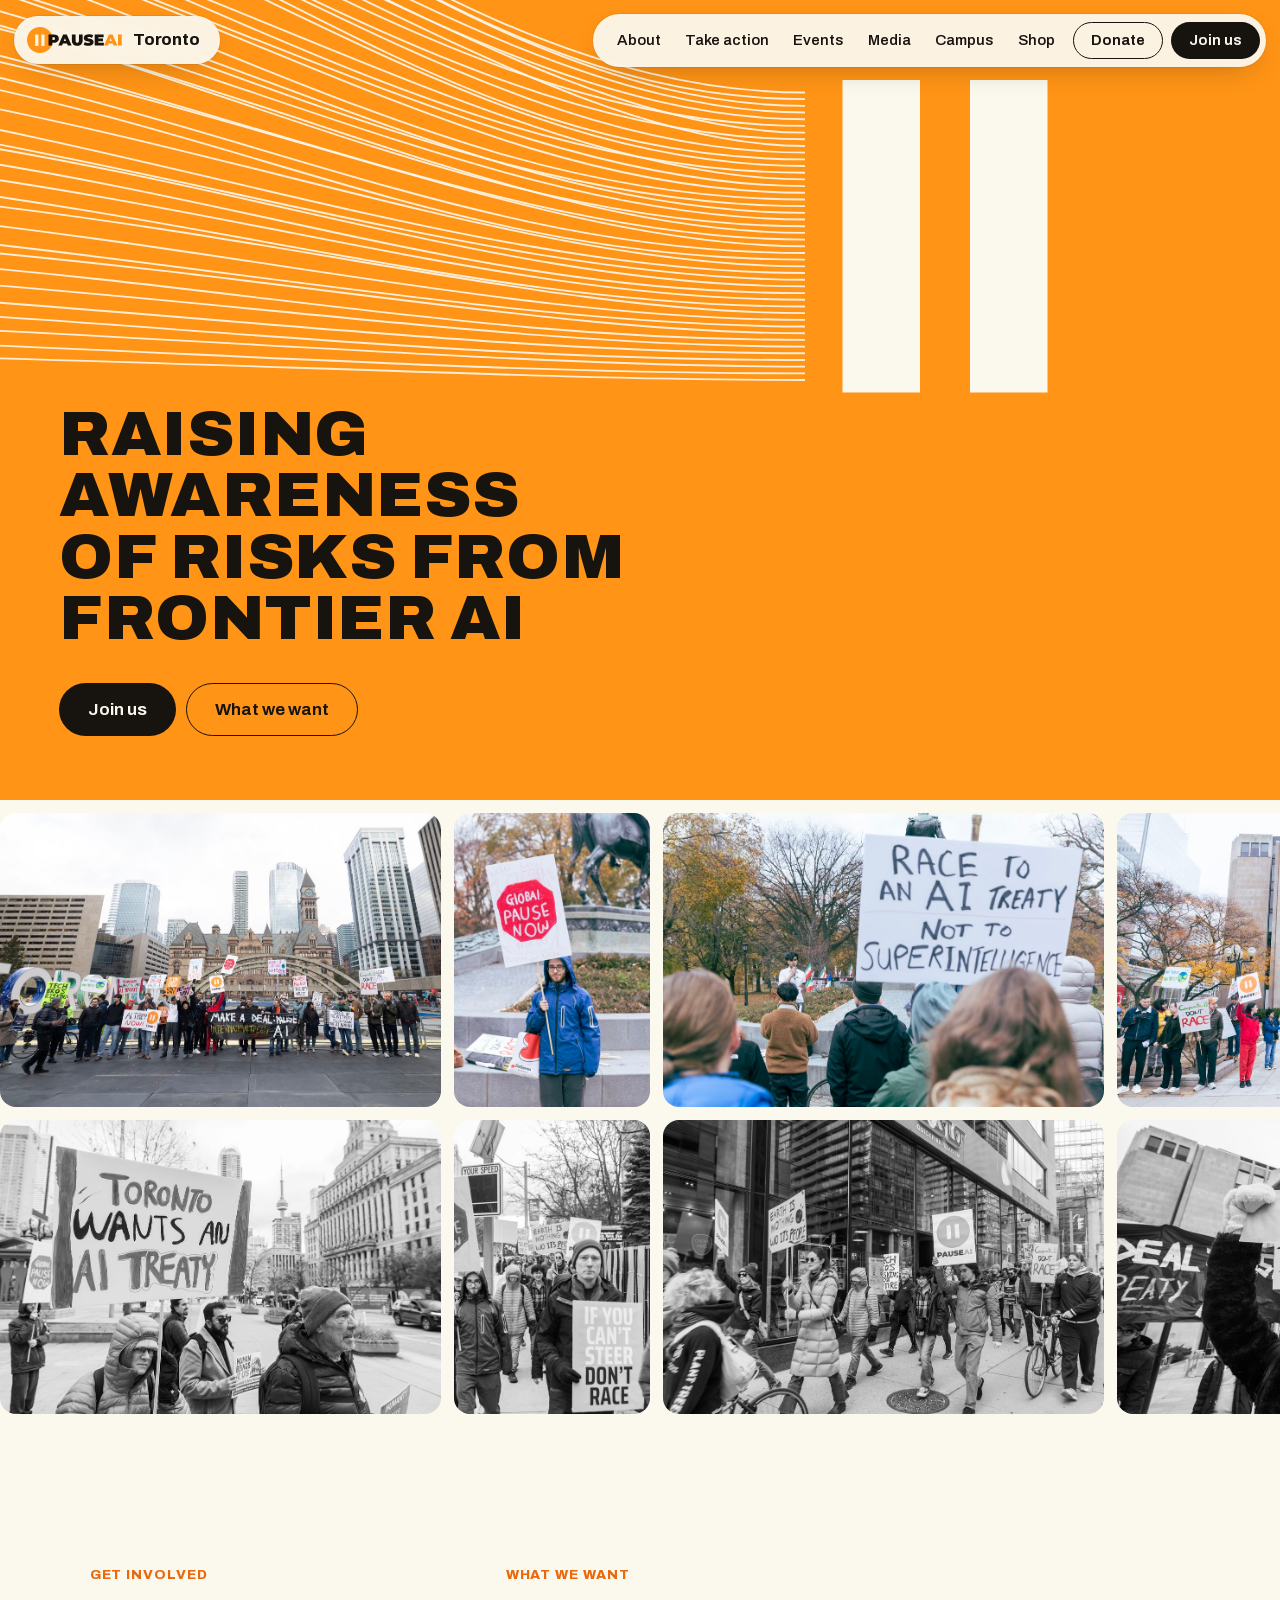
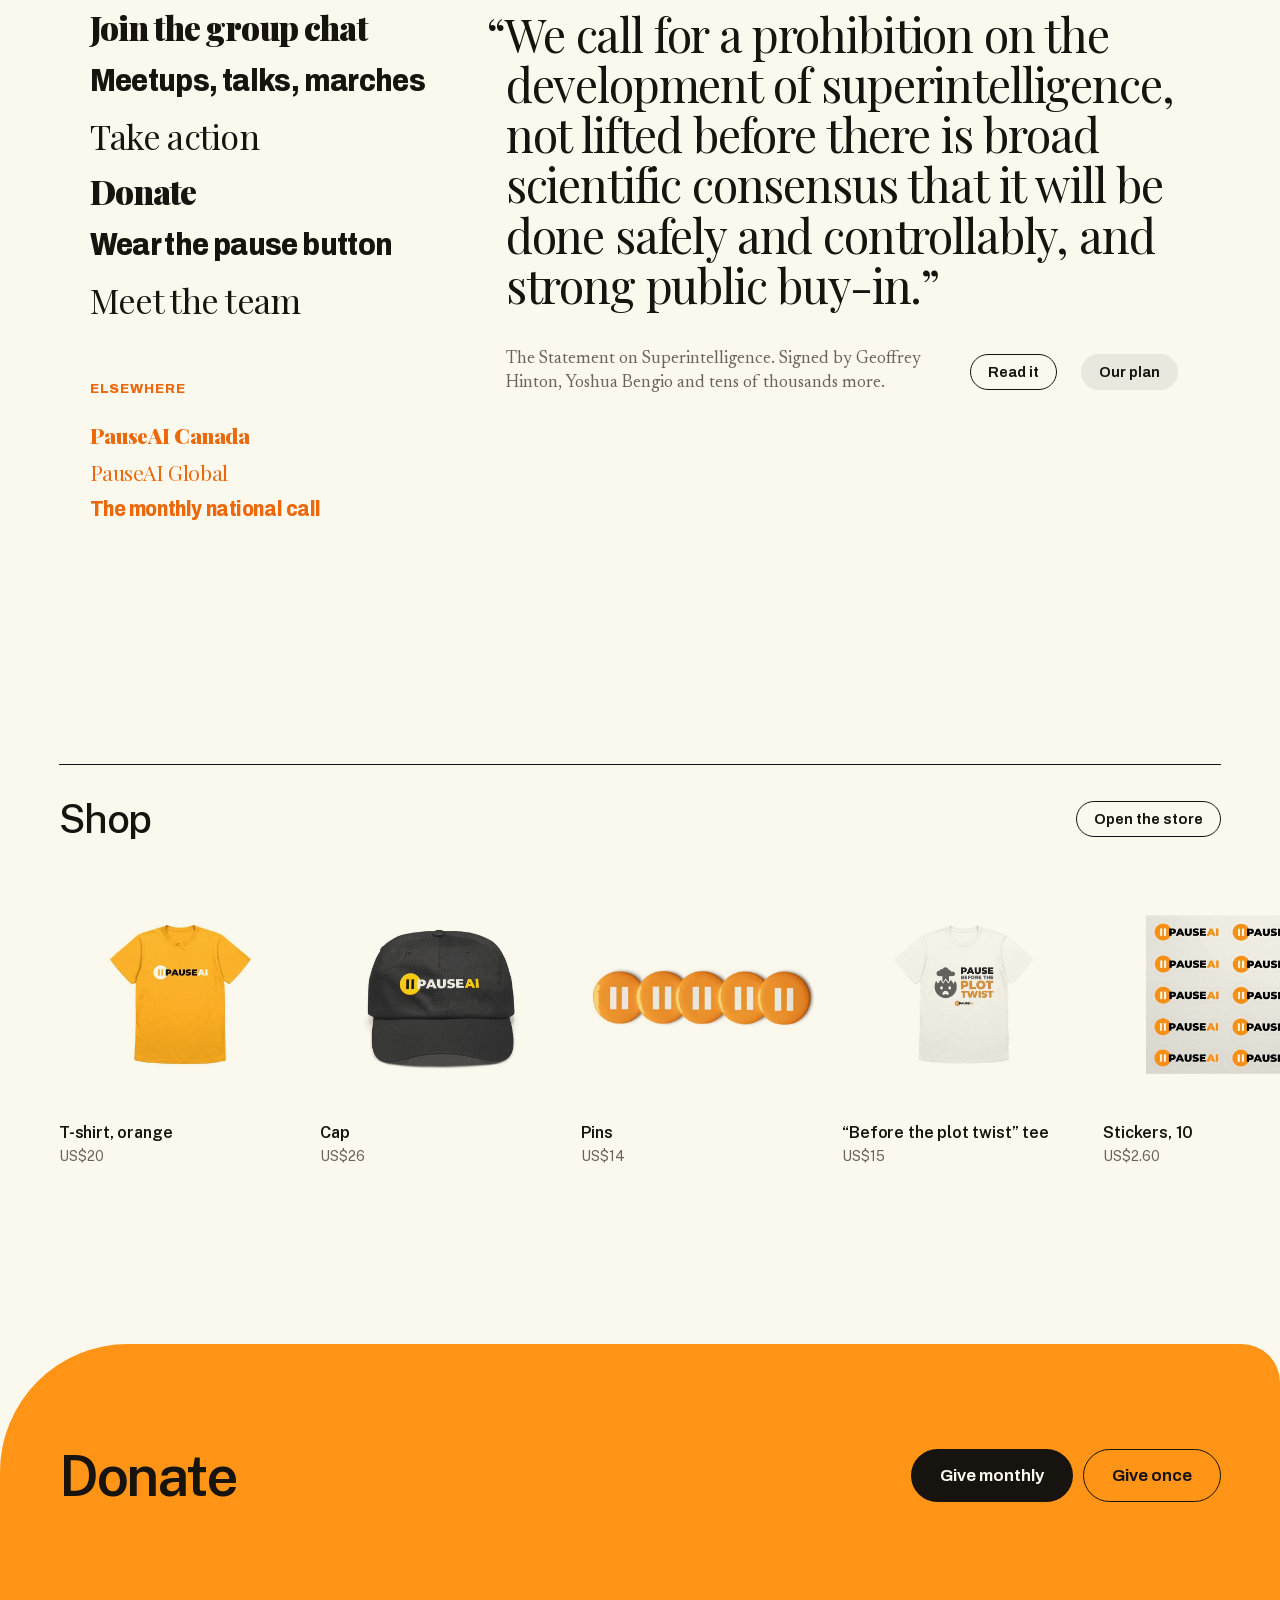
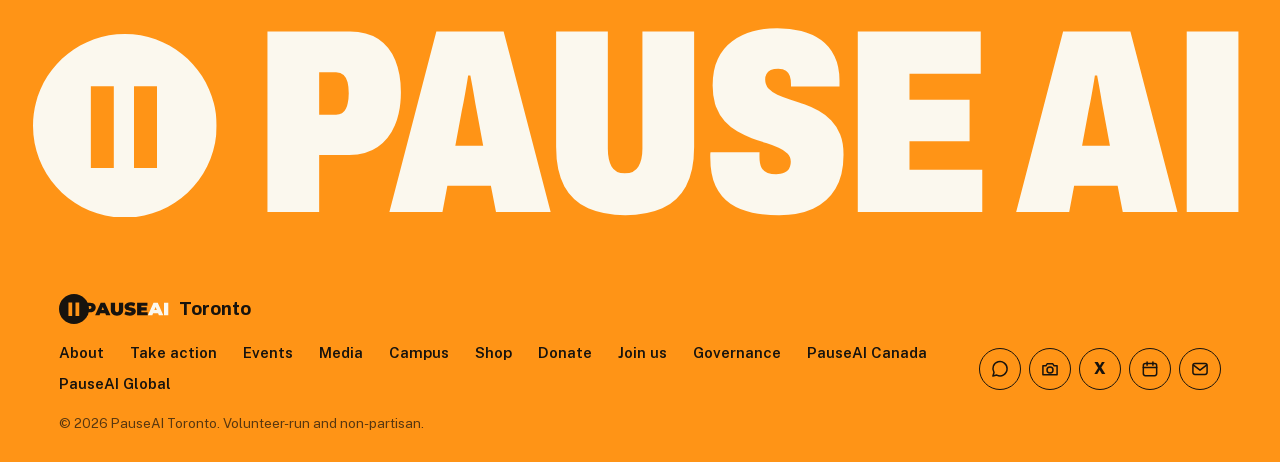
<file: index.html>
<!doctype html>
<html lang="en-CA">
<head>
<meta charset="utf-8">
<meta name="viewport" content="width=device-width, initial-scale=1">
<title>PauseAI Toronto: raising awareness of risks from frontier AI</title>
<meta name="description" content="Volunteers in Toronto raising awareness of risks from frontier AI, and asking Canada to help lead a treaty that stops the race to superintelligence.">
<link rel="canonical" href="https://pauseaitoronto.info/">
<meta name="theme-color" content="#FF9416">
<link rel="icon" href="favicon.svg" type="image/svg+xml">
<link rel="icon" href="assets/favicon-32.png" sizes="32x32" type="image/png">
<link rel="apple-touch-icon" href="assets/apple-touch-icon.png">
<meta property="og:type" content="website">
<meta property="og:site_name" content="PauseAI Toronto">
<meta property="og:locale" content="en_CA">
<meta property="og:title" content="PauseAI Toronto">
<meta property="og:description" content="Volunteers in Toronto raising awareness of risks from frontier AI, and asking Canada to help lead a treaty that stops the race to superintelligence.">
<meta property="og:url" content="https://pauseaitoronto.info/">
<meta property="og:image" content="https://pauseaitoronto.info/assets/og.jpg">
<meta property="og:image:width" content="1200">
<meta property="og:image:height" content="630">
<meta property="og:image:alt" content="PauseAI Toronto: raising awareness of risks from frontier AI.">
<meta name="twitter:card" content="summary_large_image">
<link rel="preload" href="assets/fonts/playfair-var.woff2" as="font" type="font/woff2" crossorigin>
<link rel="preload" href="assets/fonts/publicsans-var.woff2" as="font" type="font/woff2" crossorigin>
<link rel="preload" href="assets/fonts/archivo-var.woff2" as="font" type="font/woff2" crossorigin>
<link rel="stylesheet" href="assets/site.css?v=4f85ae3fd9">
<script>document.documentElement.classList.add('js')</script>
<script type="application/ld+json">{"@context":"https://schema.org","@type":"Organization","name":"PauseAI Toronto","url":"https://pauseaitoronto.info/","email":"team@pauseaitoronto.info","logo":"https://pauseaitoronto.info/favicon.svg","parentOrganization":{"@type":"Organization","name":"PauseAI Canada","url":"https://pauseai.ca/"},"areaServed":"Toronto, Ontario, Canada"}</script>
</head>
<body class="home">
<svg width="0" height="0" style="position:absolute" aria-hidden="true" focusable="false">
  <symbol id="pai" viewBox="0 0 243 66">
    <path style="fill:var(--lc)" fill-rule="evenodd" clip-rule="evenodd" d="M66 33C66 51.2254 51.2254 66 33 66C14.7746 66 0 51.2254 0 33C0 14.7746 14.7746 0 33 0C51.2254 0 66 14.7746 66 33ZM20.7902 18.8101H29.0402V48.1801H20.7902V18.8101ZM44.5504 18.8101H36.3004V48.1801H44.5504V18.8101Z"/>
    <path style="fill:var(--lp)" d="M54.6042 47V19H68.0842C70.6976 19 72.9509 19.4267 74.8442 20.28C76.7642 21.1333 78.2442 22.36 79.2842 23.96C80.3242 25.5333 80.8442 27.4 80.8442 29.56C80.8442 31.72 80.3242 33.5867 79.2842 35.16C78.2442 36.7333 76.7642 37.96 74.8442 38.84C72.9509 39.6933 70.6976 40.12 68.0842 40.12H59.8442L64.0442 36.08V47H54.6042ZM64.0442 37.12L59.8442 32.84H67.4842C68.7909 32.84 69.7509 32.5467 70.3642 31.96C71.0042 31.3733 71.3242 30.5733 71.3242 29.56C71.3242 28.5467 71.0042 27.7467 70.3642 27.16C69.7509 26.5733 68.7909 26.28 67.4842 26.28H59.8442L64.0442 22V37.12ZM79.4939 47L91.7339 19H101.014L113.254 47H103.494L94.4539 23.48H98.1339L89.0939 47H79.4939ZM86.7739 42.12L89.1739 35.32H102.054L104.454 42.12H86.7739ZM127.575 47.64C123.281 47.64 119.935 46.48 117.535 44.16C115.135 41.84 113.935 38.5867 113.935 34.4V19H123.375V34.12C123.375 36.2533 123.761 37.7733 124.535 38.68C125.308 39.56 126.348 40 127.655 40C128.988 40 130.028 39.56 130.775 38.68C131.548 37.7733 131.935 36.2533 131.935 34.12V19H141.215V34.4C141.215 38.5867 140.015 41.84 137.615 44.16C135.215 46.48 131.868 47.64 127.575 47.64ZM155.982 47.64C153.635 47.64 151.368 47.3733 149.182 46.84C146.995 46.3067 145.195 45.6133 143.782 44.76L146.822 37.88C148.155 38.6533 149.635 39.28 151.262 39.76C152.915 40.2133 154.515 40.44 156.062 40.44C156.968 40.44 157.675 40.3867 158.182 40.28C158.715 40.1467 159.102 39.9733 159.342 39.76C159.582 39.52 159.702 39.24 159.702 38.92C159.702 38.4133 159.422 38.0133 158.862 37.72C158.302 37.4267 157.555 37.1867 156.622 37C155.715 36.7867 154.715 36.5733 153.622 36.36C152.528 36.12 151.422 35.8133 150.302 35.44C149.208 35.0667 148.195 34.5733 147.262 33.96C146.355 33.3467 145.622 32.5467 145.062 31.56C144.502 30.5467 144.222 29.2933 144.222 27.8C144.222 26.0667 144.702 24.4933 145.662 23.08C146.648 21.64 148.102 20.4933 150.022 19.64C151.968 18.7867 154.382 18.36 157.262 18.36C159.155 18.36 161.022 18.56 162.862 18.96C164.702 19.36 166.355 19.9733 167.822 20.8L164.982 27.64C163.595 26.9467 162.248 26.4267 160.942 26.08C159.662 25.7333 158.408 25.56 157.182 25.56C156.275 25.56 155.555 25.64 155.022 25.8C154.488 25.96 154.102 26.1733 153.862 26.44C153.648 26.7067 153.542 27 153.542 27.32C153.542 27.8 153.822 28.1867 154.382 28.48C154.942 28.7467 155.675 28.9733 156.582 29.16C157.515 29.3467 158.528 29.5467 159.622 29.76C160.742 29.9733 161.848 30.2667 162.942 30.64C164.035 31.0133 165.035 31.5067 165.942 32.12C166.875 32.7333 167.622 33.5333 168.182 34.52C168.742 35.5067 169.022 36.7333 169.022 38.2C169.022 39.9067 168.528 41.48 167.542 42.92C166.582 44.3333 165.142 45.48 163.222 46.36C161.302 47.2133 158.888 47.64 155.982 47.64ZM180.471 29.4H192.951V36.2H180.471V29.4ZM181.111 39.88H195.111V47H171.831V19H194.591V26.12H181.111V39.88Z"/>
    <path style="fill:var(--la)" d="M195.705 47L207.945 19H217.225L229.465 47H219.705L210.665 23.48H214.345L205.305 47H195.705ZM202.985 42.12L205.385 35.32H218.265L220.665 42.12H202.985ZM230.971 47V19H240.411V47H230.971Z"/>
  </symbol>
  <symbol id="pd" viewBox="0 0 66 66"><path fill="#FF9416" fill-rule="evenodd" d="M66 33C66 51.2254 51.2254 66 33 66C14.7746 66 0 51.2254 0 33C0 14.7746 14.7746 0 33 0C51.2254 0 66 14.7746 66 33ZM20.7902 18.8101H29.0402V48.1801H20.7902V18.8101ZM44.5504 18.8101H36.3004V48.1801H44.5504V18.8101Z"/></symbol>
  <symbol id="i-chat" viewBox="0 0 24 24"><path fill="none" stroke="currentColor" stroke-width="1.8" stroke-linejoin="round" d="M20.5 11.8a8.5 8.5 0 0 1-12.4 7.5L3.5 20.5l1.3-4.4A8.5 8.5 0 1 1 20.5 11.8z"/></symbol>
  <symbol id="i-cam" viewBox="0 0 24 24"><g fill="none" stroke="currentColor" stroke-width="1.8" stroke-linejoin="round"><path d="M3.5 8.2h3.6l1.5-2.4h6.8l1.5 2.4h3.6v10.6h-17z"/><circle cx="12" cy="13.2" r="3.6"/></g></symbol>
  <symbol id="i-cal" viewBox="0 0 24 24"><g fill="none" stroke="currentColor" stroke-width="1.8" stroke-linecap="round" stroke-linejoin="round"><rect x="4" y="5.5" width="16" height="14.5" rx="2.5"/><path d="M4 10.2h16M8.5 3.5v4M15.5 3.5v4"/></g></symbol>
  <symbol id="i-mail" viewBox="0 0 24 24"><g fill="none" stroke="currentColor" stroke-width="1.8" stroke-linecap="round" stroke-linejoin="round"><rect x="3.5" y="5.5" width="17" height="13" rx="2.5"/><path d="M4.2 7.4l7.8 6 7.8-6"/></g></symbol>
  <symbol id="pdw" viewBox="0 0 66 66"><path fill="#FBF8EE" fill-rule="evenodd" d="M66 33C66 51.2254 51.2254 66 33 66C14.7746 66 0 51.2254 0 33C0 14.7746 14.7746 0 33 0C51.2254 0 66 14.7746 66 33ZM20.7902 18.8101H29.0402V48.1801H20.7902V18.8101ZM44.5504 18.8101H36.3004V48.1801H44.5504V18.8101Z"/></symbol>
</svg>
<a class="skip" href="#main">Skip to content</a>
<header class="top" id="top">
  <a class="chip brand" href="index.html" aria-label="PauseAI Toronto, home">
    <svg class="brand-logo" viewBox="0 0 243 66" aria-hidden="true"><use href="#pai"/></svg>
    <span class="brand-city">Toronto</span>
  </a>
  <nav class="chip nav" id="nav" aria-label="Main">
    <a class="nav-link" href="about.html">About</a>
    <a class="nav-link" href="campaigns.html">Take action</a>
    <a class="nav-link" href="https://luma.com/pauseaitoronto">Events</a>
    <a class="nav-link" href="media.html">Media</a>
    <a class="nav-link" href="campus.html">Campus</a>
    <a class="nav-link" href="index.html#shop">Shop</a>
    <a class="pill pill-line pill-sm" href="donate.html">Donate</a>
    <a class="pill pill-ink pill-sm" href="join.html">Join us</a>
  </nav>
  <button class="chip menu" type="button" aria-expanded="false" aria-controls="nav">Menu</button>
</header>
<main id="main">

<section class="hero" aria-labelledby="hero-title">
  <svg class="hero-art" viewBox="0 0 1440 640" preserveAspectRatio="xMaxYMin slice" aria-hidden="true" data-reveal><path class="rl" pathLength="1" d="M-20 -330 C 425 -330, 698 74.0, 1060 74.0"/><path class="rl" pathLength="1" d="M-20 -316 C 471 -316, 689 79.3, 1060 79.3"/><path class="rl" pathLength="1" d="M-20 -302 C 455 -302, 724 84.7, 1060 84.7"/><path class="rl" pathLength="1" d="M-20 -287 C 388 -287, 741 90.0, 1060 90.0"/><path class="rl" pathLength="1" d="M-20 -273 C 385 -273, 732 95.4, 1060 95.4"/><path class="rl" pathLength="1" d="M-20 -259 C 390 -259, 691 100.7, 1060 100.7"/><path class="rl" pathLength="1" d="M-20 -245 C 439 -245, 779 106.1, 1060 106.1"/><path class="rl" pathLength="1" d="M-20 -231 C 397 -231, 707 111.4, 1060 111.4"/><path class="rl" pathLength="1" d="M-20 -217 C 468 -217, 794 116.8, 1060 116.8"/><path class="rl" pathLength="1" d="M-20 -202 C 461 -202, 728 122.1, 1060 122.1"/><path class="rl" pathLength="1" d="M-20 -188 C 517 -188, 686 127.5, 1060 127.5"/><path class="rl" pathLength="1" d="M-20 -174 C 500 -174, 715 132.8, 1060 132.8"/><path class="rl" pathLength="1" d="M-20 -160 C 400 -160, 694 138.2, 1060 138.2"/><path class="rl" pathLength="1" d="M-20 -146 C 423 -146, 778 143.5, 1060 143.5"/><path class="rl" pathLength="1" d="M-20 -131 C 405 -131, 750 148.9, 1060 148.9"/><path class="rl" pathLength="1" d="M-20 -117 C 469 -117, 725 154.2, 1060 154.2"/><path class="rl" pathLength="1" d="M-20 -103 C 457 -103, 688 159.6, 1060 159.6"/><path class="rl" pathLength="1" d="M-20 -89 C 388 -89, 705 164.9, 1060 164.9"/><path class="rl" pathLength="1" d="M-20 -75 C 475 -75, 731 170.3, 1060 170.3"/><path class="rl" pathLength="1" d="M-20 -60 C 424 -60, 750 175.6, 1060 175.6"/><path class="rl" pathLength="1" d="M-20 -46 C 443 -46, 716 181.0, 1060 181.0"/><path class="rl" pathLength="1" d="M-20 -32 C 491 -32, 764 186.3, 1060 186.3"/><path class="rl" pathLength="1" d="M-20 -18 C 414 -18, 749 191.7, 1060 191.7"/><path class="rl" pathLength="1" d="M-20 -4 C 454 -4, 785 197.0, 1060 197.0"/><path class="rl" pathLength="1" d="M-20 10 C 482 10, 715 202.4, 1060 202.4"/><path class="rl" pathLength="1" d="M-20 25 C 517 25, 694 207.7, 1060 207.7"/><path class="rl" pathLength="1" d="M-20 39 C 439 39, 771 213.1, 1060 213.1"/><path class="rl" pathLength="1" d="M-20 53 C 401 53, 739 218.4, 1060 218.4"/><path class="rl" pathLength="1" d="M-20 67 C 385 67, 760 223.8, 1060 223.8"/><path class="rl" pathLength="1" d="M-20 81 C 487 81, 749 229.1, 1060 229.1"/><path class="rl" pathLength="1" d="M-20 96 C 503 96, 718 234.5, 1060 234.5"/><path class="rl" pathLength="1" d="M-20 110 C 477 110, 751 239.8, 1060 239.8"/><path class="rl" pathLength="1" d="M-20 124 C 461 124, 735 245.2, 1060 245.2"/><path class="rl" pathLength="1" d="M-20 138 C 498 138, 793 250.5, 1060 250.5"/><path class="rl" pathLength="1" d="M-20 152 C 446 152, 760 255.9, 1060 255.9"/><path class="rl" pathLength="1" d="M-20 167 C 388 167, 764 261.2, 1060 261.2"/><path class="rl" pathLength="1" d="M-20 181 C 471 181, 799 266.6, 1060 266.6"/><path class="rl" pathLength="1" d="M-20 195 C 495 195, 714 271.9, 1060 271.9"/><path class="rl" pathLength="1" d="M-20 209 C 434 209, 760 277.3, 1060 277.3"/><path class="rl" pathLength="1" d="M-20 223 C 383 223, 735 282.6, 1060 282.6"/><path class="rl" pathLength="1" d="M-20 237 C 404 237, 694 288.0, 1060 288.0"/><path class="rl" pathLength="1" d="M-20 252 C 388 252, 772 293.3, 1060 293.3"/><path class="rl" pathLength="1" d="M-20 266 C 398 266, 710 298.7, 1060 298.7"/><path class="rl" pathLength="1" d="M-20 280 C 435 280, 785 304.0, 1060 304.0"/><rect class="rb" x="1090" y="64" width="62" height="250"/><rect class="rb" x="1192" y="64" width="62" height="250"/></svg>
  <div class="hero-copy">
    <h1 id="hero-title">Raising awareness of risks from frontier AI</h1>
    <div class="actions">
      <a class="pill pill-ink pill-lg" href="join.html">Join us</a>
      <a class="pill pill-line pill-lg" href="#want">What we want</a>
    </div>
  </div>
</section>

<section class="wall" aria-label="Photos from the Toronto AI Treaty March, 14 November 2026">
  <div class="wall-row"><div class="wall-track"><ul><li><img src="assets/img/w-square.jpg" width="1019" height="680" alt="A long line of marchers with signs and a black banner reading “Make a deal: pause AI. International treaty” in Nathan Phillips Square, Old City Hall behind them." decoding="async"></li><li><img src="assets/img/w-global-pause.jpg" width="454" height="680" alt="A marcher in a blue jacket holds a hand-drawn stop sign reading “Global pause now” beside the equestrian statue at Queen’s Park." decoding="async"></li><li><img src="assets/img/w-race-to-treaty.jpg" width="1019" height="680" alt="A hand-lettered sign, “Race to an AI treaty, not to superintelligence”, above a crowd listening to a speaker." decoding="async"></li><li><img src="assets/img/w-plaza.jpg" width="1019" height="680" alt="Marchers with signs and a black banner spread out across a plaza in front of a stone building." decoding="async"></li><li><img src="assets/img/w-make-a-deal.jpg" width="1020" height="680" alt="A sign reading “Make a deal, pause AI” held up against the downtown skyline, the CN Tower in the distance." decoding="async"></li><li><img src="assets/img/w-banner.jpg" width="1019" height="680" alt="Marchers hold up a black banner: “Make a deal: pause AI. International treaty”. A smaller sign reads “AI treaty now!”" decoding="async"></li><li><img src="assets/img/w-one-planet.jpg" width="1019" height="680" alt="A sign with a painted globe, “One planet, one treaty”, in the foreground as a speaker addresses the crowd." decoding="async"></li><li><img src="assets/img/w-freeze.jpg" width="1019" height="680" alt="Marchers stand with signs reading “Freeze the AI race”, “Race to an AI treaty, not to superintelligence” and “Global pause now”." decoding="async"></li></ul><ul aria-hidden="true"><li><img src="assets/img/w-square.jpg" width="1019" height="680" alt="" decoding="async"></li><li><img src="assets/img/w-global-pause.jpg" width="454" height="680" alt="" decoding="async"></li><li><img src="assets/img/w-race-to-treaty.jpg" width="1019" height="680" alt="" decoding="async"></li><li><img src="assets/img/w-plaza.jpg" width="1019" height="680" alt="" decoding="async"></li><li><img src="assets/img/w-make-a-deal.jpg" width="1020" height="680" alt="" decoding="async"></li><li><img src="assets/img/w-banner.jpg" width="1019" height="680" alt="" decoding="async"></li><li><img src="assets/img/w-one-planet.jpg" width="1019" height="680" alt="" decoding="async"></li><li><img src="assets/img/w-freeze.jpg" width="1019" height="680" alt="" decoding="async"></li></ul></div></div>
  <div class="wall-row rev"><div class="wall-track"><ul><li><img src="assets/img/w-toronto-wants.jpg" width="1019" height="680" alt="A marcher’s hand-painted sign, “Toronto wants an AI treaty”, with the CN Tower in the distance." decoding="async"></li><li><img src="assets/img/w-steer.jpg" width="454" height="680" alt="Marchers on a sidewalk; the nearest carries a sign reading “If you can’t steer, don’t race”. Behind, a sign reads “Earth is nothing w/o its people”." decoding="async"></li><li><img src="assets/img/w-street.jpg" width="1019" height="680" alt="Marchers walk past a glass storefront carrying signs, among them the PauseAI pause symbol and “Earth is nothing w/o its people”." decoding="async"></li><li><img src="assets/img/w-treaty-now.jpg" width="1019" height="680" alt="A marcher in a fur hat holds a sign overhead: “AI treaty now”. Behind, signs read “Treaty first” and “Toronto wants an AI treaty”." decoding="async"></li><li><img src="assets/img/w-crowd.jpg" width="1019" height="680" alt="A crowd in a park listens to the speeches. Signs read “No RSI, no ASI, treaty first” and “One planet, one treaty”." decoding="async"></li><li><img src="assets/img/w-megaphone.jpg" width="1019" height="680" alt="A speaker reads from a page into a megaphone. Behind, marchers hold the “Make a deal: pause AI” banner." decoding="async"></li></ul><ul aria-hidden="true"><li><img src="assets/img/w-toronto-wants.jpg" width="1019" height="680" alt="" decoding="async"></li><li><img src="assets/img/w-steer.jpg" width="454" height="680" alt="" decoding="async"></li><li><img src="assets/img/w-street.jpg" width="1019" height="680" alt="" decoding="async"></li><li><img src="assets/img/w-treaty-now.jpg" width="1019" height="680" alt="" decoding="async"></li><li><img src="assets/img/w-crowd.jpg" width="1019" height="680" alt="" decoding="async"></li><li><img src="assets/img/w-megaphone.jpg" width="1019" height="680" alt="" decoding="async"></li></ul></div></div>
</section>

<section class="toc" id="do">
  <div class="toc-list">
    <h2 class="label">Get involved</h2>
    <ol class="entries">
      <li><a href="https://chat.whatsapp.com/DZ3jcJfqOlE2j4Egu4ZgO1"><span class="t t-a">Join the group chat</span></a></li>
      <li><a href="https://luma.com/pauseaitoronto"><span class="t t-b">Meetups, talks, marches</span></a></li>
      <li><a href="campaigns.html"><span class="t t-c">Take action</span></a></li>
      <li><a href="donate.html"><span class="t t-a">Donate</span></a></li>
      <li><a href="#shop"><span class="t t-b">Wear the pause button</span></a></li>
      <li><a href="about.html#team"><span class="t t-c">Meet the team</span></a></li>
    </ol>
    <h2 class="label label-quiet">Elsewhere</h2>
    <ol class="entries entries-quiet">
      <li><a href="https://pauseai.ca"><span class="t t-a">PauseAI Canada</span></a></li>
      <li><a href="https://pauseai.info"><span class="t t-c">PauseAI Global</span></a></li>
      <li><a href="https://luma.com/calendar/cal-tsYv79s4aTQC16Q"><span class="t t-b">The monthly national call</span></a></li>
    </ol>
  </div>

  <figure class="quote" id="want">
    <h2 class="label">What we want</h2>
    <blockquote cite="https://superintelligence-statement.org/">
      <p>“We call for a prohibition on the development of superintelligence, not lifted before there is broad scientific consensus that it will be done safely and controllably, and strong public buy-in.”</p>
    </blockquote>
    <figcaption>
      <span>The Statement on Superintelligence. Signed by Geoffrey Hinton, Yoshua Bengio and tens of thousands more.</span>
      <a class="pill pill-line pill-sm" href="https://superintelligence-statement.org/">Read it</a>
      <a class="pill pill-soft pill-sm" href="about.html">Our plan</a>
    </figcaption>
  </figure>
</section>

<section class="shop pro sec" id="shop" aria-labelledby="shop-title">
  <div class="shop-head">
    <h2 class="h-sec" id="shop-title">Shop</h2>
    <a class="pill pill-line pill-sm" href="https://pauseai-shop.fourthwall.com">Open the store</a>
  </div>
  <ul class="rack">
    <li><a href="https://pauseai-shop.fourthwall.com/products/pauseai-t-shirt-orange"><img src="assets/img/shop/pauseai-t-shirt-orange.jpg" width="720" height="720" loading="lazy" decoding="async" alt="PauseAI T-Shirt (orange)"><b>T-shirt, orange</b><span>US$20</span></a></li>
    <li><a href="https://pauseai-shop.fourthwall.com/products/pauseai-cap"><img src="assets/img/shop/pauseai-cap.jpg" width="720" height="720" loading="lazy" decoding="async" alt="PauseAI cap"><b>Cap</b><span>US$26</span></a></li>
    <li><a href="https://pauseai-shop.fourthwall.com/products/pauseai-pins"><img src="assets/img/shop/pauseai-pins.jpg" width="720" height="720" loading="lazy" decoding="async" alt="PauseAI pins"><b>Pins</b><span>US$14</span></a></li>
    <li><a href="https://pauseai-shop.fourthwall.com/products/pauseai-before-the-plot-twist-white"><img src="assets/img/shop/pauseai-before-the-plot-twist-white.jpg" width="720" height="720" loading="lazy" decoding="async" alt="PauseAI Before the Plot Twist (White)"><b>“Before the plot twist” tee</b><span>US$15</span></a></li>
    <li><a href="https://pauseai-shop.fourthwall.com/products/10-pauseai-stickers"><img src="assets/img/shop/10-pauseai-stickers.jpg" width="720" height="720" loading="lazy" decoding="async" alt="10 PauseAI Stickers"><b>Stickers, 10</b><span>US$2.60</span></a></li>
    <li><a href="https://pauseai-shop.fourthwall.com/products/white-bomber-jacket-unisex"><img src="assets/img/shop/white-bomber-jacket-unisex.jpg" width="720" height="720" loading="lazy" decoding="async" alt="White Bomber Jacket (Unisex)"><b>Bomber jacket</b><span>US$49</span></a></li>
    <li><a href="https://pauseai-shop.fourthwall.com/products/pauseai-t-shirt-2"><img src="assets/img/shop/pauseai-t-shirt-2.jpg" width="720" height="720" loading="lazy" decoding="async" alt="PauseAI T-Shirt"><b>T-shirt, black</b><span>US$25</span></a></li>
    <li><a href="https://pauseai-shop.fourthwall.com/products/black-pause-ai-beanie-hat"><img src="assets/img/shop/black-pause-ai-beanie-hat.jpg" width="720" height="720" loading="lazy" decoding="async" alt="Black Pause AI Beanie Hat"><b>Beanie</b><span>US$24</span></a></li>
    <li><a href="https://pauseai-shop.fourthwall.com/products/large-tote-bag-orange-black"><img src="assets/img/shop/large-tote-bag-orange-black.jpg" width="720" height="720" loading="lazy" decoding="async" alt="Large Tote Bag - Orange/Black"><b>Tote, orange</b><span>US$28</span></a></li>
    <li><a href="https://pauseai-shop.fourthwall.com/products/compute-cap"><img src="assets/img/shop/compute-cap.jpg" width="720" height="720" loading="lazy" decoding="async" alt="Compute Cap"><b>Compute cap</b><span>US$23</span></a></li>
    <li><a href="https://pauseai-shop.fourthwall.com/products/gradient-style-pause-ai-backpack-pink-orange-yellow"><img src="assets/img/shop/gradient-style-pause-ai-backpack-pink-orange-yellow.jpg" width="720" height="720" loading="lazy" decoding="async" alt="Pause AI Backpack (Pink/Orange Gradient)"><b>Backpack, orange</b><span>US$38</span></a></li>
    <li><a href="https://pauseai-shop.fourthwall.com/products/pauseai-notebook"><img src="assets/img/shop/pauseai-notebook.jpg" width="720" height="720" loading="lazy" decoding="async" alt="PauseAI Notebook"><b>Notebook</b><span>US$14</span></a></li>
    <li><a href="https://pauseai-shop.fourthwall.com/products/white-ceramic-pauseai-mug"><img src="assets/img/shop/white-ceramic-pauseai-mug.jpg" width="720" height="720" loading="lazy" decoding="async" alt="White Ceramic PauseAI Mug"><b>Mug</b><span>US$10</span></a></li>
    <li><a href="https://pauseai-shop.fourthwall.com/products/large-gradient-tote-bag-pink-orange"><img src="assets/img/shop/large-gradient-tote-bag-pink-orange.jpg" width="720" height="720" loading="lazy" decoding="async" alt="Large Tote Bag (Pink/Orange Gradient)"><b>Tote, gradient</b><span>US$28</span></a></li>
    <li><a href="https://pauseai-shop.fourthwall.com/products/black-pauseai-water-bottle"><img src="assets/img/shop/black-pauseai-water-bottle.jpg" width="720" height="720" loading="lazy" decoding="async" alt="Black PauseAI Water Bottle"><b>Water bottle, black</b><span>US$23</span></a></li>
    <li><a href="https://pauseai-shop.fourthwall.com/products/gradient-style-pause-ai-backpack-black-grey"><img src="assets/img/shop/gradient-style-pause-ai-backpack-black-grey.jpg" width="720" height="720" loading="lazy" decoding="async" alt="Pause AI Backpack (Black/Grey Gradient)"><b>Backpack, grey</b><span>US$38</span></a></li>
  </ul>
</section>

<section class="give" id="donate" aria-labelledby="donate-title">
  <div class="give-inner pro">
    <div class="give-lead">
      <h2 class="h-sec" id="donate-title">Donate</h2>
    </div>
    <div class="give-cta">
      <div class="actions">
        <a class="pill pill-ink pill-lg" href="donate.html#monthly">Give monthly</a>
        <a class="pill pill-line pill-lg" href="donate.html#once">Give once</a>
      </div>
    </div>
  </div>

  <p class="shout" aria-hidden="true"><svg viewBox="0 0 66 66"><use href="#pdw"/></svg><span>Pause&nbsp;AI</span></p>

  <footer class="foot pro">
    <a class="foot-brand" href="index.html" aria-label="PauseAI Toronto, home"><svg class="brand-logo" viewBox="0 0 243 66" aria-hidden="true"><use href="#pai"/></svg><span class="brand-city">Toronto</span></a>
    <ul class="foot-nav">
      <li><a href="about.html">About</a></li>
      <li><a href="campaigns.html">Take action</a></li>
      <li><a href="https://luma.com/pauseaitoronto">Events</a></li>
      <li><a href="media.html">Media</a></li>
      <li><a href="campus.html">Campus</a></li>
      <li><a href="index.html#shop">Shop</a></li>
      <li><a href="donate.html">Donate</a></li>
      <li><a href="join.html">Join us</a></li>
      <li><a href="about.html#governance">Governance</a></li>
      <li><a href="https://pauseai.ca">PauseAI Canada</a></li>
      <li><a href="https://pauseai.info">PauseAI Global</a></li>
    </ul>
    <ul class="foot-icons">
      <li><a href="https://chat.whatsapp.com/DZ3jcJfqOlE2j4Egu4ZgO1" aria-label="WhatsApp group" title="WhatsApp"><svg viewBox="0 0 24 24" aria-hidden="true"><use href="#i-chat"/></svg></a></li>
      <li><a href="https://www.instagram.com/pauseaicanada/" aria-label="Instagram" title="Instagram"><svg viewBox="0 0 24 24" aria-hidden="true"><use href="#i-cam"/></svg></a></li>
      <li><a href="https://x.com/pauseaicanada" aria-label="X" title="X"><span aria-hidden="true">X</span></a></li>
      <li><a href="https://luma.com/pauseaitoronto" aria-label="Events calendar on Luma" title="Luma calendar"><svg viewBox="0 0 24 24" aria-hidden="true"><use href="#i-cal"/></svg></a></li>
      <li><a href="mailto:team@pauseaitoronto.info" aria-label="Email team@pauseaitoronto.info" title="team@pauseaitoronto.info"><svg viewBox="0 0 24 24" aria-hidden="true"><use href="#i-mail"/></svg></a></li>
    </ul>
    <p class="foot-copy">© 2026 PauseAI Toronto. Volunteer-run and non-partisan.</p>
  </footer>
</section>

</main>
<script src="assets/site.js?v=7b4845e1f9" defer></script>
</body>
</html>
</file>
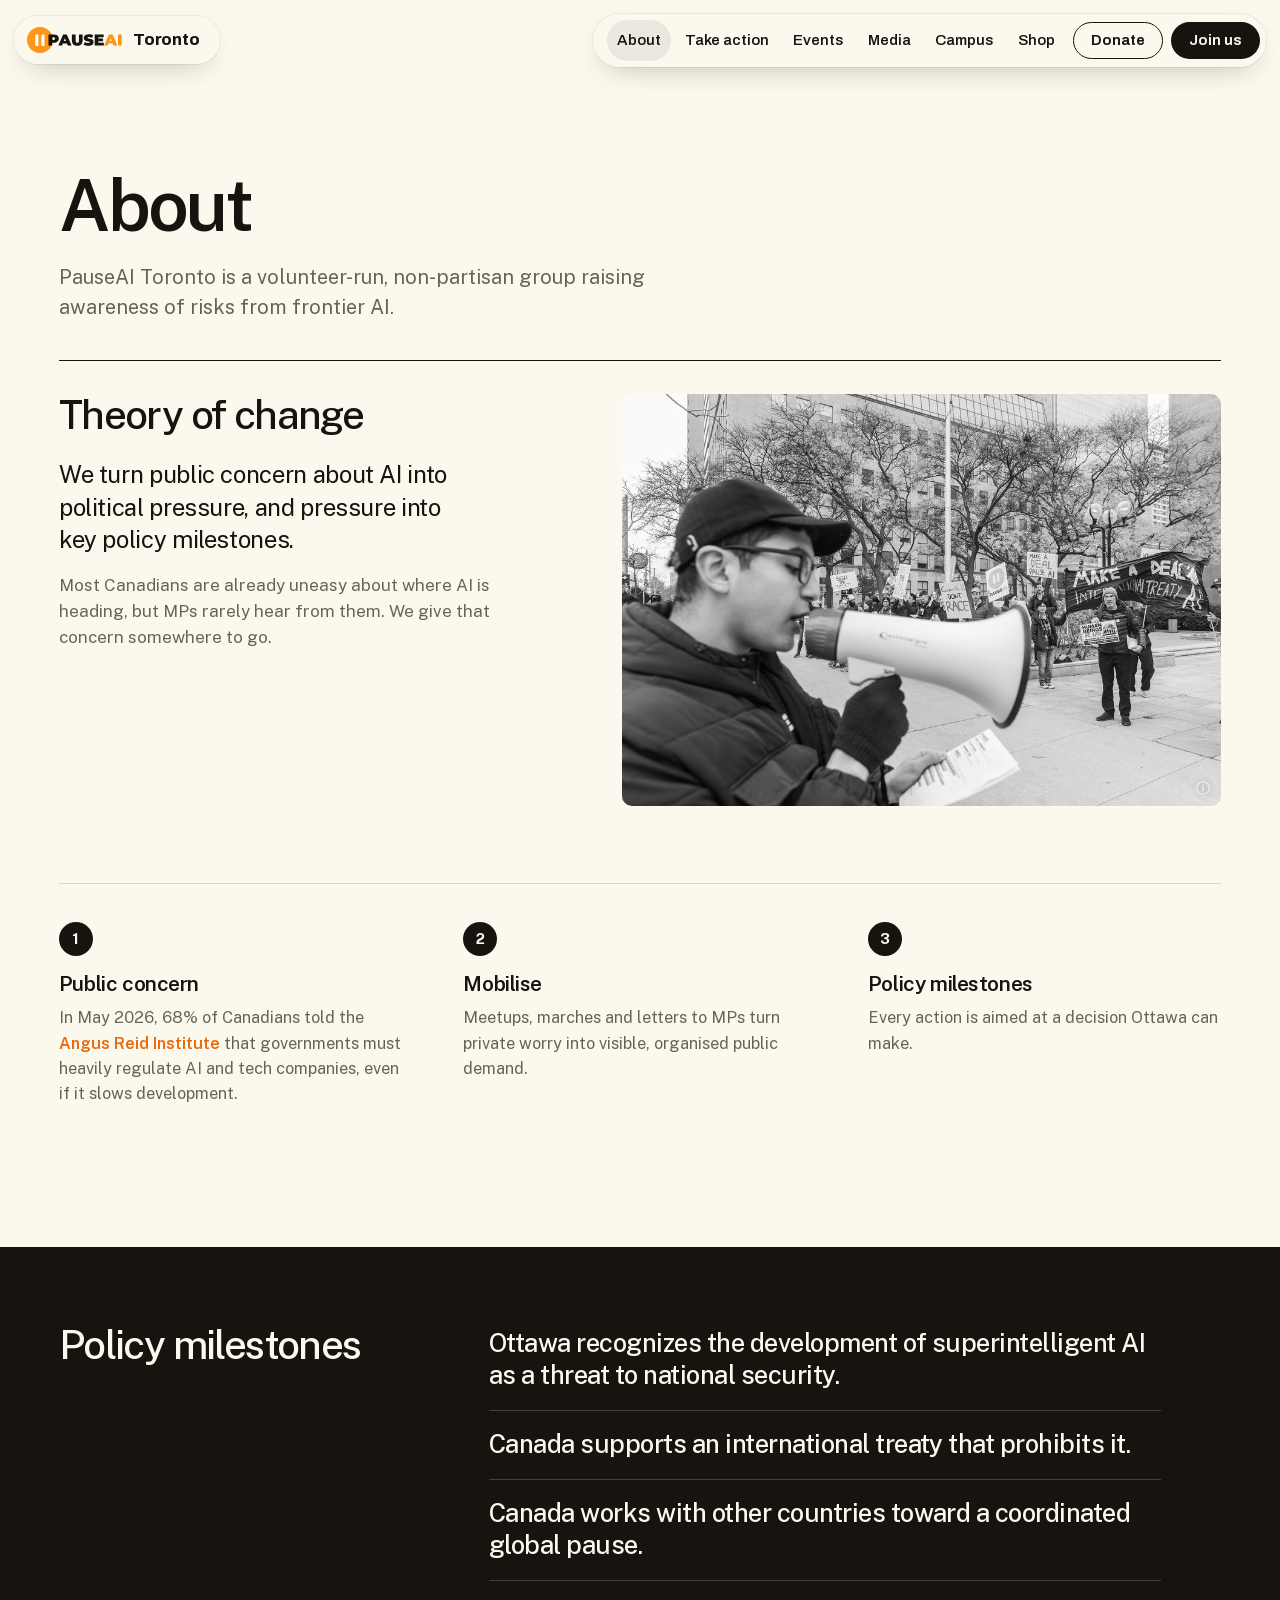
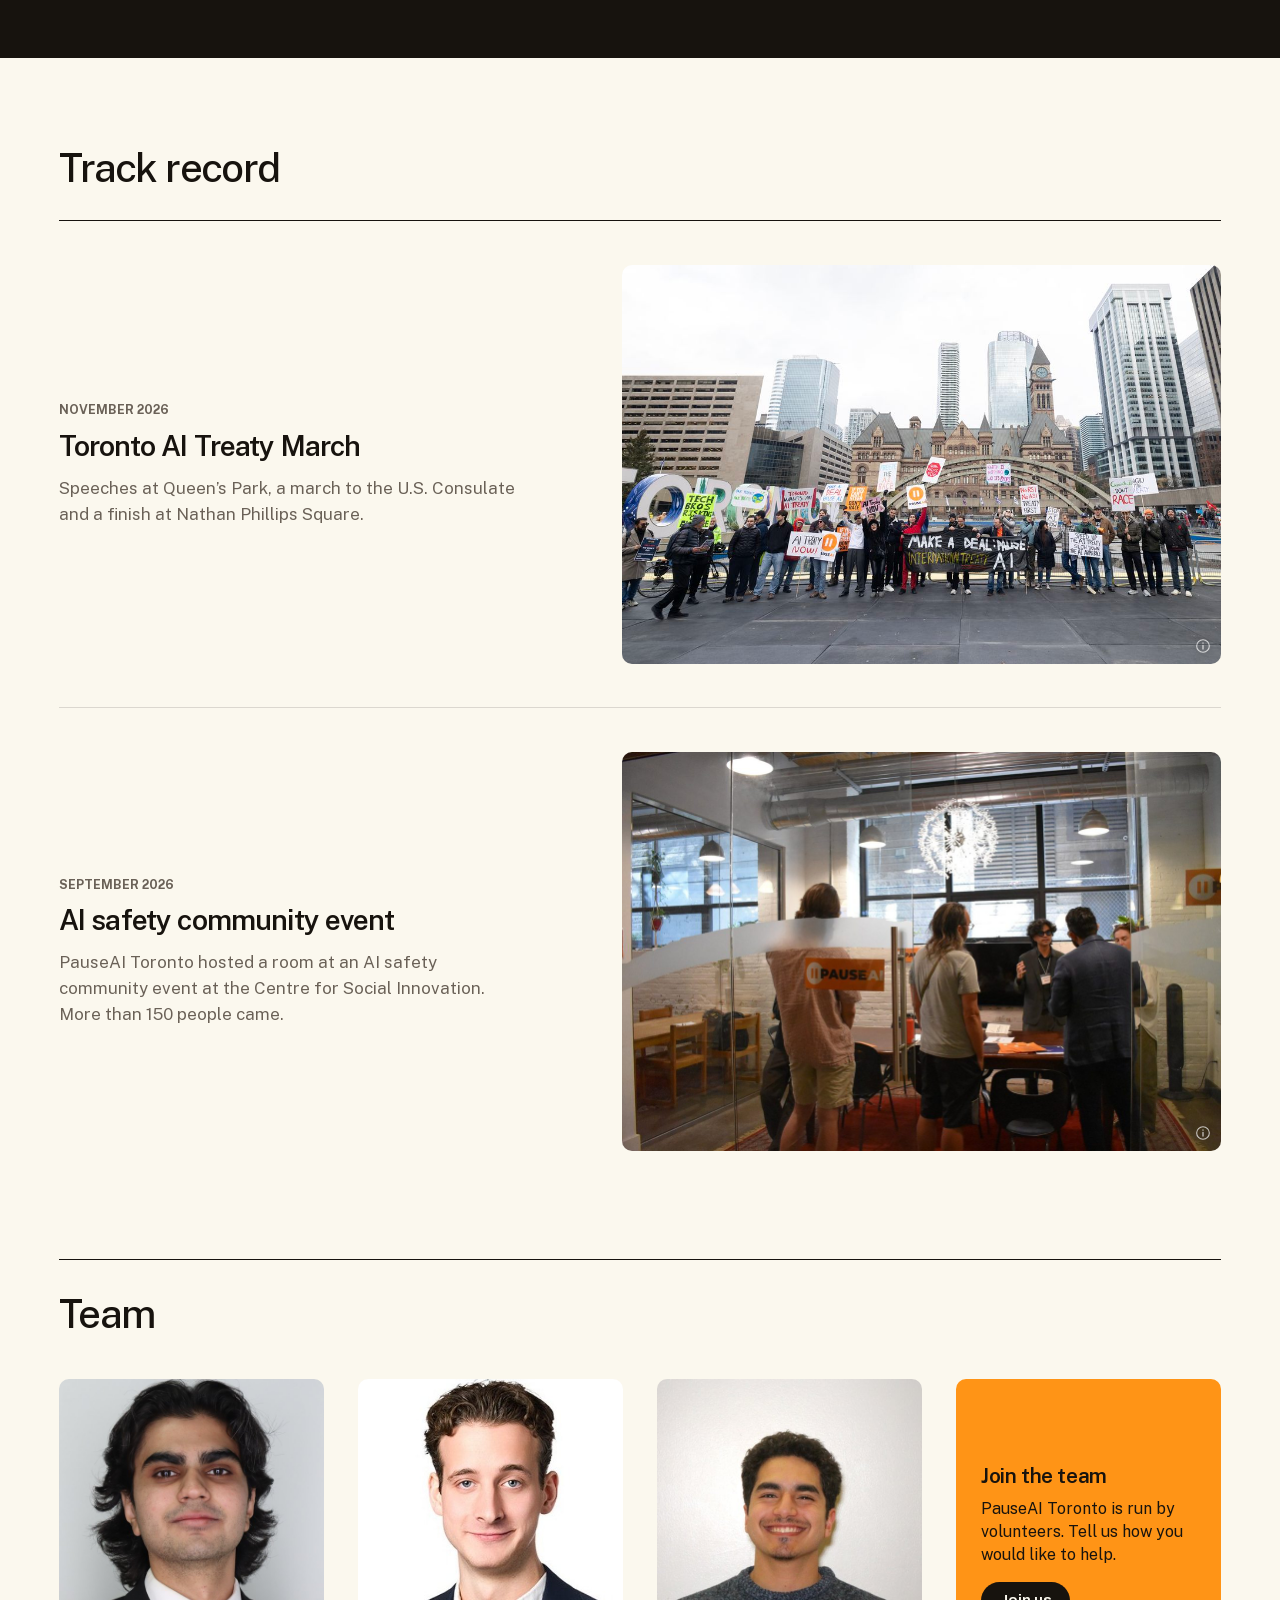
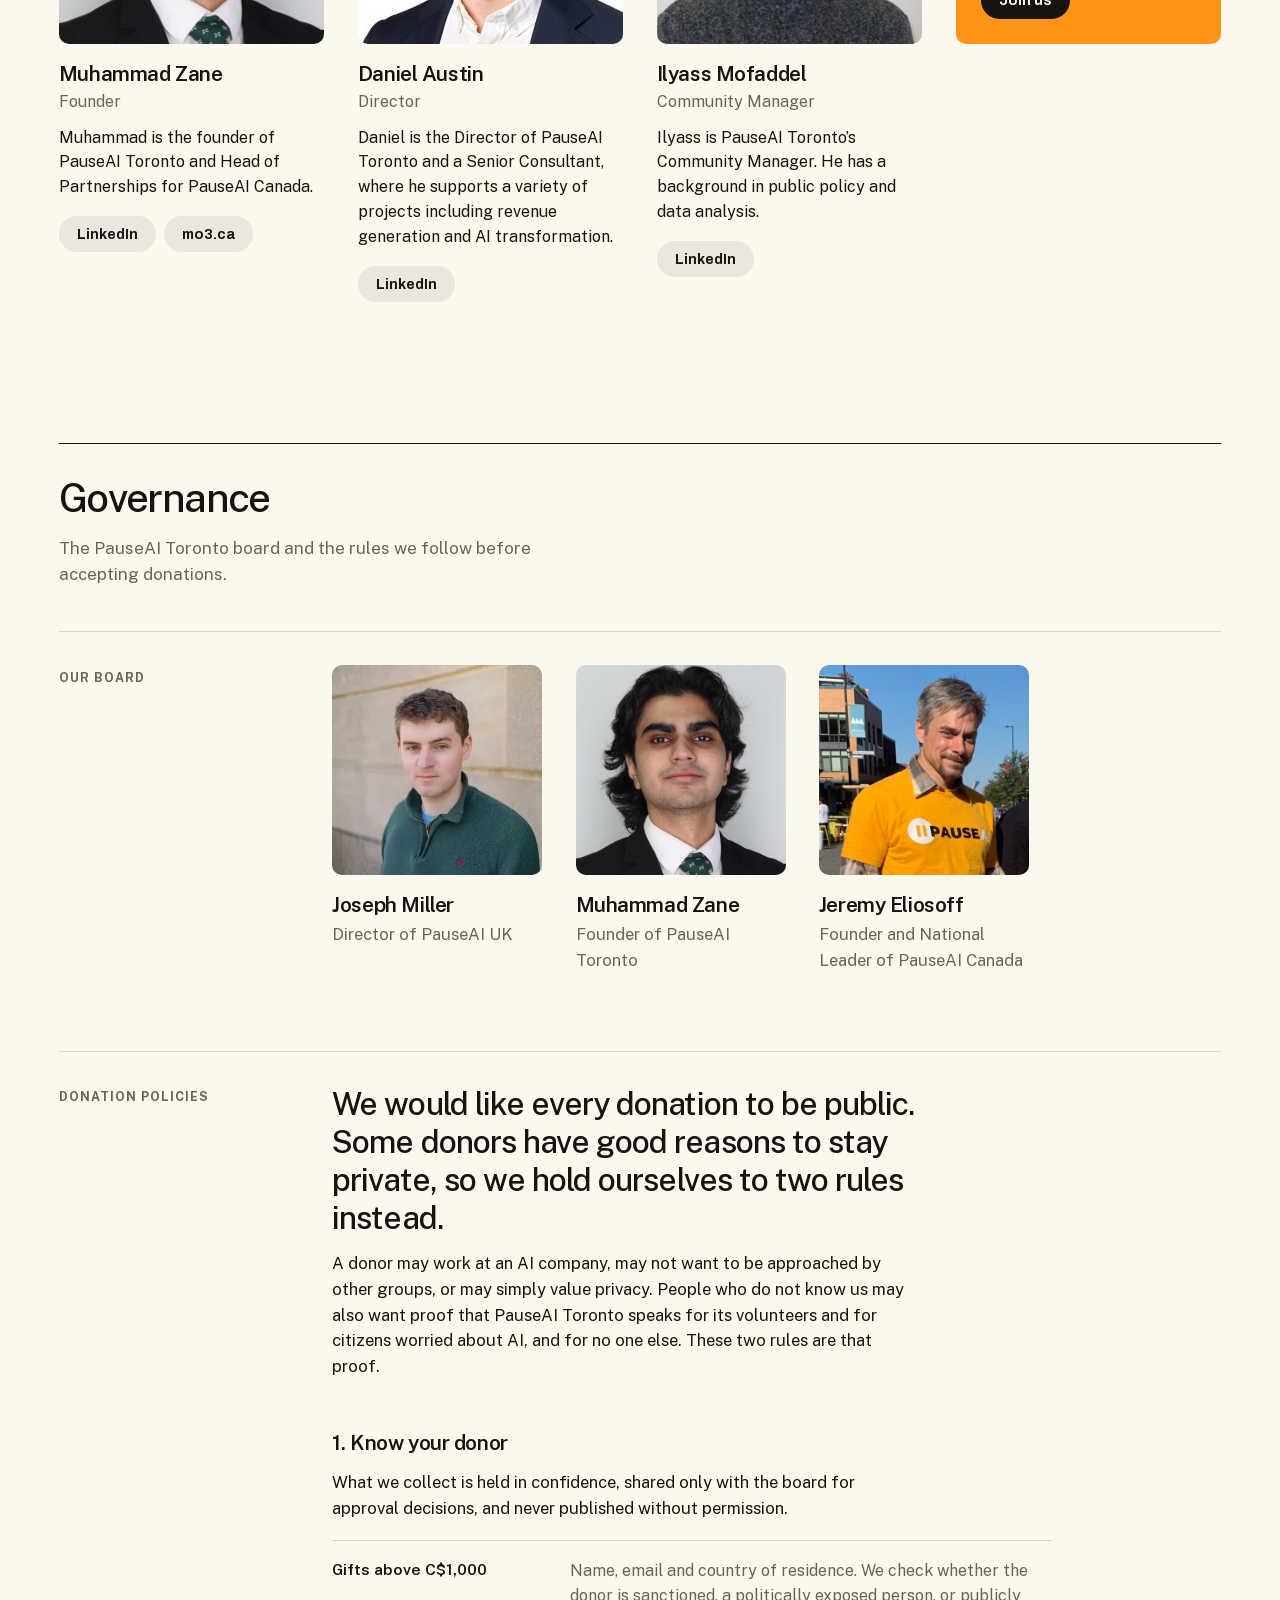
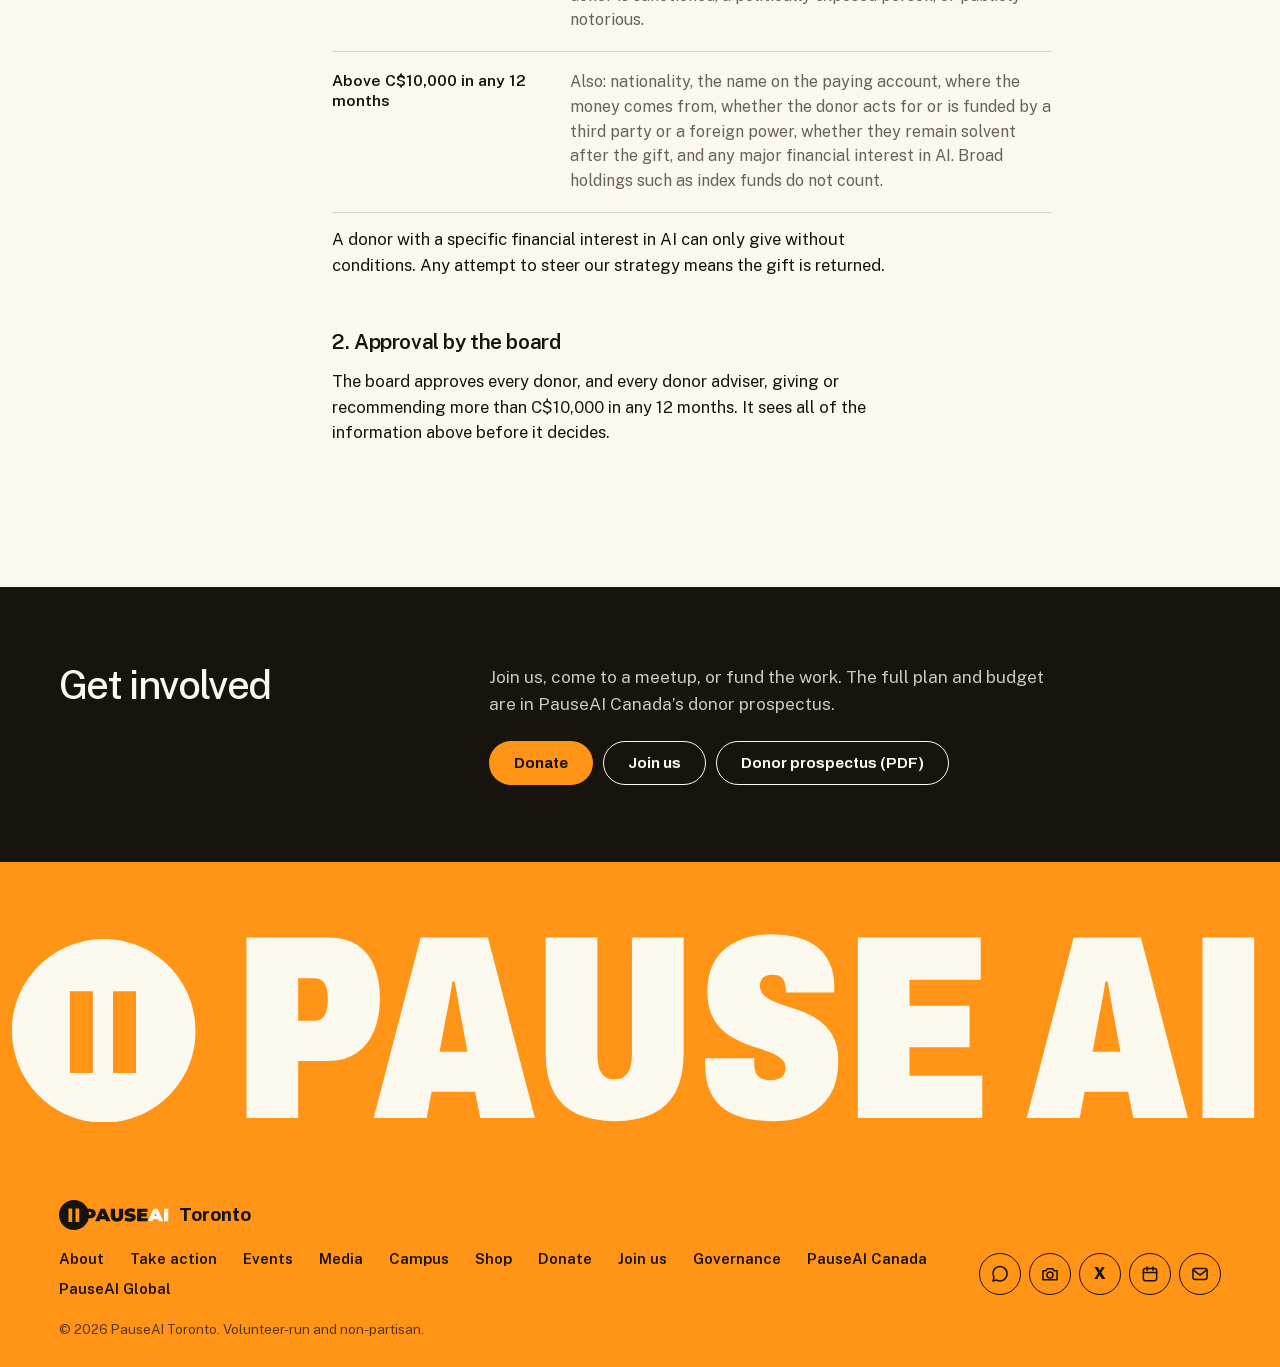
<file: about.html>
<!doctype html>
<html lang="en-CA">
<head>
<meta charset="utf-8">
<meta name="viewport" content="width=device-width, initial-scale=1">
<title>About · PauseAI Toronto</title>
<meta name="description" content="PauseAI Toronto’s plan, track record, team, board and donation policies.">
<link rel="canonical" href="https://pauseaitoronto.info/about.html">
<meta name="theme-color" content="#FF9416">
<link rel="icon" href="favicon.svg" type="image/svg+xml">
<link rel="icon" href="assets/favicon-32.png" sizes="32x32" type="image/png">
<link rel="apple-touch-icon" href="assets/apple-touch-icon.png">
<meta property="og:type" content="website">
<meta property="og:site_name" content="PauseAI Toronto">
<meta property="og:locale" content="en_CA">
<meta property="og:title" content="About PauseAI Toronto">
<meta property="og:description" content="PauseAI Toronto’s plan, track record, team, board and donation policies.">
<meta property="og:url" content="https://pauseaitoronto.info/about.html">
<meta property="og:image" content="https://pauseaitoronto.info/assets/og.jpg">
<meta property="og:image:width" content="1200">
<meta property="og:image:height" content="630">
<meta property="og:image:alt" content="PauseAI Toronto: raising awareness of risks from frontier AI.">
<meta name="twitter:card" content="summary_large_image">
<link rel="preload" href="assets/fonts/publicsans-var.woff2" as="font" type="font/woff2" crossorigin>
<link rel="preload" href="assets/fonts/archivo-var.woff2" as="font" type="font/woff2" crossorigin>
<link rel="stylesheet" href="assets/site.css?v=4f85ae3fd9">
<script>document.documentElement.classList.add('js')</script>
</head>
<body class="pro">
<svg width="0" height="0" style="position:absolute" aria-hidden="true" focusable="false">
  <symbol id="pai" viewBox="0 0 243 66">
    <path style="fill:var(--lc)" fill-rule="evenodd" clip-rule="evenodd" d="M66 33C66 51.2254 51.2254 66 33 66C14.7746 66 0 51.2254 0 33C0 14.7746 14.7746 0 33 0C51.2254 0 66 14.7746 66 33ZM20.7902 18.8101H29.0402V48.1801H20.7902V18.8101ZM44.5504 18.8101H36.3004V48.1801H44.5504V18.8101Z"/>
    <path style="fill:var(--lp)" d="M54.6042 47V19H68.0842C70.6976 19 72.9509 19.4267 74.8442 20.28C76.7642 21.1333 78.2442 22.36 79.2842 23.96C80.3242 25.5333 80.8442 27.4 80.8442 29.56C80.8442 31.72 80.3242 33.5867 79.2842 35.16C78.2442 36.7333 76.7642 37.96 74.8442 38.84C72.9509 39.6933 70.6976 40.12 68.0842 40.12H59.8442L64.0442 36.08V47H54.6042ZM64.0442 37.12L59.8442 32.84H67.4842C68.7909 32.84 69.7509 32.5467 70.3642 31.96C71.0042 31.3733 71.3242 30.5733 71.3242 29.56C71.3242 28.5467 71.0042 27.7467 70.3642 27.16C69.7509 26.5733 68.7909 26.28 67.4842 26.28H59.8442L64.0442 22V37.12ZM79.4939 47L91.7339 19H101.014L113.254 47H103.494L94.4539 23.48H98.1339L89.0939 47H79.4939ZM86.7739 42.12L89.1739 35.32H102.054L104.454 42.12H86.7739ZM127.575 47.64C123.281 47.64 119.935 46.48 117.535 44.16C115.135 41.84 113.935 38.5867 113.935 34.4V19H123.375V34.12C123.375 36.2533 123.761 37.7733 124.535 38.68C125.308 39.56 126.348 40 127.655 40C128.988 40 130.028 39.56 130.775 38.68C131.548 37.7733 131.935 36.2533 131.935 34.12V19H141.215V34.4C141.215 38.5867 140.015 41.84 137.615 44.16C135.215 46.48 131.868 47.64 127.575 47.64ZM155.982 47.64C153.635 47.64 151.368 47.3733 149.182 46.84C146.995 46.3067 145.195 45.6133 143.782 44.76L146.822 37.88C148.155 38.6533 149.635 39.28 151.262 39.76C152.915 40.2133 154.515 40.44 156.062 40.44C156.968 40.44 157.675 40.3867 158.182 40.28C158.715 40.1467 159.102 39.9733 159.342 39.76C159.582 39.52 159.702 39.24 159.702 38.92C159.702 38.4133 159.422 38.0133 158.862 37.72C158.302 37.4267 157.555 37.1867 156.622 37C155.715 36.7867 154.715 36.5733 153.622 36.36C152.528 36.12 151.422 35.8133 150.302 35.44C149.208 35.0667 148.195 34.5733 147.262 33.96C146.355 33.3467 145.622 32.5467 145.062 31.56C144.502 30.5467 144.222 29.2933 144.222 27.8C144.222 26.0667 144.702 24.4933 145.662 23.08C146.648 21.64 148.102 20.4933 150.022 19.64C151.968 18.7867 154.382 18.36 157.262 18.36C159.155 18.36 161.022 18.56 162.862 18.96C164.702 19.36 166.355 19.9733 167.822 20.8L164.982 27.64C163.595 26.9467 162.248 26.4267 160.942 26.08C159.662 25.7333 158.408 25.56 157.182 25.56C156.275 25.56 155.555 25.64 155.022 25.8C154.488 25.96 154.102 26.1733 153.862 26.44C153.648 26.7067 153.542 27 153.542 27.32C153.542 27.8 153.822 28.1867 154.382 28.48C154.942 28.7467 155.675 28.9733 156.582 29.16C157.515 29.3467 158.528 29.5467 159.622 29.76C160.742 29.9733 161.848 30.2667 162.942 30.64C164.035 31.0133 165.035 31.5067 165.942 32.12C166.875 32.7333 167.622 33.5333 168.182 34.52C168.742 35.5067 169.022 36.7333 169.022 38.2C169.022 39.9067 168.528 41.48 167.542 42.92C166.582 44.3333 165.142 45.48 163.222 46.36C161.302 47.2133 158.888 47.64 155.982 47.64ZM180.471 29.4H192.951V36.2H180.471V29.4ZM181.111 39.88H195.111V47H171.831V19H194.591V26.12H181.111V39.88Z"/>
    <path style="fill:var(--la)" d="M195.705 47L207.945 19H217.225L229.465 47H219.705L210.665 23.48H214.345L205.305 47H195.705ZM202.985 42.12L205.385 35.32H218.265L220.665 42.12H202.985ZM230.971 47V19H240.411V47H230.971Z"/>
  </symbol>
  <symbol id="pd" viewBox="0 0 66 66"><path fill="#FF9416" fill-rule="evenodd" d="M66 33C66 51.2254 51.2254 66 33 66C14.7746 66 0 51.2254 0 33C0 14.7746 14.7746 0 33 0C51.2254 0 66 14.7746 66 33ZM20.7902 18.8101H29.0402V48.1801H20.7902V18.8101ZM44.5504 18.8101H36.3004V48.1801H44.5504V18.8101Z"/></symbol>
  <symbol id="i-chat" viewBox="0 0 24 24"><path fill="none" stroke="currentColor" stroke-width="1.8" stroke-linejoin="round" d="M20.5 11.8a8.5 8.5 0 0 1-12.4 7.5L3.5 20.5l1.3-4.4A8.5 8.5 0 1 1 20.5 11.8z"/></symbol>
  <symbol id="i-cam" viewBox="0 0 24 24"><g fill="none" stroke="currentColor" stroke-width="1.8" stroke-linejoin="round"><path d="M3.5 8.2h3.6l1.5-2.4h6.8l1.5 2.4h3.6v10.6h-17z"/><circle cx="12" cy="13.2" r="3.6"/></g></symbol>
  <symbol id="i-cal" viewBox="0 0 24 24"><g fill="none" stroke="currentColor" stroke-width="1.8" stroke-linecap="round" stroke-linejoin="round"><rect x="4" y="5.5" width="16" height="14.5" rx="2.5"/><path d="M4 10.2h16M8.5 3.5v4M15.5 3.5v4"/></g></symbol>
  <symbol id="i-mail" viewBox="0 0 24 24"><g fill="none" stroke="currentColor" stroke-width="1.8" stroke-linecap="round" stroke-linejoin="round"><rect x="3.5" y="5.5" width="17" height="13" rx="2.5"/><path d="M4.2 7.4l7.8 6 7.8-6"/></g></symbol>
  <symbol id="pdw" viewBox="0 0 66 66"><path fill="#FBF8EE" fill-rule="evenodd" d="M66 33C66 51.2254 51.2254 66 33 66C14.7746 66 0 51.2254 0 33C0 14.7746 14.7746 0 33 0C51.2254 0 66 14.7746 66 33ZM20.7902 18.8101H29.0402V48.1801H20.7902V18.8101ZM44.5504 18.8101H36.3004V48.1801H44.5504V18.8101Z"/></symbol>
</svg>
<a class="skip" href="#main">Skip to content</a>
<header class="top" id="top">
  <a class="chip brand" href="index.html" aria-label="PauseAI Toronto, home">
    <svg class="brand-logo" viewBox="0 0 243 66" aria-hidden="true"><use href="#pai"/></svg>
    <span class="brand-city">Toronto</span>
  </a>
  <nav class="chip nav" id="nav" aria-label="Main">
    <a class="nav-link" href="about.html" aria-current="page">About</a>
    <a class="nav-link" href="campaigns.html">Take action</a>
    <a class="nav-link" href="https://luma.com/pauseaitoronto">Events</a>
    <a class="nav-link" href="media.html">Media</a>
    <a class="nav-link" href="campus.html">Campus</a>
    <a class="nav-link" href="index.html#shop">Shop</a>
    <a class="pill pill-line pill-sm" href="donate.html">Donate</a>
    <a class="pill pill-ink pill-sm" href="join.html">Join us</a>
  </nav>
  <button class="chip menu" type="button" aria-expanded="false" aria-controls="nav">Menu</button>
</header>
<main id="main">
<section class="page-head">
  <h1 class="big">About</h1>
  <p>PauseAI Toronto is a volunteer-run, non-partisan group raising awareness of risks from frontier AI.</p>
</section>

<section class="blk" id="theory" aria-labelledby="toc-title">
  <div class="blk-text">
    <h2 class="h-sec" id="toc-title">Theory of change</h2>
    <p class="lead">We turn public concern about AI into political pressure, and pressure into key policy milestones.</p>
    <p>Most Canadians are already uneasy about where AI is heading, but MPs rarely hear from them. We give that concern somewhere to go.</p>
  </div>
  <figure class="blk-img has-credit"><img src="assets/img/w-megaphone.jpg" srcset="assets/img/w-megaphone.jpg 1019w, assets/img/media/megaphone.jpg 1920w" sizes="(max-width:860px) 92vw, 50vw" width="1920" height="1281" decoding="async" alt="A speaker reads from a page into a megaphone. Behind, marchers hold the “Make a deal: pause AI” banner."><button class="info info-photo" type="button" popovertarget="credit-megaphone" aria-label="Photo credit"><svg viewBox="0 0 24 24" aria-hidden="true"><circle cx="12" cy="12" r="9.5" fill="none" stroke="currentColor" stroke-width="1.6"/><path d="M12 11v5.6M12 7.5v.2" fill="none" stroke="currentColor" stroke-width="1.9" stroke-linecap="round"/></svg></button><div class="note" id="credit-megaphone" popover><button class="note-x" type="button" popovertarget="credit-megaphone" popovertargetaction="hide" aria-label="Close">×</button><p class="note-label">Photograph</p><p class="note-name"><a href="https://davidakiogrant.com/">David Akio Grant</a></p><p class="note-more">Toronto AI Treaty March, 14 November 2026</p></div></figure>
</section>

<section class="chain-wrap" aria-label="How it works">
  <ol class="chain">
    <li><b aria-hidden="true">1</b><h3>Public concern</h3><p>In May 2026, 68% of Canadians told the <a href="https://angusreid.org/wp-content/uploads/2026/06/2026.06.01_AI_Policy_data_centres.pdf">Angus Reid Institute</a> that governments must heavily regulate AI and tech companies, even if it slows development.</p></li>
    <li><b aria-hidden="true">2</b><h3>Mobilise</h3><p>Meetups, marches and letters to MPs turn private worry into visible, organised public demand.</p></li>
    <li><b aria-hidden="true">3</b><h3>Policy milestones</h3><p>Every action is aimed at a decision Ottawa can make.</p></li>
  </ol>
</section>

<section class="band" aria-labelledby="ms-title">
  <h2 class="h-sec" id="ms-title">Policy milestones</h2>
  <ol class="milestones">
    <li>Ottawa recognizes the development of superintelligent AI as a threat to national security.</li>
    <li>Canada supports an international treaty that prohibits it.</li>
    <li>Canada works with other countries toward a coordinated global pause.</li>
  </ol>
</section>

<section class="recs" id="track-record" aria-labelledby="tr-title">
  <h2 class="h-sec" id="tr-title">Track record</h2>
  <article class="rec">
    <div>
      <p class="rec-date">November 2026</p>
      <h3>Toronto AI Treaty March</h3>
      <p>Speeches at Queen’s Park, a march to the U.S. Consulate and a finish at Nathan Phillips Square.</p>
    </div>
    <figure class="has-credit"><img src="assets/img/w-square.jpg" srcset="assets/img/w-square.jpg 1019w, assets/img/media/square.jpg 1920w" sizes="(max-width:860px) 92vw, 50vw" width="1920" height="1281" loading="lazy" decoding="async" alt="A long line of marchers with signs and a black banner reading “Make a deal: pause AI. International treaty” in Nathan Phillips Square, Old City Hall behind them."><button class="info info-photo" type="button" popovertarget="credit-square" aria-label="Photo credit"><svg viewBox="0 0 24 24" aria-hidden="true"><circle cx="12" cy="12" r="9.5" fill="none" stroke="currentColor" stroke-width="1.6"/><path d="M12 11v5.6M12 7.5v.2" fill="none" stroke="currentColor" stroke-width="1.9" stroke-linecap="round"/></svg></button><div class="note" id="credit-square" popover><button class="note-x" type="button" popovertarget="credit-square" popovertargetaction="hide" aria-label="Close">×</button><p class="note-label">Photograph</p><p class="note-name"><a href="https://davidakiogrant.com/">David Akio Grant</a></p><p class="note-more">Toronto AI Treaty March, 14 November 2026</p></div></figure>
  </article>
  <article class="rec">
    <div>
      <p class="rec-date">September 2026</p>
      <h3>AI safety community event</h3>
      <p>PauseAI Toronto hosted a room at an AI safety community event at the Centre for Social Innovation. More than 150 people came.</p>
    </div>
    <figure class="has-credit"><img src="assets/img/p-room.jpg" width="1200" height="800" loading="lazy" decoding="async" alt="People gathered in a glass-walled room with a PauseAI sign on the door."><button class="info info-photo" type="button" popovertarget="credit-room" aria-label="Photo credit"><svg viewBox="0 0 24 24" aria-hidden="true"><circle cx="12" cy="12" r="9.5" fill="none" stroke="currentColor" stroke-width="1.6"/><path d="M12 11v5.6M12 7.5v.2" fill="none" stroke="currentColor" stroke-width="1.9" stroke-linecap="round"/></svg></button><div class="note" id="credit-room" popover><button class="note-x" type="button" popovertarget="credit-room" popovertargetaction="hide" aria-label="Close">×</button><p class="note-label">Photograph</p><p class="note-name">Georgia Berg</p><p class="note-more">Centre for Social Innovation, Toronto, September 2026</p></div></figure>
  </article>
</section>

<section class="crew-sec" id="team" aria-labelledby="team-title">
  <h2 class="h-sec" id="team-title">Team</h2>
  <div class="crew">
    <article class="crew-card" id="muhammad">
      <img src="assets/img/muhammad.jpg" width="560" height="560" loading="lazy" decoding="async" alt="Muhammad Zane">
      <h3>Muhammad Zane</h3>
      <p class="crew-role">Founder</p>
      <p class="crew-bio">Muhammad is the founder of PauseAI Toronto and Head of Partnerships for PauseAI Canada.</p>
      <div class="links"><a class="pill pill-soft pill-sm" href="https://www.linkedin.com/in/muhammad-zane-a-18b12919a/">LinkedIn</a><a class="pill pill-soft pill-sm" href="https://mo3.ca/">mo3.ca</a></div>
    </article>
    <article class="crew-card" id="daniel">
      <img src="assets/img/daniel.jpg" width="480" height="480" loading="lazy" decoding="async" alt="Daniel Austin">
      <h3>Daniel Austin</h3>
      <p class="crew-role">Director</p>
      <p class="crew-bio">Daniel is the Director of PauseAI Toronto and a Senior Consultant, where he supports a variety of projects including revenue generation and AI transformation.</p>
      <div class="links"><a class="pill pill-soft pill-sm" href="https://www.linkedin.com/in/danielqaustin/">LinkedIn</a></div>
    </article>
    <article class="crew-card" id="ilyass">
      <img src="assets/img/ilyass.jpg" width="480" height="480" loading="lazy" decoding="async" alt="Ilyass Mofaddel">
      <h3>Ilyass Mofaddel</h3>
      <p class="crew-role">Community Manager</p>
      <p class="crew-bio">Ilyass is PauseAI Toronto’s Community Manager. He has a background in public policy and data analysis.</p>
      <div class="links"><a class="pill pill-soft pill-sm" href="https://www.linkedin.com/in/ilyass-mofaddel/">LinkedIn</a></div>
    </article>
    <article class="crew-card crew-join">
      <h3>Join the team</h3>
      <p>PauseAI Toronto is run by volunteers. Tell us how you would like to help.</p>
      <a class="pill pill-ink pill-sm" href="join.html">Join us</a>
    </article>
  </div>
</section>

<section class="gov-head" id="governance" aria-labelledby="gov-title">
  <h2 class="h-sec" id="gov-title">Governance</h2>
  <p>The PauseAI Toronto board and the rules we follow before accepting donations.</p>
</section>

<section class="plan" aria-labelledby="board-title">
  <h3 class="label" id="board-title">Our board</h3>
  <div class="crew">
    <article class="crew-card"><img src="assets/img/joseph.jpg" width="384" height="384" loading="lazy" decoding="async" alt="Joseph Miller"><h3>Joseph Miller</h3><p class="crew-role">Director of PauseAI UK</p></article>
    <article class="crew-card"><img src="assets/img/muhammad.jpg" width="560" height="560" loading="lazy" decoding="async" alt="Muhammad Zane"><h3>Muhammad Zane</h3><p class="crew-role">Founder of PauseAI Toronto</p></article>
    <article class="crew-card"><img src="assets/img/jeremy.jpg" width="384" height="384" loading="lazy" decoding="async" alt="Jeremy Eliosoff"><h3>Jeremy Eliosoff</h3><p class="crew-role">Founder and National Leader of PauseAI Canada</p></article>
  </div>
</section>

<section class="plan" id="donation-policies" aria-labelledby="policy-title">
  <h3 class="label" id="policy-title">Donation policies</h3>
  <div class="policy">
    <p class="theory-lead">We would like every donation to be public. Some donors have good reasons to stay private, so we hold ourselves to two rules instead.</p>
    <p>A donor may work at an AI company, may not want to be approached by other groups, or may simply value privacy. People who do not know us may also want proof that PauseAI Toronto speaks for its volunteers and for citizens worried about AI, and for no one else. These two rules are that proof.</p>

    <h3>1. Know your donor</h3>
    <p>What we collect is held in confidence, shared only with the board for approval decisions, and never published without permission.</p>
    <dl class="tiers">
      <div><dt>Gifts above C$1,000</dt><dd>Name, email and country of residence. We check whether the donor is sanctioned, a politically exposed person, or publicly notorious.</dd></div>
      <div><dt>Above C$10,000 in any 12 months</dt><dd>Also: nationality, the name on the paying account, where the money comes from, whether the donor acts for or is funded by a third party or a foreign power, whether they remain solvent after the gift, and any major financial interest in AI. Broad holdings such as index funds do not count.</dd></div>
    </dl>
    <p>A donor with a specific financial interest in AI can only give without conditions. Any attempt to steer our strategy means the gift is returned.</p>

    <h3>2. Approval by the board</h3>
    <p>The board approves every donor, and every donor adviser, giving or recommending more than C$10,000 in any 12 months. It sees all of the information above before it decides.</p>

  </div>
</section>

<section class="band band-cta" aria-labelledby="gi-title">
  <h2 class="h-sec" id="gi-title">Get involved</h2>
  <div>
    <p>Join us, come to a meetup, or fund the work. The full plan and budget are in PauseAI Canada’s donor prospectus.</p>
    <div class="actions">
      <a class="pill pill-orange" href="donate.html">Donate</a>
      <a class="pill pill-paper" href="join.html">Join us</a>
      <a class="pill pill-paper" href="https://drive.google.com/file/d/1AzvdAml-q0DAWhhSu-Q7K5RiTvFObFXu/view">Donor prospectus (PDF)</a>
    </div>
  </div>
</section>

</main>

<section class="give give-end" aria-label="PauseAI Toronto">
  <p class="shout" aria-hidden="true"><svg viewBox="0 0 66 66"><use href="#pdw"/></svg><span>Pause&nbsp;AI</span></p>
  <footer class="foot pro">
    <a class="foot-brand" href="index.html" aria-label="PauseAI Toronto, home"><svg class="brand-logo" viewBox="0 0 243 66" aria-hidden="true"><use href="#pai"/></svg><span class="brand-city">Toronto</span></a>
    <ul class="foot-nav">
      <li><a href="about.html">About</a></li>
      <li><a href="campaigns.html">Take action</a></li>
      <li><a href="https://luma.com/pauseaitoronto">Events</a></li>
      <li><a href="media.html">Media</a></li>
      <li><a href="campus.html">Campus</a></li>
      <li><a href="index.html#shop">Shop</a></li>
      <li><a href="donate.html">Donate</a></li>
      <li><a href="join.html">Join us</a></li>
      <li><a href="about.html#governance">Governance</a></li>
      <li><a href="https://pauseai.ca">PauseAI Canada</a></li>
      <li><a href="https://pauseai.info">PauseAI Global</a></li>
    </ul>
    <ul class="foot-icons">
      <li><a href="https://chat.whatsapp.com/DZ3jcJfqOlE2j4Egu4ZgO1" aria-label="WhatsApp group" title="WhatsApp"><svg viewBox="0 0 24 24" aria-hidden="true"><use href="#i-chat"/></svg></a></li>
      <li><a href="https://www.instagram.com/pauseaicanada/" aria-label="Instagram" title="Instagram"><svg viewBox="0 0 24 24" aria-hidden="true"><use href="#i-cam"/></svg></a></li>
      <li><a href="https://x.com/pauseaicanada" aria-label="X" title="X"><span aria-hidden="true">X</span></a></li>
      <li><a href="https://luma.com/pauseaitoronto" aria-label="Events calendar on Luma" title="Luma calendar"><svg viewBox="0 0 24 24" aria-hidden="true"><use href="#i-cal"/></svg></a></li>
      <li><a href="mailto:team@pauseaitoronto.info" aria-label="Email team@pauseaitoronto.info" title="team@pauseaitoronto.info"><svg viewBox="0 0 24 24" aria-hidden="true"><use href="#i-mail"/></svg></a></li>
    </ul>
    <p class="foot-copy">© 2026 PauseAI Toronto. Volunteer-run and non-partisan.</p>
  </footer>
</section>

<script src="assets/site.js?v=7b4845e1f9" defer></script>
</body>
</html>
</file>
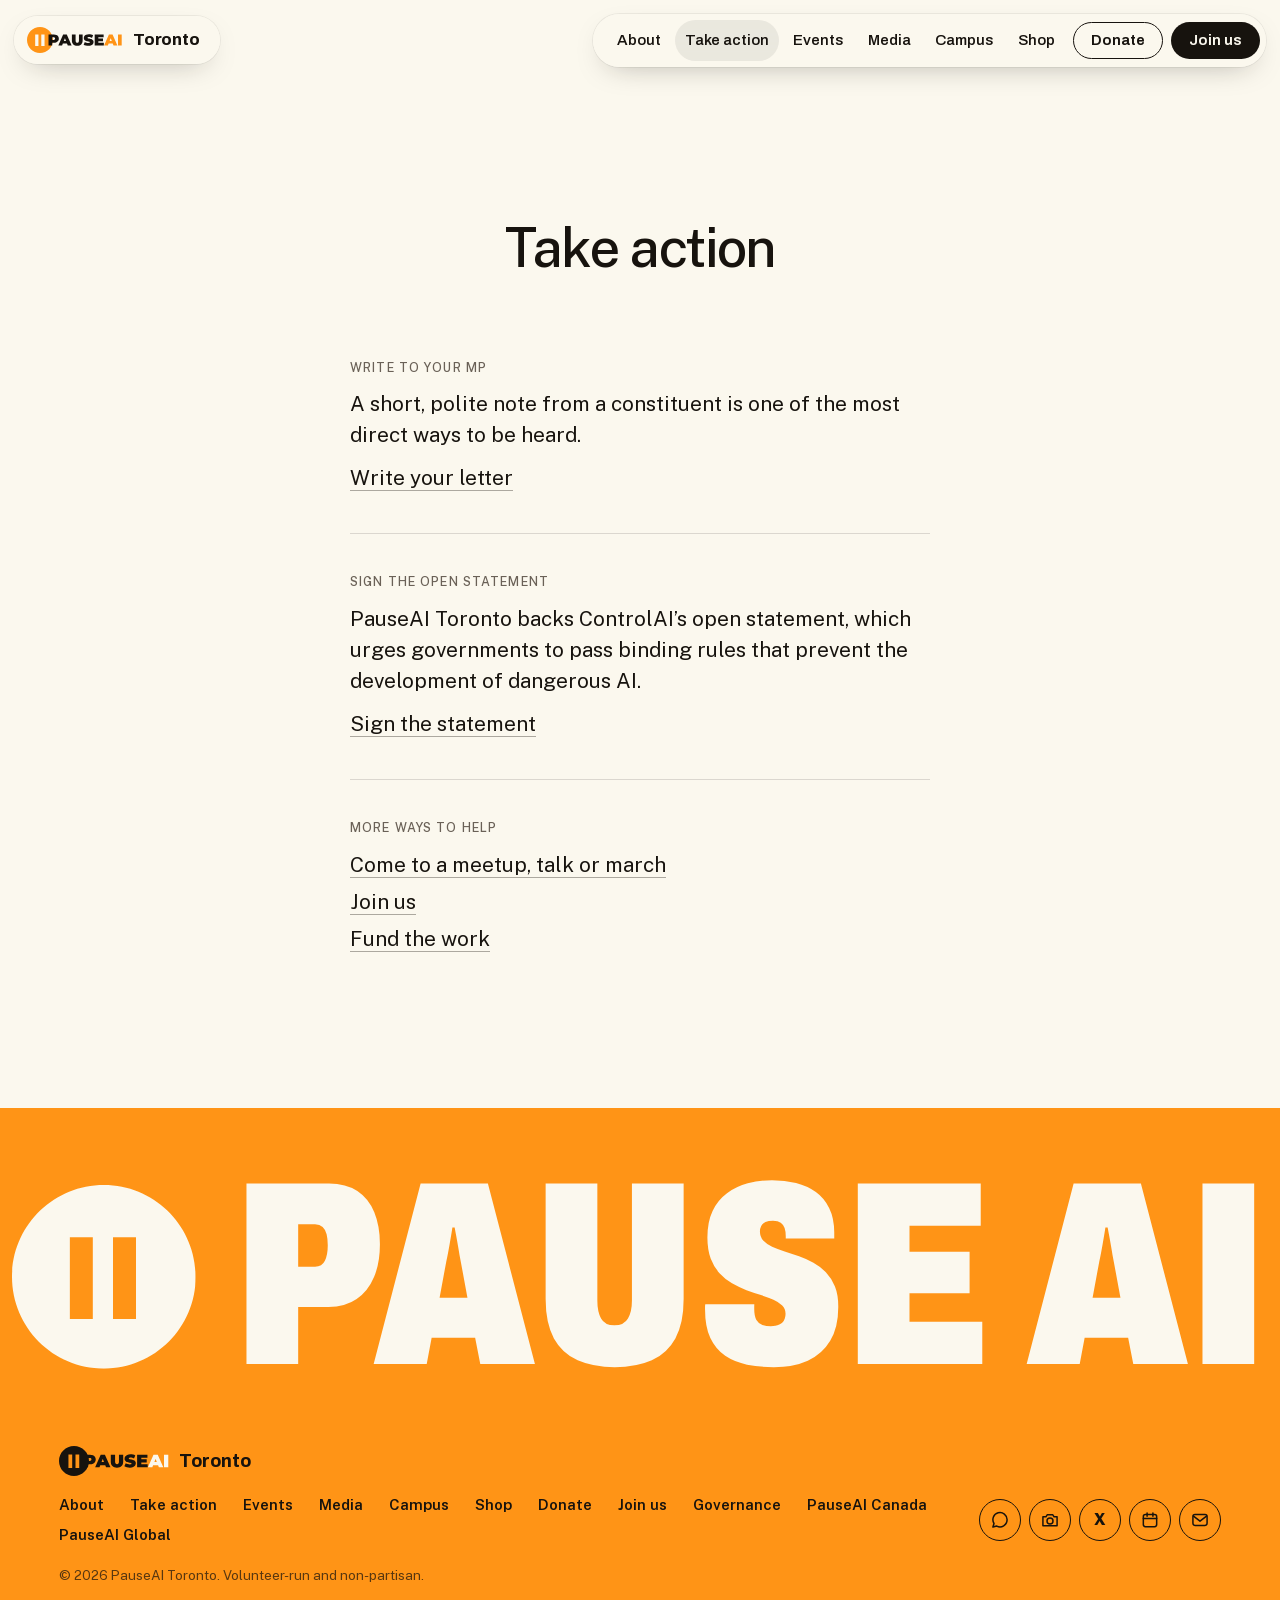
<file: campaigns.html>
<!doctype html>
<html lang="en-CA">
<head>
<meta charset="utf-8">
<meta name="viewport" content="width=device-width, initial-scale=1">
<title>Campaigns · PauseAI Toronto</title>
<meta name="description" content="Write to your MP and sign the open statement: two actions you can take today.">
<link rel="canonical" href="https://pauseaitoronto.info/campaigns.html">
<meta name="theme-color" content="#FF9416">
<link rel="icon" href="favicon.svg" type="image/svg+xml">
<link rel="icon" href="assets/favicon-32.png" sizes="32x32" type="image/png">
<link rel="apple-touch-icon" href="assets/apple-touch-icon.png">
<meta property="og:type" content="website">
<meta property="og:site_name" content="PauseAI Toronto">
<meta property="og:locale" content="en_CA">
<meta property="og:title" content="PauseAI Toronto campaigns">
<meta property="og:description" content="Write to your MP and sign the open statement: two actions you can take today.">
<meta property="og:url" content="https://pauseaitoronto.info/campaigns.html">
<meta property="og:image" content="https://pauseaitoronto.info/assets/og.jpg">
<meta property="og:image:width" content="1200">
<meta property="og:image:height" content="630">
<meta property="og:image:alt" content="PauseAI Toronto: raising awareness of risks from frontier AI.">
<meta name="twitter:card" content="summary_large_image">
<link rel="preload" href="assets/fonts/publicsans-var.woff2" as="font" type="font/woff2" crossorigin>
<link rel="preload" href="assets/fonts/archivo-var.woff2" as="font" type="font/woff2" crossorigin>
<link rel="stylesheet" href="assets/site.css?v=4f85ae3fd9">
<script>document.documentElement.classList.add('js')</script>
</head>
<body class="pro">
<svg width="0" height="0" style="position:absolute" aria-hidden="true" focusable="false">
  <symbol id="pai" viewBox="0 0 243 66">
    <path style="fill:var(--lc)" fill-rule="evenodd" clip-rule="evenodd" d="M66 33C66 51.2254 51.2254 66 33 66C14.7746 66 0 51.2254 0 33C0 14.7746 14.7746 0 33 0C51.2254 0 66 14.7746 66 33ZM20.7902 18.8101H29.0402V48.1801H20.7902V18.8101ZM44.5504 18.8101H36.3004V48.1801H44.5504V18.8101Z"/>
    <path style="fill:var(--lp)" d="M54.6042 47V19H68.0842C70.6976 19 72.9509 19.4267 74.8442 20.28C76.7642 21.1333 78.2442 22.36 79.2842 23.96C80.3242 25.5333 80.8442 27.4 80.8442 29.56C80.8442 31.72 80.3242 33.5867 79.2842 35.16C78.2442 36.7333 76.7642 37.96 74.8442 38.84C72.9509 39.6933 70.6976 40.12 68.0842 40.12H59.8442L64.0442 36.08V47H54.6042ZM64.0442 37.12L59.8442 32.84H67.4842C68.7909 32.84 69.7509 32.5467 70.3642 31.96C71.0042 31.3733 71.3242 30.5733 71.3242 29.56C71.3242 28.5467 71.0042 27.7467 70.3642 27.16C69.7509 26.5733 68.7909 26.28 67.4842 26.28H59.8442L64.0442 22V37.12ZM79.4939 47L91.7339 19H101.014L113.254 47H103.494L94.4539 23.48H98.1339L89.0939 47H79.4939ZM86.7739 42.12L89.1739 35.32H102.054L104.454 42.12H86.7739ZM127.575 47.64C123.281 47.64 119.935 46.48 117.535 44.16C115.135 41.84 113.935 38.5867 113.935 34.4V19H123.375V34.12C123.375 36.2533 123.761 37.7733 124.535 38.68C125.308 39.56 126.348 40 127.655 40C128.988 40 130.028 39.56 130.775 38.68C131.548 37.7733 131.935 36.2533 131.935 34.12V19H141.215V34.4C141.215 38.5867 140.015 41.84 137.615 44.16C135.215 46.48 131.868 47.64 127.575 47.64ZM155.982 47.64C153.635 47.64 151.368 47.3733 149.182 46.84C146.995 46.3067 145.195 45.6133 143.782 44.76L146.822 37.88C148.155 38.6533 149.635 39.28 151.262 39.76C152.915 40.2133 154.515 40.44 156.062 40.44C156.968 40.44 157.675 40.3867 158.182 40.28C158.715 40.1467 159.102 39.9733 159.342 39.76C159.582 39.52 159.702 39.24 159.702 38.92C159.702 38.4133 159.422 38.0133 158.862 37.72C158.302 37.4267 157.555 37.1867 156.622 37C155.715 36.7867 154.715 36.5733 153.622 36.36C152.528 36.12 151.422 35.8133 150.302 35.44C149.208 35.0667 148.195 34.5733 147.262 33.96C146.355 33.3467 145.622 32.5467 145.062 31.56C144.502 30.5467 144.222 29.2933 144.222 27.8C144.222 26.0667 144.702 24.4933 145.662 23.08C146.648 21.64 148.102 20.4933 150.022 19.64C151.968 18.7867 154.382 18.36 157.262 18.36C159.155 18.36 161.022 18.56 162.862 18.96C164.702 19.36 166.355 19.9733 167.822 20.8L164.982 27.64C163.595 26.9467 162.248 26.4267 160.942 26.08C159.662 25.7333 158.408 25.56 157.182 25.56C156.275 25.56 155.555 25.64 155.022 25.8C154.488 25.96 154.102 26.1733 153.862 26.44C153.648 26.7067 153.542 27 153.542 27.32C153.542 27.8 153.822 28.1867 154.382 28.48C154.942 28.7467 155.675 28.9733 156.582 29.16C157.515 29.3467 158.528 29.5467 159.622 29.76C160.742 29.9733 161.848 30.2667 162.942 30.64C164.035 31.0133 165.035 31.5067 165.942 32.12C166.875 32.7333 167.622 33.5333 168.182 34.52C168.742 35.5067 169.022 36.7333 169.022 38.2C169.022 39.9067 168.528 41.48 167.542 42.92C166.582 44.3333 165.142 45.48 163.222 46.36C161.302 47.2133 158.888 47.64 155.982 47.64ZM180.471 29.4H192.951V36.2H180.471V29.4ZM181.111 39.88H195.111V47H171.831V19H194.591V26.12H181.111V39.88Z"/>
    <path style="fill:var(--la)" d="M195.705 47L207.945 19H217.225L229.465 47H219.705L210.665 23.48H214.345L205.305 47H195.705ZM202.985 42.12L205.385 35.32H218.265L220.665 42.12H202.985ZM230.971 47V19H240.411V47H230.971Z"/>
  </symbol>
  <symbol id="pd" viewBox="0 0 66 66"><path fill="#FF9416" fill-rule="evenodd" d="M66 33C66 51.2254 51.2254 66 33 66C14.7746 66 0 51.2254 0 33C0 14.7746 14.7746 0 33 0C51.2254 0 66 14.7746 66 33ZM20.7902 18.8101H29.0402V48.1801H20.7902V18.8101ZM44.5504 18.8101H36.3004V48.1801H44.5504V18.8101Z"/></symbol>
  <symbol id="i-chat" viewBox="0 0 24 24"><path fill="none" stroke="currentColor" stroke-width="1.8" stroke-linejoin="round" d="M20.5 11.8a8.5 8.5 0 0 1-12.4 7.5L3.5 20.5l1.3-4.4A8.5 8.5 0 1 1 20.5 11.8z"/></symbol>
  <symbol id="i-cam" viewBox="0 0 24 24"><g fill="none" stroke="currentColor" stroke-width="1.8" stroke-linejoin="round"><path d="M3.5 8.2h3.6l1.5-2.4h6.8l1.5 2.4h3.6v10.6h-17z"/><circle cx="12" cy="13.2" r="3.6"/></g></symbol>
  <symbol id="i-cal" viewBox="0 0 24 24"><g fill="none" stroke="currentColor" stroke-width="1.8" stroke-linecap="round" stroke-linejoin="round"><rect x="4" y="5.5" width="16" height="14.5" rx="2.5"/><path d="M4 10.2h16M8.5 3.5v4M15.5 3.5v4"/></g></symbol>
  <symbol id="i-mail" viewBox="0 0 24 24"><g fill="none" stroke="currentColor" stroke-width="1.8" stroke-linecap="round" stroke-linejoin="round"><rect x="3.5" y="5.5" width="17" height="13" rx="2.5"/><path d="M4.2 7.4l7.8 6 7.8-6"/></g></symbol>
  <symbol id="pdw" viewBox="0 0 66 66"><path fill="#FBF8EE" fill-rule="evenodd" d="M66 33C66 51.2254 51.2254 66 33 66C14.7746 66 0 51.2254 0 33C0 14.7746 14.7746 0 33 0C51.2254 0 66 14.7746 66 33ZM20.7902 18.8101H29.0402V48.1801H20.7902V18.8101ZM44.5504 18.8101H36.3004V48.1801H44.5504V18.8101Z"/></symbol>
</svg>
<a class="skip" href="#main">Skip to content</a>
<header class="top" id="top">
  <a class="chip brand" href="index.html" aria-label="PauseAI Toronto, home">
    <svg class="brand-logo" viewBox="0 0 243 66" aria-hidden="true"><use href="#pai"/></svg>
    <span class="brand-city">Toronto</span>
  </a>
  <nav class="chip nav" id="nav" aria-label="Main">
    <a class="nav-link" href="about.html">About</a>
    <a class="nav-link" href="campaigns.html" aria-current="page">Take action</a>
    <a class="nav-link" href="https://luma.com/pauseaitoronto">Events</a>
    <a class="nav-link" href="media.html">Media</a>
    <a class="nav-link" href="campus.html">Campus</a>
    <a class="nav-link" href="index.html#shop">Shop</a>
    <a class="pill pill-line pill-sm" href="donate.html">Donate</a>
    <a class="pill pill-ink pill-sm" href="join.html">Join us</a>
  </nav>
  <button class="chip menu" type="button" aria-expanded="false" aria-controls="nav">Menu</button>
</header>
<main id="main">
<header class="plain-head">
  <h1>Take action</h1>
</header>
<div class="plain-col">
  <section aria-labelledby="ta-mp">
    <h2 id="ta-mp">Write to your MP</h2>
    <p>A short, polite note from a constituent is one of the most direct ways to be heard.</p>
    <p><a href="write-to-your-mp.html">Write your letter</a></p>
  </section>
  <section aria-labelledby="ta-statement">
    <h2 id="ta-statement">Sign the open statement</h2>
    <p>PauseAI Toronto backs ControlAI’s open statement, which urges governments to pass binding rules that prevent the development of dangerous AI.</p>
    <p><a href="https://act.controlai.org/open-statement?country=ca">Sign the statement</a></p>
  </section>
  <section aria-labelledby="ta-more">
    <h2 id="ta-more">More ways to help</h2>
    <ul>
      <li><a href="https://luma.com/pauseaitoronto">Come to a meetup, talk or march</a></li>
      <li><a href="join.html">Join us</a></li>
      <li><a href="donate.html">Fund the work</a></li>
    </ul>
  </section>
</div>

</main>

<section class="give give-end" aria-label="PauseAI Toronto">
  <p class="shout" aria-hidden="true"><svg viewBox="0 0 66 66"><use href="#pdw"/></svg><span>Pause&nbsp;AI</span></p>
  <footer class="foot pro">
    <a class="foot-brand" href="index.html" aria-label="PauseAI Toronto, home"><svg class="brand-logo" viewBox="0 0 243 66" aria-hidden="true"><use href="#pai"/></svg><span class="brand-city">Toronto</span></a>
    <ul class="foot-nav">
      <li><a href="about.html">About</a></li>
      <li><a href="campaigns.html">Take action</a></li>
      <li><a href="https://luma.com/pauseaitoronto">Events</a></li>
      <li><a href="media.html">Media</a></li>
      <li><a href="campus.html">Campus</a></li>
      <li><a href="index.html#shop">Shop</a></li>
      <li><a href="donate.html">Donate</a></li>
      <li><a href="join.html">Join us</a></li>
      <li><a href="about.html#governance">Governance</a></li>
      <li><a href="https://pauseai.ca">PauseAI Canada</a></li>
      <li><a href="https://pauseai.info">PauseAI Global</a></li>
    </ul>
    <ul class="foot-icons">
      <li><a href="https://chat.whatsapp.com/DZ3jcJfqOlE2j4Egu4ZgO1" aria-label="WhatsApp group" title="WhatsApp"><svg viewBox="0 0 24 24" aria-hidden="true"><use href="#i-chat"/></svg></a></li>
      <li><a href="https://www.instagram.com/pauseaicanada/" aria-label="Instagram" title="Instagram"><svg viewBox="0 0 24 24" aria-hidden="true"><use href="#i-cam"/></svg></a></li>
      <li><a href="https://x.com/pauseaicanada" aria-label="X" title="X"><span aria-hidden="true">X</span></a></li>
      <li><a href="https://luma.com/pauseaitoronto" aria-label="Events calendar on Luma" title="Luma calendar"><svg viewBox="0 0 24 24" aria-hidden="true"><use href="#i-cal"/></svg></a></li>
      <li><a href="mailto:team@pauseaitoronto.info" aria-label="Email team@pauseaitoronto.info" title="team@pauseaitoronto.info"><svg viewBox="0 0 24 24" aria-hidden="true"><use href="#i-mail"/></svg></a></li>
    </ul>
    <p class="foot-copy">© 2026 PauseAI Toronto. Volunteer-run and non-partisan.</p>
  </footer>
</section>

<script src="assets/site.js?v=7b4845e1f9" defer></script>
</body>
</html>
</file>
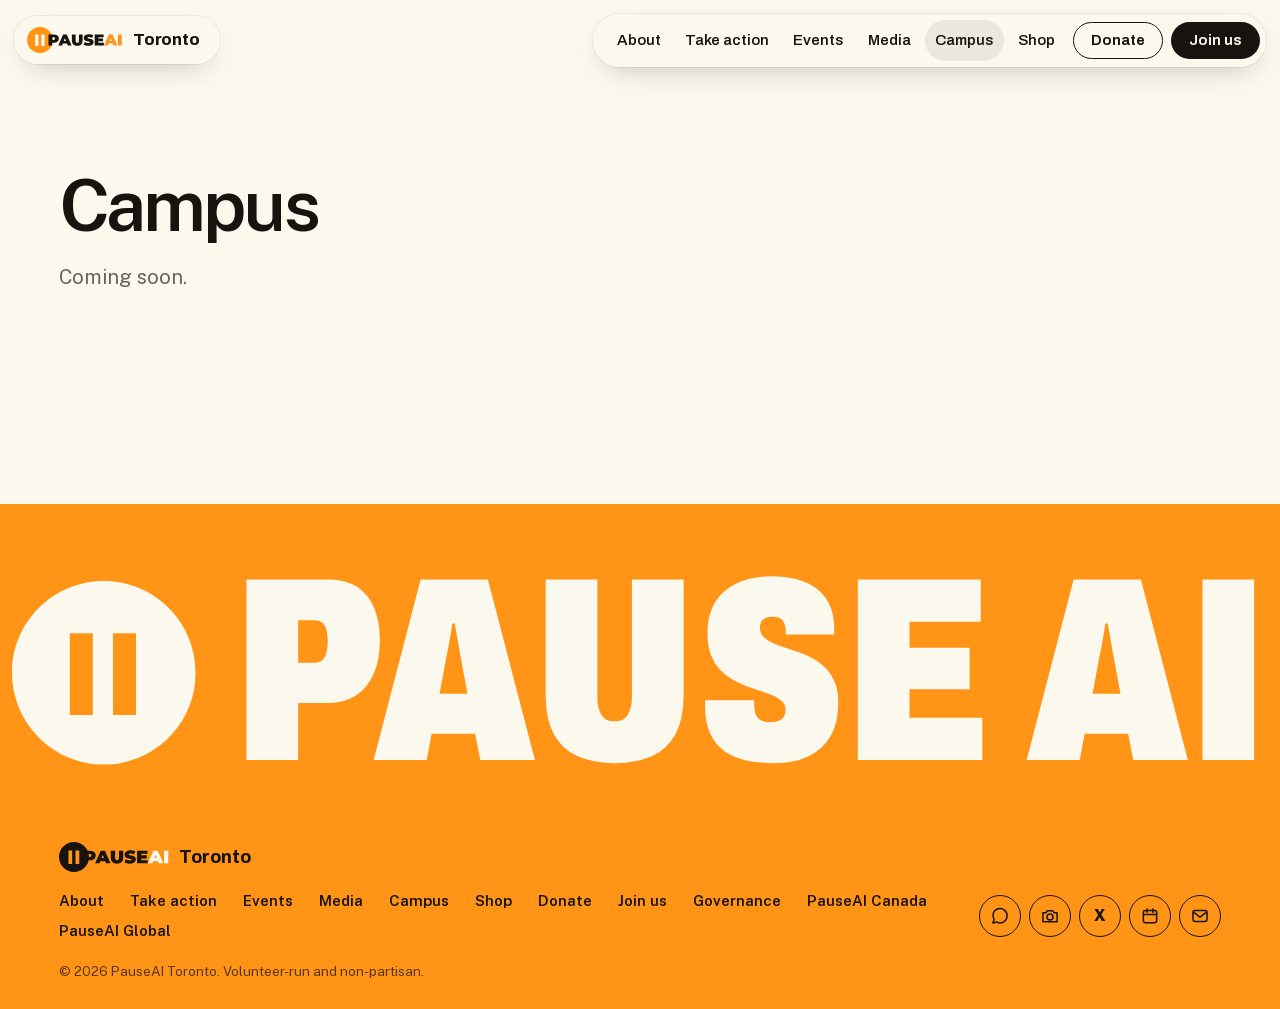
<file: campus.html>
<!doctype html>
<html lang="en-CA">
<head>
<meta charset="utf-8">
<meta name="viewport" content="width=device-width, initial-scale=1">
<title>Campus · PauseAI Toronto</title>
<meta name="description" content="PauseAI Toronto on campus. Coming soon.">
<link rel="canonical" href="https://pauseaitoronto.info/campus.html">
<meta name="robots" content="noindex">
<meta name="theme-color" content="#FF9416">
<link rel="icon" href="favicon.svg" type="image/svg+xml">
<link rel="icon" href="assets/favicon-32.png" sizes="32x32" type="image/png">
<link rel="apple-touch-icon" href="assets/apple-touch-icon.png">
<meta property="og:type" content="website">
<meta property="og:site_name" content="PauseAI Toronto">
<meta property="og:locale" content="en_CA">
<meta property="og:title" content="Campus · PauseAI Toronto">
<meta property="og:description" content="PauseAI Toronto on campus. Coming soon.">
<meta property="og:url" content="https://pauseaitoronto.info/campus.html">
<meta property="og:image" content="https://pauseaitoronto.info/assets/og.jpg">
<meta property="og:image:width" content="1200">
<meta property="og:image:height" content="630">
<meta property="og:image:alt" content="PauseAI Toronto: raising awareness of risks from frontier AI.">
<meta name="twitter:card" content="summary_large_image">
<link rel="preload" href="assets/fonts/publicsans-var.woff2" as="font" type="font/woff2" crossorigin>
<link rel="preload" href="assets/fonts/archivo-var.woff2" as="font" type="font/woff2" crossorigin>
<link rel="stylesheet" href="assets/site.css?v=4f85ae3fd9">
<script>document.documentElement.classList.add('js')</script>
</head>
<body class="pro">
<svg width="0" height="0" style="position:absolute" aria-hidden="true" focusable="false">
  <symbol id="pai" viewBox="0 0 243 66">
    <path style="fill:var(--lc)" fill-rule="evenodd" clip-rule="evenodd" d="M66 33C66 51.2254 51.2254 66 33 66C14.7746 66 0 51.2254 0 33C0 14.7746 14.7746 0 33 0C51.2254 0 66 14.7746 66 33ZM20.7902 18.8101H29.0402V48.1801H20.7902V18.8101ZM44.5504 18.8101H36.3004V48.1801H44.5504V18.8101Z"/>
    <path style="fill:var(--lp)" d="M54.6042 47V19H68.0842C70.6976 19 72.9509 19.4267 74.8442 20.28C76.7642 21.1333 78.2442 22.36 79.2842 23.96C80.3242 25.5333 80.8442 27.4 80.8442 29.56C80.8442 31.72 80.3242 33.5867 79.2842 35.16C78.2442 36.7333 76.7642 37.96 74.8442 38.84C72.9509 39.6933 70.6976 40.12 68.0842 40.12H59.8442L64.0442 36.08V47H54.6042ZM64.0442 37.12L59.8442 32.84H67.4842C68.7909 32.84 69.7509 32.5467 70.3642 31.96C71.0042 31.3733 71.3242 30.5733 71.3242 29.56C71.3242 28.5467 71.0042 27.7467 70.3642 27.16C69.7509 26.5733 68.7909 26.28 67.4842 26.28H59.8442L64.0442 22V37.12ZM79.4939 47L91.7339 19H101.014L113.254 47H103.494L94.4539 23.48H98.1339L89.0939 47H79.4939ZM86.7739 42.12L89.1739 35.32H102.054L104.454 42.12H86.7739ZM127.575 47.64C123.281 47.64 119.935 46.48 117.535 44.16C115.135 41.84 113.935 38.5867 113.935 34.4V19H123.375V34.12C123.375 36.2533 123.761 37.7733 124.535 38.68C125.308 39.56 126.348 40 127.655 40C128.988 40 130.028 39.56 130.775 38.68C131.548 37.7733 131.935 36.2533 131.935 34.12V19H141.215V34.4C141.215 38.5867 140.015 41.84 137.615 44.16C135.215 46.48 131.868 47.64 127.575 47.64ZM155.982 47.64C153.635 47.64 151.368 47.3733 149.182 46.84C146.995 46.3067 145.195 45.6133 143.782 44.76L146.822 37.88C148.155 38.6533 149.635 39.28 151.262 39.76C152.915 40.2133 154.515 40.44 156.062 40.44C156.968 40.44 157.675 40.3867 158.182 40.28C158.715 40.1467 159.102 39.9733 159.342 39.76C159.582 39.52 159.702 39.24 159.702 38.92C159.702 38.4133 159.422 38.0133 158.862 37.72C158.302 37.4267 157.555 37.1867 156.622 37C155.715 36.7867 154.715 36.5733 153.622 36.36C152.528 36.12 151.422 35.8133 150.302 35.44C149.208 35.0667 148.195 34.5733 147.262 33.96C146.355 33.3467 145.622 32.5467 145.062 31.56C144.502 30.5467 144.222 29.2933 144.222 27.8C144.222 26.0667 144.702 24.4933 145.662 23.08C146.648 21.64 148.102 20.4933 150.022 19.64C151.968 18.7867 154.382 18.36 157.262 18.36C159.155 18.36 161.022 18.56 162.862 18.96C164.702 19.36 166.355 19.9733 167.822 20.8L164.982 27.64C163.595 26.9467 162.248 26.4267 160.942 26.08C159.662 25.7333 158.408 25.56 157.182 25.56C156.275 25.56 155.555 25.64 155.022 25.8C154.488 25.96 154.102 26.1733 153.862 26.44C153.648 26.7067 153.542 27 153.542 27.32C153.542 27.8 153.822 28.1867 154.382 28.48C154.942 28.7467 155.675 28.9733 156.582 29.16C157.515 29.3467 158.528 29.5467 159.622 29.76C160.742 29.9733 161.848 30.2667 162.942 30.64C164.035 31.0133 165.035 31.5067 165.942 32.12C166.875 32.7333 167.622 33.5333 168.182 34.52C168.742 35.5067 169.022 36.7333 169.022 38.2C169.022 39.9067 168.528 41.48 167.542 42.92C166.582 44.3333 165.142 45.48 163.222 46.36C161.302 47.2133 158.888 47.64 155.982 47.64ZM180.471 29.4H192.951V36.2H180.471V29.4ZM181.111 39.88H195.111V47H171.831V19H194.591V26.12H181.111V39.88Z"/>
    <path style="fill:var(--la)" d="M195.705 47L207.945 19H217.225L229.465 47H219.705L210.665 23.48H214.345L205.305 47H195.705ZM202.985 42.12L205.385 35.32H218.265L220.665 42.12H202.985ZM230.971 47V19H240.411V47H230.971Z"/>
  </symbol>
  <symbol id="pd" viewBox="0 0 66 66"><path fill="#FF9416" fill-rule="evenodd" d="M66 33C66 51.2254 51.2254 66 33 66C14.7746 66 0 51.2254 0 33C0 14.7746 14.7746 0 33 0C51.2254 0 66 14.7746 66 33ZM20.7902 18.8101H29.0402V48.1801H20.7902V18.8101ZM44.5504 18.8101H36.3004V48.1801H44.5504V18.8101Z"/></symbol>
  <symbol id="i-chat" viewBox="0 0 24 24"><path fill="none" stroke="currentColor" stroke-width="1.8" stroke-linejoin="round" d="M20.5 11.8a8.5 8.5 0 0 1-12.4 7.5L3.5 20.5l1.3-4.4A8.5 8.5 0 1 1 20.5 11.8z"/></symbol>
  <symbol id="i-cam" viewBox="0 0 24 24"><g fill="none" stroke="currentColor" stroke-width="1.8" stroke-linejoin="round"><path d="M3.5 8.2h3.6l1.5-2.4h6.8l1.5 2.4h3.6v10.6h-17z"/><circle cx="12" cy="13.2" r="3.6"/></g></symbol>
  <symbol id="i-cal" viewBox="0 0 24 24"><g fill="none" stroke="currentColor" stroke-width="1.8" stroke-linecap="round" stroke-linejoin="round"><rect x="4" y="5.5" width="16" height="14.5" rx="2.5"/><path d="M4 10.2h16M8.5 3.5v4M15.5 3.5v4"/></g></symbol>
  <symbol id="i-mail" viewBox="0 0 24 24"><g fill="none" stroke="currentColor" stroke-width="1.8" stroke-linecap="round" stroke-linejoin="round"><rect x="3.5" y="5.5" width="17" height="13" rx="2.5"/><path d="M4.2 7.4l7.8 6 7.8-6"/></g></symbol>
  <symbol id="pdw" viewBox="0 0 66 66"><path fill="#FBF8EE" fill-rule="evenodd" d="M66 33C66 51.2254 51.2254 66 33 66C14.7746 66 0 51.2254 0 33C0 14.7746 14.7746 0 33 0C51.2254 0 66 14.7746 66 33ZM20.7902 18.8101H29.0402V48.1801H20.7902V18.8101ZM44.5504 18.8101H36.3004V48.1801H44.5504V18.8101Z"/></symbol>
</svg>
<a class="skip" href="#main">Skip to content</a>
<header class="top" id="top">
  <a class="chip brand" href="index.html" aria-label="PauseAI Toronto, home">
    <svg class="brand-logo" viewBox="0 0 243 66" aria-hidden="true"><use href="#pai"/></svg>
    <span class="brand-city">Toronto</span>
  </a>
  <nav class="chip nav" id="nav" aria-label="Main">
    <a class="nav-link" href="about.html">About</a>
    <a class="nav-link" href="campaigns.html">Take action</a>
    <a class="nav-link" href="https://luma.com/pauseaitoronto">Events</a>
    <a class="nav-link" href="media.html">Media</a>
    <a class="nav-link" href="campus.html" aria-current="page">Campus</a>
    <a class="nav-link" href="index.html#shop">Shop</a>
    <a class="pill pill-line pill-sm" href="donate.html">Donate</a>
    <a class="pill pill-ink pill-sm" href="join.html">Join us</a>
  </nav>
  <button class="chip menu" type="button" aria-expanded="false" aria-controls="nav">Menu</button>
</header>
<main id="main">

<section class="page-head soon">
  <h1 class="big">Campus</h1>
  <p>Coming soon.</p>
</section>

</main>

<section class="give give-end" aria-label="PauseAI Toronto">
  <p class="shout" aria-hidden="true"><svg viewBox="0 0 66 66"><use href="#pdw"/></svg><span>Pause&nbsp;AI</span></p>
  <footer class="foot pro">
    <a class="foot-brand" href="index.html" aria-label="PauseAI Toronto, home"><svg class="brand-logo" viewBox="0 0 243 66" aria-hidden="true"><use href="#pai"/></svg><span class="brand-city">Toronto</span></a>
    <ul class="foot-nav">
      <li><a href="about.html">About</a></li>
      <li><a href="campaigns.html">Take action</a></li>
      <li><a href="https://luma.com/pauseaitoronto">Events</a></li>
      <li><a href="media.html">Media</a></li>
      <li><a href="campus.html">Campus</a></li>
      <li><a href="index.html#shop">Shop</a></li>
      <li><a href="donate.html">Donate</a></li>
      <li><a href="join.html">Join us</a></li>
      <li><a href="about.html#governance">Governance</a></li>
      <li><a href="https://pauseai.ca">PauseAI Canada</a></li>
      <li><a href="https://pauseai.info">PauseAI Global</a></li>
    </ul>
    <ul class="foot-icons">
      <li><a href="https://chat.whatsapp.com/DZ3jcJfqOlE2j4Egu4ZgO1" aria-label="WhatsApp group" title="WhatsApp"><svg viewBox="0 0 24 24" aria-hidden="true"><use href="#i-chat"/></svg></a></li>
      <li><a href="https://www.instagram.com/pauseaicanada/" aria-label="Instagram" title="Instagram"><svg viewBox="0 0 24 24" aria-hidden="true"><use href="#i-cam"/></svg></a></li>
      <li><a href="https://x.com/pauseaicanada" aria-label="X" title="X"><span aria-hidden="true">X</span></a></li>
      <li><a href="https://luma.com/pauseaitoronto" aria-label="Events calendar on Luma" title="Luma calendar"><svg viewBox="0 0 24 24" aria-hidden="true"><use href="#i-cal"/></svg></a></li>
      <li><a href="mailto:team@pauseaitoronto.info" aria-label="Email team@pauseaitoronto.info" title="team@pauseaitoronto.info"><svg viewBox="0 0 24 24" aria-hidden="true"><use href="#i-mail"/></svg></a></li>
    </ul>
    <p class="foot-copy">© 2026 PauseAI Toronto. Volunteer-run and non-partisan.</p>
  </footer>
</section>

<script src="assets/site.js?v=7b4845e1f9" defer></script>
</body>
</html>
</file>
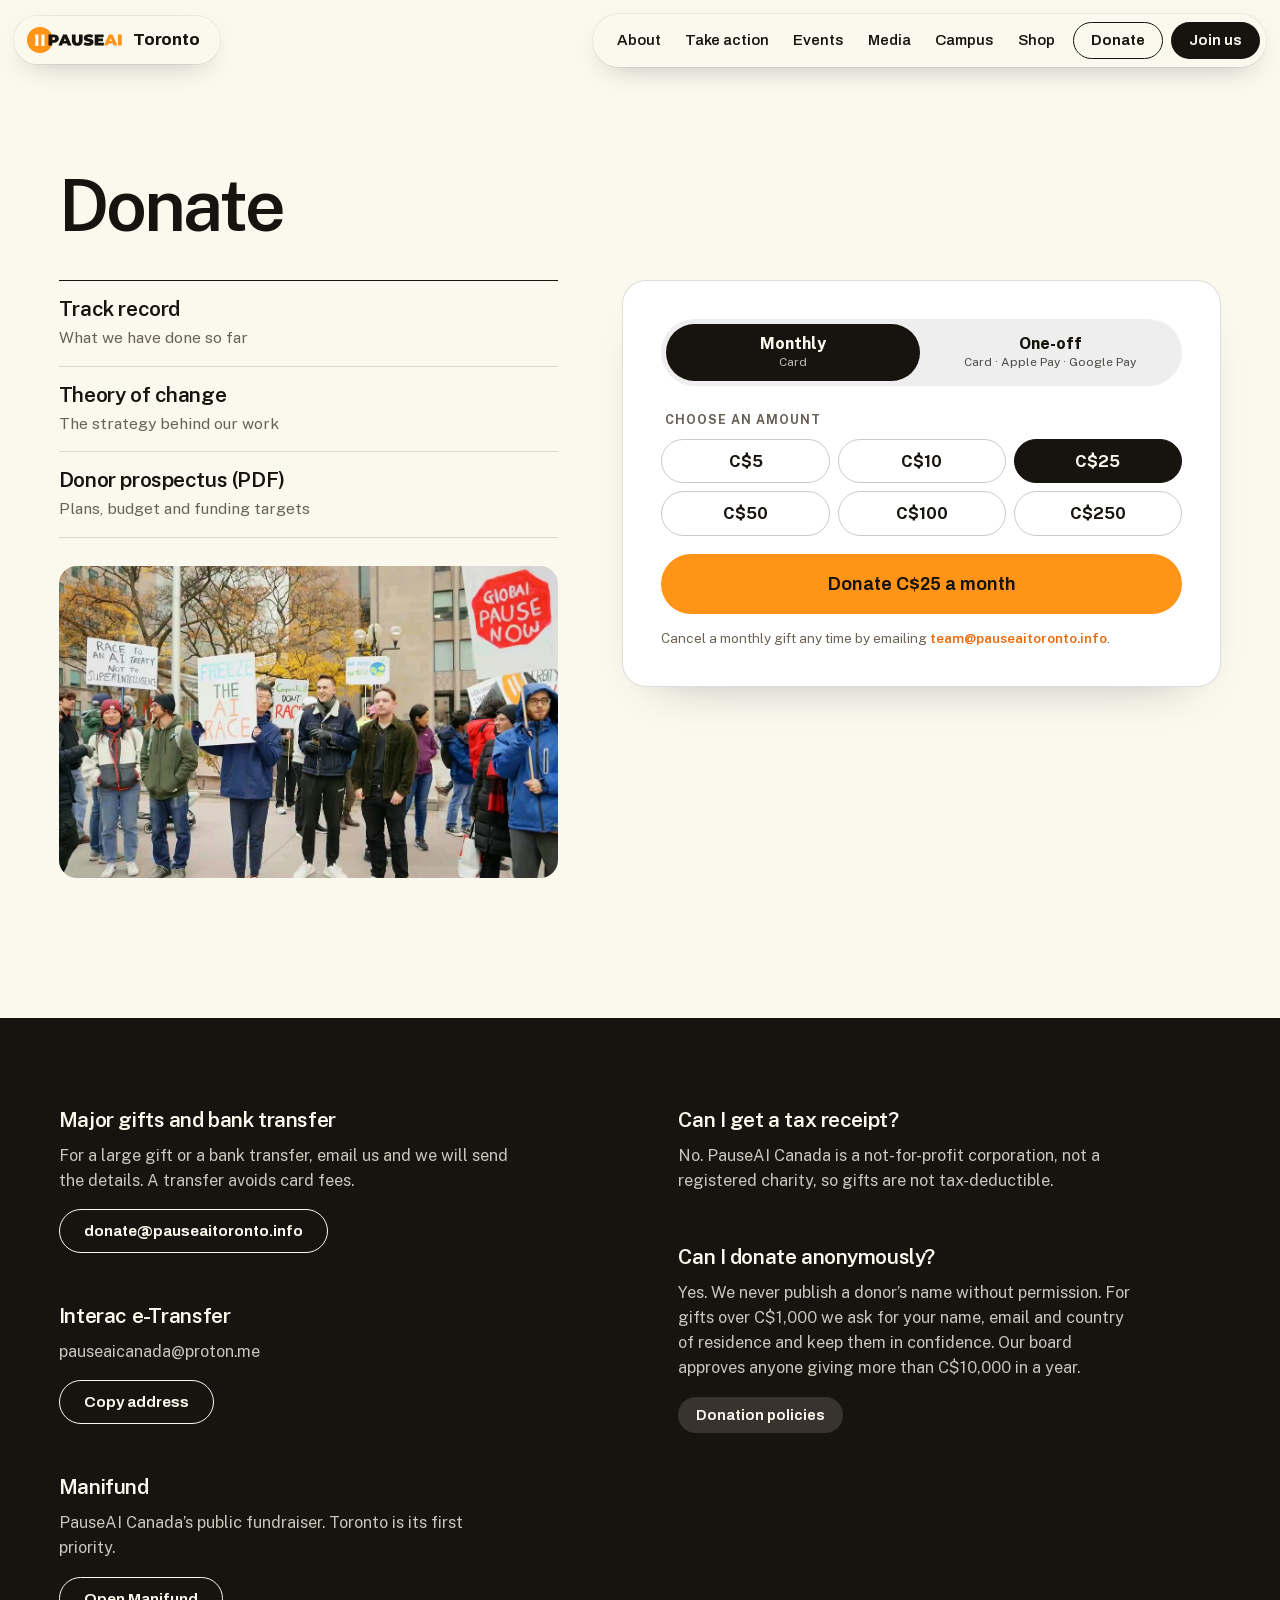
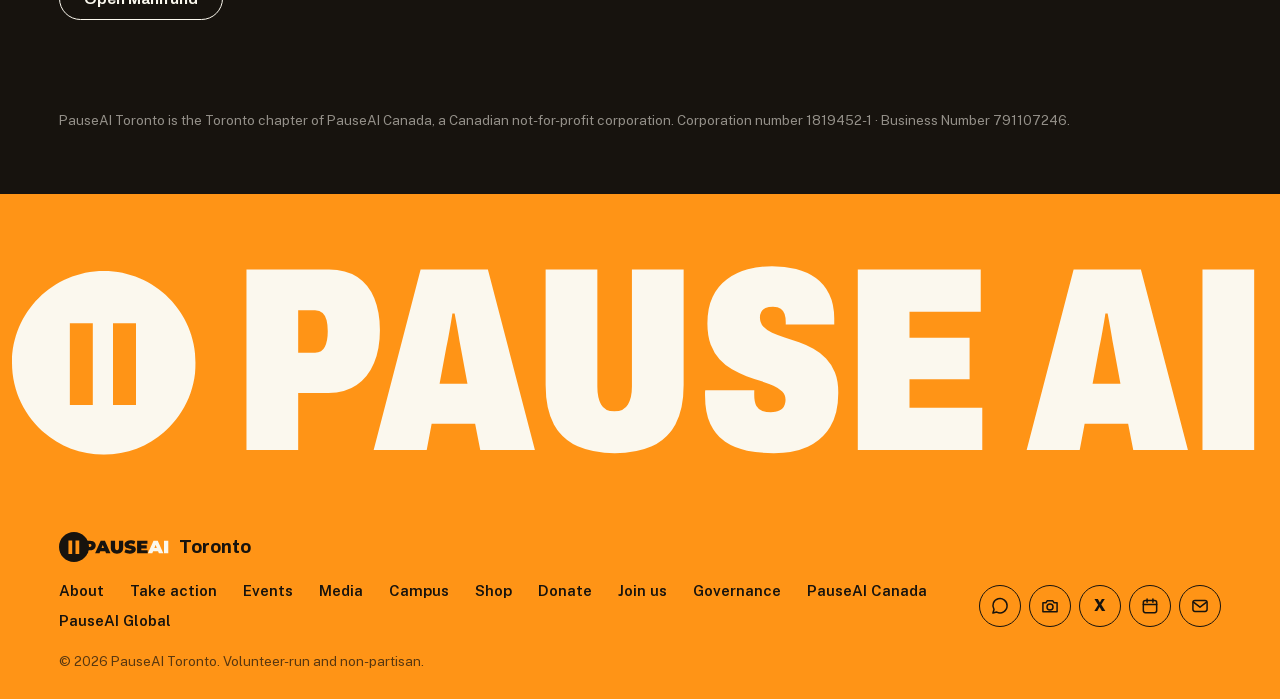
<file: donate.html>
<!doctype html>
<html lang="en-CA">
<head>
<meta charset="utf-8">
<meta name="viewport" content="width=device-width, initial-scale=1">
<title>Donate · PauseAI Toronto</title>
<meta name="description" content="Give monthly or once to PauseAI Toronto.">
<link rel="canonical" href="https://pauseaitoronto.info/donate.html">
<meta name="theme-color" content="#FF9416">
<link rel="icon" href="favicon.svg" type="image/svg+xml">
<link rel="icon" href="assets/favicon-32.png" sizes="32x32" type="image/png">
<link rel="apple-touch-icon" href="assets/apple-touch-icon.png">
<meta property="og:type" content="website">
<meta property="og:site_name" content="PauseAI Toronto">
<meta property="og:locale" content="en_CA">
<meta property="og:title" content="Donate to PauseAI Toronto">
<meta property="og:description" content="Give monthly or once to PauseAI Toronto.">
<meta property="og:url" content="https://pauseaitoronto.info/donate.html">
<meta property="og:image" content="https://pauseaitoronto.info/assets/og.jpg">
<meta property="og:image:width" content="1200">
<meta property="og:image:height" content="630">
<meta property="og:image:alt" content="PauseAI Toronto: raising awareness of risks from frontier AI.">
<meta name="twitter:card" content="summary_large_image">
<link rel="preload" href="assets/fonts/playfair-var.woff2" as="font" type="font/woff2" crossorigin>
<link rel="preload" href="assets/fonts/publicsans-var.woff2" as="font" type="font/woff2" crossorigin>
<link rel="preload" href="assets/fonts/archivo-var.woff2" as="font" type="font/woff2" crossorigin>
<link rel="stylesheet" href="assets/site.css?v=4f85ae3fd9">
<script>document.documentElement.classList.add('js')</script>
</head>
<body class="pro">
<svg width="0" height="0" style="position:absolute" aria-hidden="true" focusable="false">
  <symbol id="pai" viewBox="0 0 243 66">
    <path style="fill:var(--lc)" fill-rule="evenodd" clip-rule="evenodd" d="M66 33C66 51.2254 51.2254 66 33 66C14.7746 66 0 51.2254 0 33C0 14.7746 14.7746 0 33 0C51.2254 0 66 14.7746 66 33ZM20.7902 18.8101H29.0402V48.1801H20.7902V18.8101ZM44.5504 18.8101H36.3004V48.1801H44.5504V18.8101Z"/>
    <path style="fill:var(--lp)" d="M54.6042 47V19H68.0842C70.6976 19 72.9509 19.4267 74.8442 20.28C76.7642 21.1333 78.2442 22.36 79.2842 23.96C80.3242 25.5333 80.8442 27.4 80.8442 29.56C80.8442 31.72 80.3242 33.5867 79.2842 35.16C78.2442 36.7333 76.7642 37.96 74.8442 38.84C72.9509 39.6933 70.6976 40.12 68.0842 40.12H59.8442L64.0442 36.08V47H54.6042ZM64.0442 37.12L59.8442 32.84H67.4842C68.7909 32.84 69.7509 32.5467 70.3642 31.96C71.0042 31.3733 71.3242 30.5733 71.3242 29.56C71.3242 28.5467 71.0042 27.7467 70.3642 27.16C69.7509 26.5733 68.7909 26.28 67.4842 26.28H59.8442L64.0442 22V37.12ZM79.4939 47L91.7339 19H101.014L113.254 47H103.494L94.4539 23.48H98.1339L89.0939 47H79.4939ZM86.7739 42.12L89.1739 35.32H102.054L104.454 42.12H86.7739ZM127.575 47.64C123.281 47.64 119.935 46.48 117.535 44.16C115.135 41.84 113.935 38.5867 113.935 34.4V19H123.375V34.12C123.375 36.2533 123.761 37.7733 124.535 38.68C125.308 39.56 126.348 40 127.655 40C128.988 40 130.028 39.56 130.775 38.68C131.548 37.7733 131.935 36.2533 131.935 34.12V19H141.215V34.4C141.215 38.5867 140.015 41.84 137.615 44.16C135.215 46.48 131.868 47.64 127.575 47.64ZM155.982 47.64C153.635 47.64 151.368 47.3733 149.182 46.84C146.995 46.3067 145.195 45.6133 143.782 44.76L146.822 37.88C148.155 38.6533 149.635 39.28 151.262 39.76C152.915 40.2133 154.515 40.44 156.062 40.44C156.968 40.44 157.675 40.3867 158.182 40.28C158.715 40.1467 159.102 39.9733 159.342 39.76C159.582 39.52 159.702 39.24 159.702 38.92C159.702 38.4133 159.422 38.0133 158.862 37.72C158.302 37.4267 157.555 37.1867 156.622 37C155.715 36.7867 154.715 36.5733 153.622 36.36C152.528 36.12 151.422 35.8133 150.302 35.44C149.208 35.0667 148.195 34.5733 147.262 33.96C146.355 33.3467 145.622 32.5467 145.062 31.56C144.502 30.5467 144.222 29.2933 144.222 27.8C144.222 26.0667 144.702 24.4933 145.662 23.08C146.648 21.64 148.102 20.4933 150.022 19.64C151.968 18.7867 154.382 18.36 157.262 18.36C159.155 18.36 161.022 18.56 162.862 18.96C164.702 19.36 166.355 19.9733 167.822 20.8L164.982 27.64C163.595 26.9467 162.248 26.4267 160.942 26.08C159.662 25.7333 158.408 25.56 157.182 25.56C156.275 25.56 155.555 25.64 155.022 25.8C154.488 25.96 154.102 26.1733 153.862 26.44C153.648 26.7067 153.542 27 153.542 27.32C153.542 27.8 153.822 28.1867 154.382 28.48C154.942 28.7467 155.675 28.9733 156.582 29.16C157.515 29.3467 158.528 29.5467 159.622 29.76C160.742 29.9733 161.848 30.2667 162.942 30.64C164.035 31.0133 165.035 31.5067 165.942 32.12C166.875 32.7333 167.622 33.5333 168.182 34.52C168.742 35.5067 169.022 36.7333 169.022 38.2C169.022 39.9067 168.528 41.48 167.542 42.92C166.582 44.3333 165.142 45.48 163.222 46.36C161.302 47.2133 158.888 47.64 155.982 47.64ZM180.471 29.4H192.951V36.2H180.471V29.4ZM181.111 39.88H195.111V47H171.831V19H194.591V26.12H181.111V39.88Z"/>
    <path style="fill:var(--la)" d="M195.705 47L207.945 19H217.225L229.465 47H219.705L210.665 23.48H214.345L205.305 47H195.705ZM202.985 42.12L205.385 35.32H218.265L220.665 42.12H202.985ZM230.971 47V19H240.411V47H230.971Z"/>
  </symbol>
  <symbol id="pd" viewBox="0 0 66 66"><path fill="#FF9416" fill-rule="evenodd" d="M66 33C66 51.2254 51.2254 66 33 66C14.7746 66 0 51.2254 0 33C0 14.7746 14.7746 0 33 0C51.2254 0 66 14.7746 66 33ZM20.7902 18.8101H29.0402V48.1801H20.7902V18.8101ZM44.5504 18.8101H36.3004V48.1801H44.5504V18.8101Z"/></symbol>
  <symbol id="i-chat" viewBox="0 0 24 24"><path fill="none" stroke="currentColor" stroke-width="1.8" stroke-linejoin="round" d="M20.5 11.8a8.5 8.5 0 0 1-12.4 7.5L3.5 20.5l1.3-4.4A8.5 8.5 0 1 1 20.5 11.8z"/></symbol>
  <symbol id="i-cam" viewBox="0 0 24 24"><g fill="none" stroke="currentColor" stroke-width="1.8" stroke-linejoin="round"><path d="M3.5 8.2h3.6l1.5-2.4h6.8l1.5 2.4h3.6v10.6h-17z"/><circle cx="12" cy="13.2" r="3.6"/></g></symbol>
  <symbol id="i-cal" viewBox="0 0 24 24"><g fill="none" stroke="currentColor" stroke-width="1.8" stroke-linecap="round" stroke-linejoin="round"><rect x="4" y="5.5" width="16" height="14.5" rx="2.5"/><path d="M4 10.2h16M8.5 3.5v4M15.5 3.5v4"/></g></symbol>
  <symbol id="i-mail" viewBox="0 0 24 24"><g fill="none" stroke="currentColor" stroke-width="1.8" stroke-linecap="round" stroke-linejoin="round"><rect x="3.5" y="5.5" width="17" height="13" rx="2.5"/><path d="M4.2 7.4l7.8 6 7.8-6"/></g></symbol>
  <symbol id="pdw" viewBox="0 0 66 66"><path fill="#FBF8EE" fill-rule="evenodd" d="M66 33C66 51.2254 51.2254 66 33 66C14.7746 66 0 51.2254 0 33C0 14.7746 14.7746 0 33 0C51.2254 0 66 14.7746 66 33ZM20.7902 18.8101H29.0402V48.1801H20.7902V18.8101ZM44.5504 18.8101H36.3004V48.1801H44.5504V18.8101Z"/></symbol>
</svg>
<a class="skip" href="#main">Skip to content</a>
<header class="top" id="top">
  <a class="chip brand" href="index.html" aria-label="PauseAI Toronto, home">
    <svg class="brand-logo" viewBox="0 0 243 66" aria-hidden="true"><use href="#pai"/></svg>
    <span class="brand-city">Toronto</span>
  </a>
  <nav class="chip nav" id="nav" aria-label="Main">
    <a class="nav-link" href="about.html">About</a>
    <a class="nav-link" href="campaigns.html">Take action</a>
    <a class="nav-link" href="https://luma.com/pauseaitoronto">Events</a>
    <a class="nav-link" href="media.html">Media</a>
    <a class="nav-link" href="campus.html">Campus</a>
    <a class="nav-link" href="index.html#shop">Shop</a>
    <a class="pill pill-line pill-sm" href="donate.html" aria-current="page">Donate</a>
    <a class="pill pill-ink pill-sm" href="join.html">Join us</a>
  </nav>
  <button class="chip menu" type="button" aria-expanded="false" aria-controls="nav">Menu</button>
</header>
<main id="main">

<section class="page-head">
  <h1 class="big">Donate</h1>
</section>

<section class="don-grid">
  <div class="don-left">
    <ul class="doclinks">
      <li><a href="about.html#track-record"><b>Track record</b><span>What we have done so far</span></a></li>
      <li><a href="about.html#theory"><b>Theory of change</b><span>The strategy behind our work</span></a></li>
      <li><a href="https://drive.google.com/file/d/1AzvdAml-q0DAWhhSu-Q7K5RiTvFObFXu/view"><b>Donor prospectus (PDF)</b><span>Plans, budget and funding targets</span></a></li>
    </ul>
    <figure class="don-photo"><img src="assets/img/t-freeze.jpg" width="1209" height="680" loading="lazy" decoding="async" alt="A crowd with hand-painted signs outside the U.S. Consulate in Toronto."></figure>
  </div>

  <div class="don-right">
    <div class="giver" id="giver">
      <div class="tabs" role="tablist" aria-label="How often">
        <button class="tab" type="button" role="tab" id="tab-monthly" aria-selected="true" aria-controls="amounts" data-mode="monthly"><b>Monthly</b><span>Card</span></button>
        <button class="tab" type="button" role="tab" id="tab-once" aria-selected="false" aria-controls="amounts" data-mode="once" tabindex="-1"><b>One-off</b><span>Card · Apple Pay · Google Pay</span></button>
      </div>
      <p class="label giver-label" id="amount-label">Choose an amount</p>
      <div class="chips" id="amounts" role="radiogroup" aria-labelledby="amount-label"></div>
      <a class="pill pill-ink pill-lg giver-go" id="give-btn" href="https://donate.stripe.com/9B6bJ3gApg9ObpK6sx4Rq03">Donate C$25 a month</a>
      <p class="fine giver-fine">Cancel a monthly gift any time by emailing <a href="mailto:team@pauseaitoronto.info">team@pauseaitoronto.info</a>.</p>
      <noscript><p class="fine giver-fine">One-off gift: <a href="https://donate.stripe.com/9B6cN76ZP4r651m5ot4Rq00">choose your own amount</a>.</p></noscript>
    </div>

  </div>
</section>

<section class="don-more">
  <div class="don-col">
    <div class="way">
      <h2>Major gifts and bank transfer</h2>
      <p>For a large gift or a bank transfer, email us and we will send the details. A transfer avoids card fees.</p>
      <a class="pill pill-line" href="mailto:donate@pauseaitoronto.info">donate@pauseaitoronto.info</a>
    </div>
    <div class="way">
      <h2>Interac e-Transfer</h2>
      <p><input id="etransfer" type="text" readonly value="pauseaicanada@proton.me" aria-label="e-Transfer address"></p>
      <button class="pill pill-line" type="button" id="copy-email">Copy address</button>
      <span class="status" id="email-status" role="status"></span>
    </div>
    <div class="way">
      <h2>Manifund</h2>
      <p>PauseAI Canada’s public fundraiser. Toronto is its first priority.</p>
      <a class="pill pill-line" href="https://manifund.org/projects/pauseai-canada-national-expansion--core-operations">Open Manifund</a>
    </div>
  </div>
  <div class="don-col">
    <div class="faq">
      <h2>Can I get a tax receipt?</h2>
      <p>No. PauseAI Canada is a not-for-profit corporation, not a registered charity, so gifts are not tax-deductible.</p>
    </div>
    <div class="faq">
      <h2>Can I donate anonymously?</h2>
      <p>Yes. We never publish a donor’s name without permission. For gifts over C$1,000 we ask for your name, email and country of residence and keep them in confidence. Our board approves anyone giving more than C$10,000 in a year.</p>
      <a class="pill pill-soft pill-sm" href="about.html#donation-policies">Donation policies</a>
    </div>
  </div>
</section>

<p class="fine legal">PauseAI Toronto is the Toronto chapter of PauseAI Canada, a Canadian not-for-profit corporation. Corporation number 1819452-1 · Business Number 791107246.</p>

</main>

<section class="give give-end" aria-label="PauseAI Toronto">
  <p class="shout" aria-hidden="true"><svg viewBox="0 0 66 66"><use href="#pdw"/></svg><span>Pause&nbsp;AI</span></p>
  <footer class="foot pro">
    <a class="foot-brand" href="index.html" aria-label="PauseAI Toronto, home"><svg class="brand-logo" viewBox="0 0 243 66" aria-hidden="true"><use href="#pai"/></svg><span class="brand-city">Toronto</span></a>
    <ul class="foot-nav">
      <li><a href="about.html">About</a></li>
      <li><a href="campaigns.html">Take action</a></li>
      <li><a href="https://luma.com/pauseaitoronto">Events</a></li>
      <li><a href="media.html">Media</a></li>
      <li><a href="campus.html">Campus</a></li>
      <li><a href="index.html#shop">Shop</a></li>
      <li><a href="donate.html">Donate</a></li>
      <li><a href="join.html">Join us</a></li>
      <li><a href="about.html#governance">Governance</a></li>
      <li><a href="https://pauseai.ca">PauseAI Canada</a></li>
      <li><a href="https://pauseai.info">PauseAI Global</a></li>
    </ul>
    <ul class="foot-icons">
      <li><a href="https://chat.whatsapp.com/DZ3jcJfqOlE2j4Egu4ZgO1" aria-label="WhatsApp group" title="WhatsApp"><svg viewBox="0 0 24 24" aria-hidden="true"><use href="#i-chat"/></svg></a></li>
      <li><a href="https://www.instagram.com/pauseaicanada/" aria-label="Instagram" title="Instagram"><svg viewBox="0 0 24 24" aria-hidden="true"><use href="#i-cam"/></svg></a></li>
      <li><a href="https://x.com/pauseaicanada" aria-label="X" title="X"><span aria-hidden="true">X</span></a></li>
      <li><a href="https://luma.com/pauseaitoronto" aria-label="Events calendar on Luma" title="Luma calendar"><svg viewBox="0 0 24 24" aria-hidden="true"><use href="#i-cal"/></svg></a></li>
      <li><a href="mailto:team@pauseaitoronto.info" aria-label="Email team@pauseaitoronto.info" title="team@pauseaitoronto.info"><svg viewBox="0 0 24 24" aria-hidden="true"><use href="#i-mail"/></svg></a></li>
    </ul>
    <p class="foot-copy">© 2026 PauseAI Toronto. Volunteer-run and non-partisan.</p>
  </footer>
</section>

<script src="assets/site.js?v=7b4845e1f9" defer></script>
<script type="application/json" id="give-data">{"once": "https://donate.stripe.com/9B6cN76ZP4r651m5ot4Rq00", "onceAmounts": [10, 25, 50, 100, 250, 500, 1000], "monthly": {"5": "https://donate.stripe.com/14AfZjfwl6ze1Pa6sx4Rq01", "10": "https://donate.stripe.com/bJe4gB3ND4r69hCaIN4Rq02", "25": "https://donate.stripe.com/9B6bJ3gApg9ObpK6sx4Rq03", "50": "https://donate.stripe.com/dRmfZj3ND6ze1Pa8AF4Rq04", "100": "https://donate.stripe.com/00weVf83T2iY3Xi3gl4Rq05", "250": "https://donate.stripe.com/14A8wR6ZPe1GctO2ch4Rq06"}}</script>
<script src="assets/donate.js?v=e13f0abc8b" defer></script>
</body>
</html>
</file>
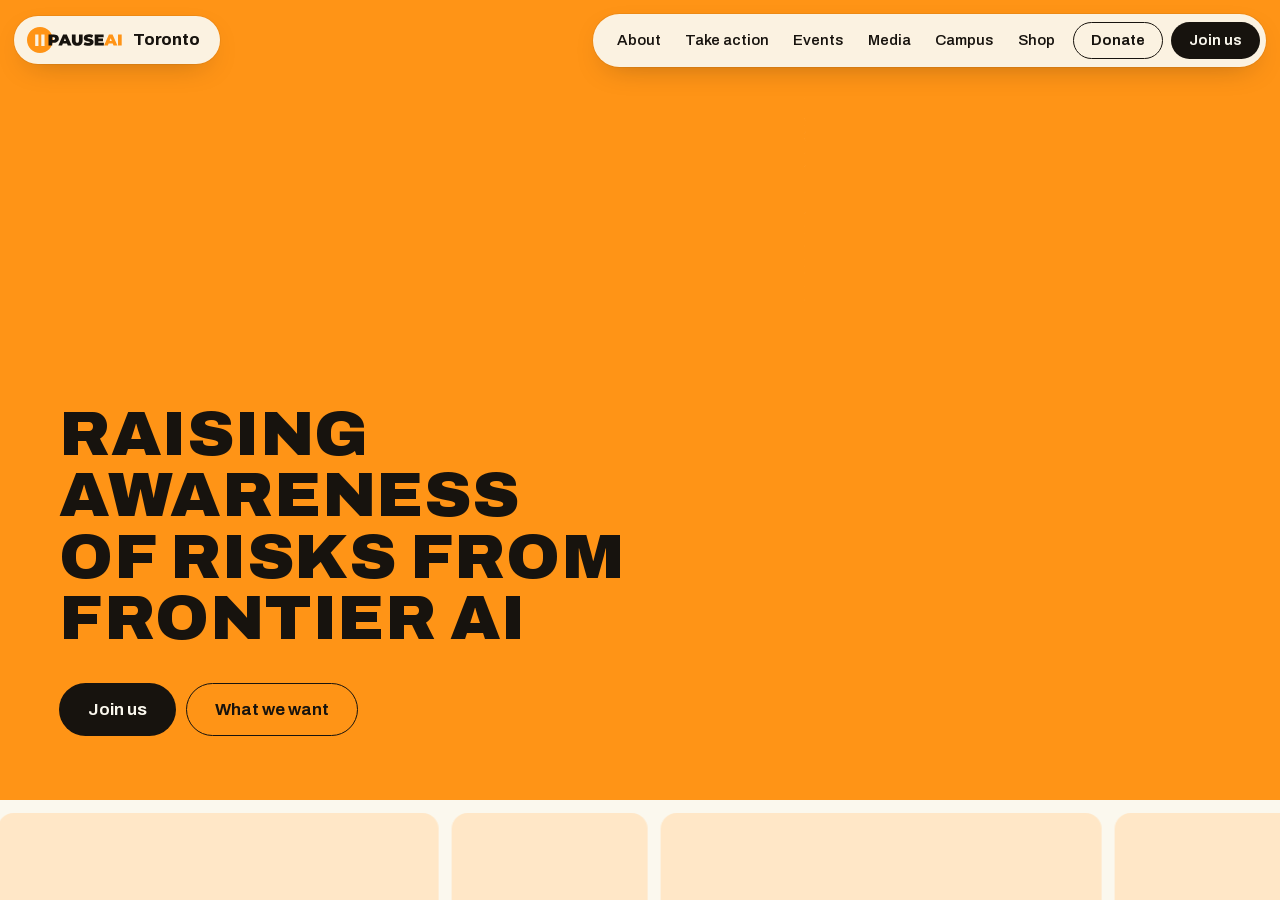
<file: events.html>
<!doctype html><html lang="en-CA"><head><meta charset="utf-8"><title>PauseAI Toronto</title><meta http-equiv="refresh" content="0; url=index.html#do"><link rel="canonical" href="https://pauseai.to/#do"><meta name="robots" content="noindex"></head><body><p><a href="index.html#do">Continue to PauseAI Toronto</a></p></body></html>
</file>
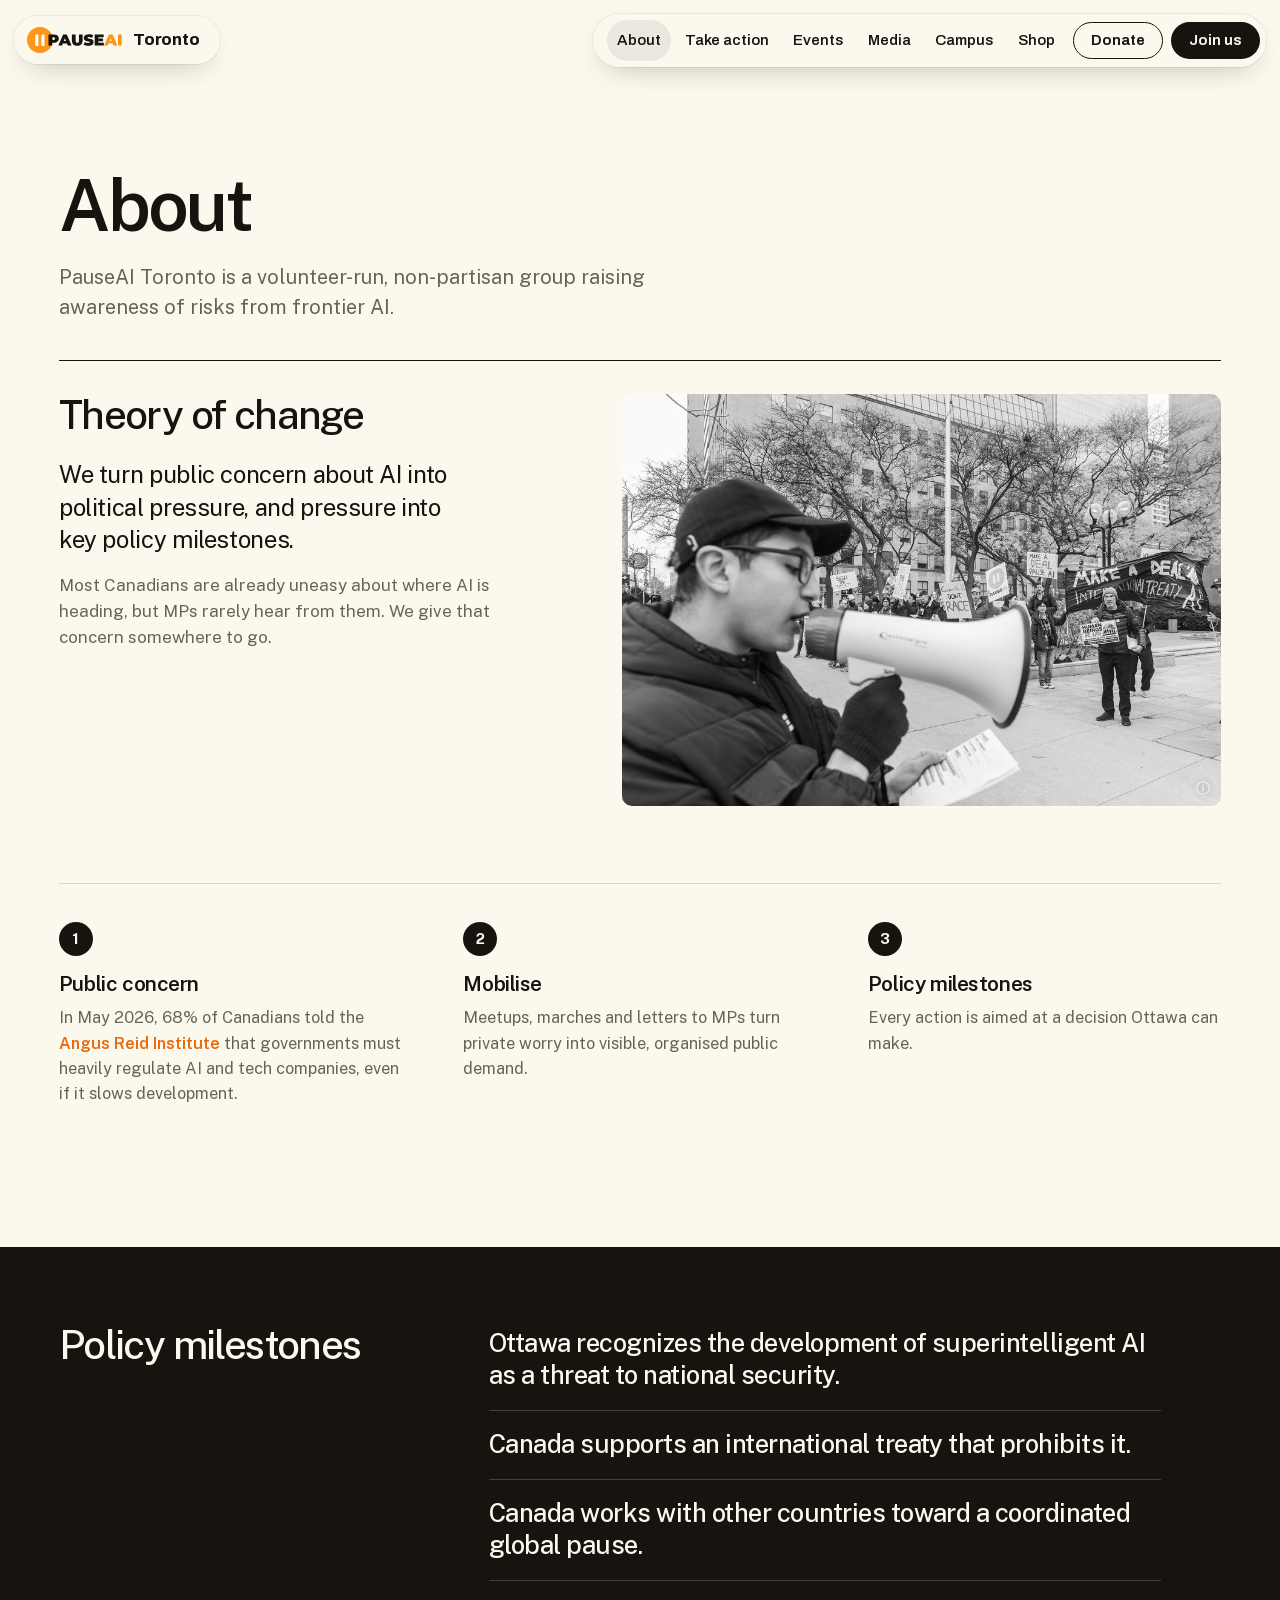
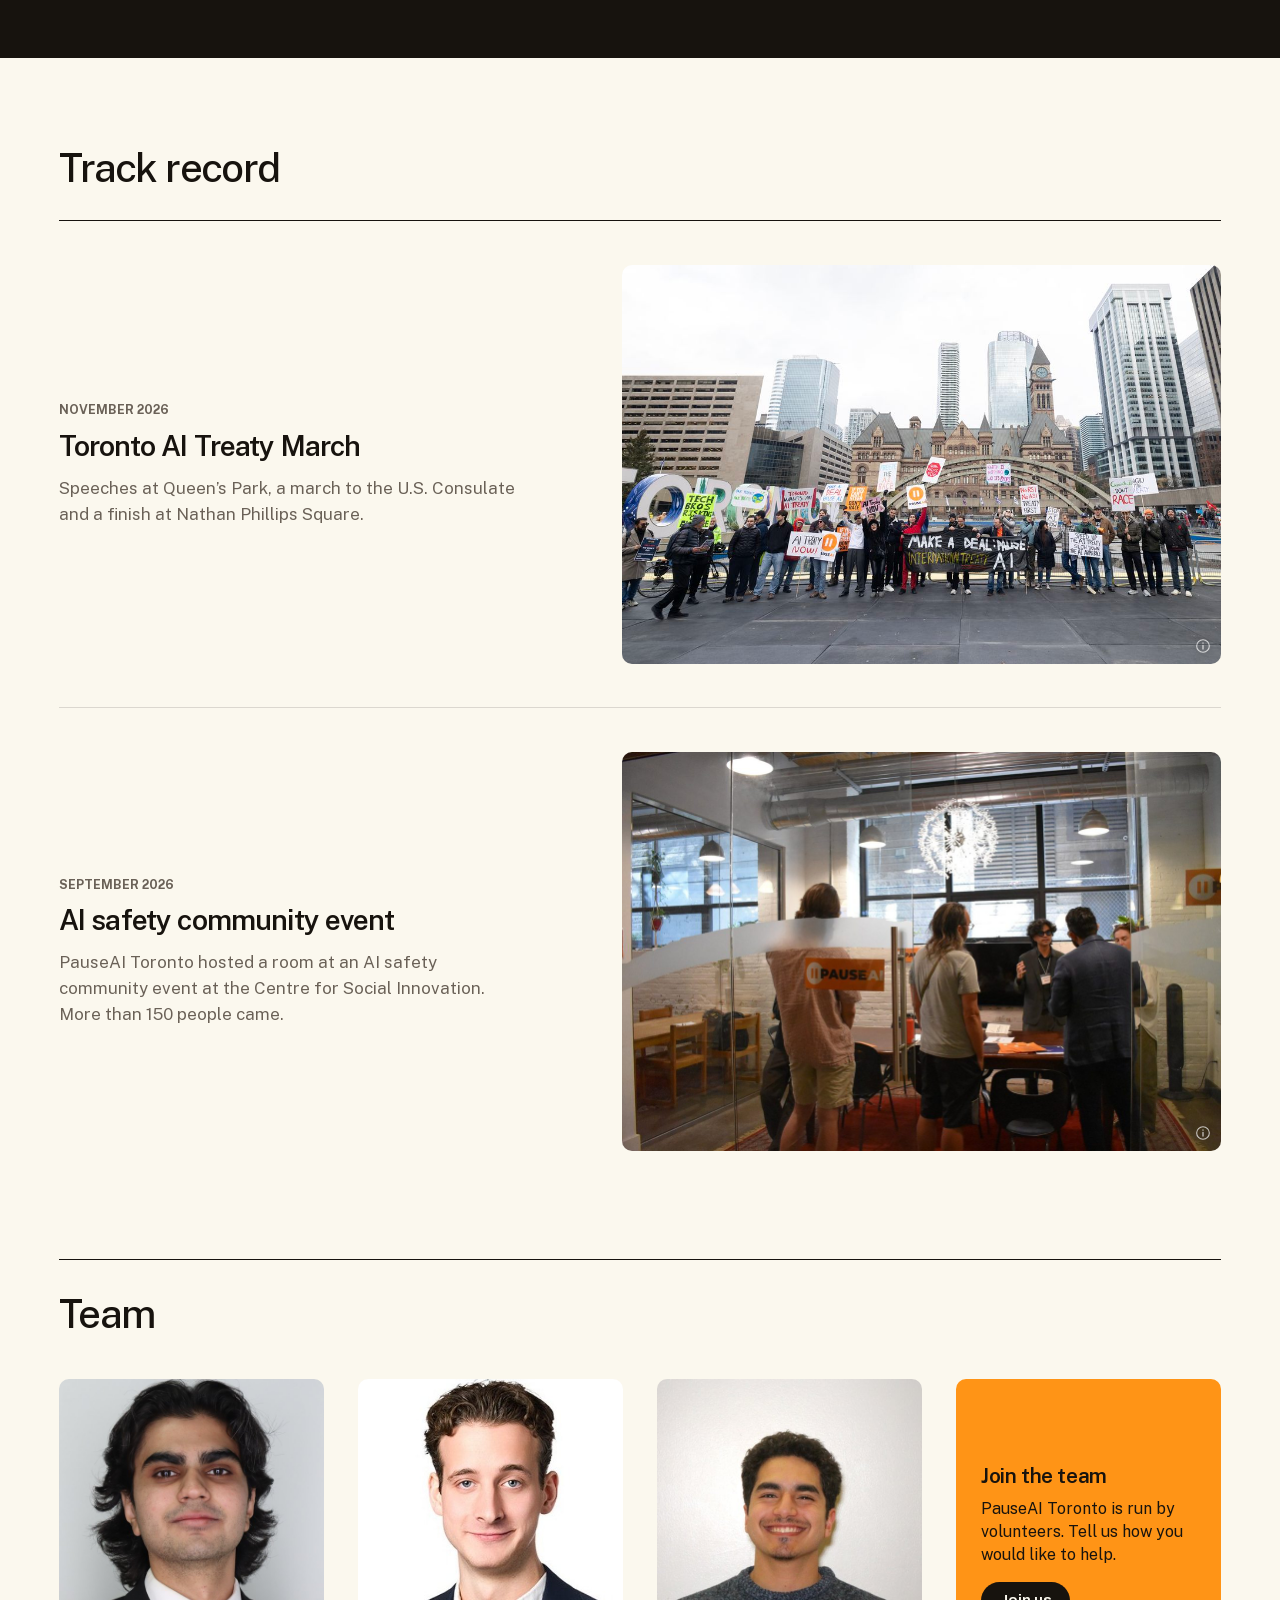
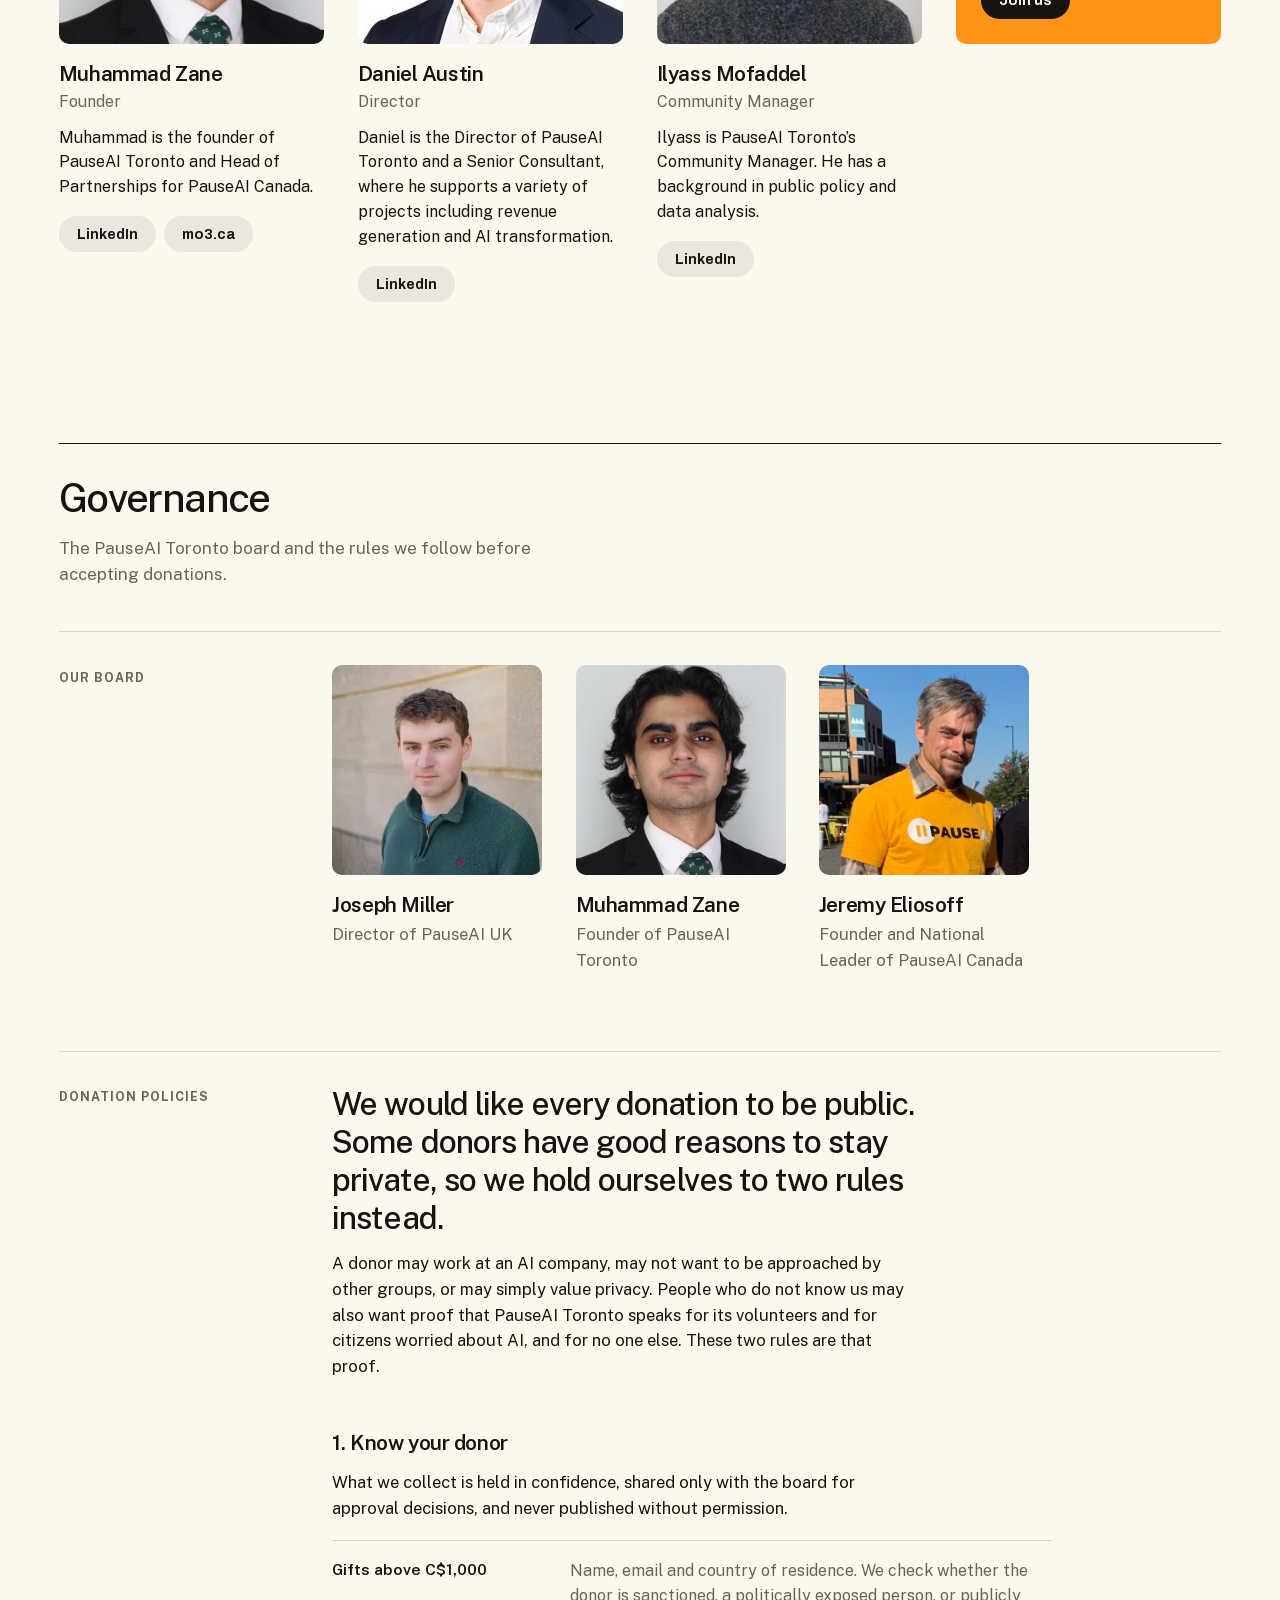
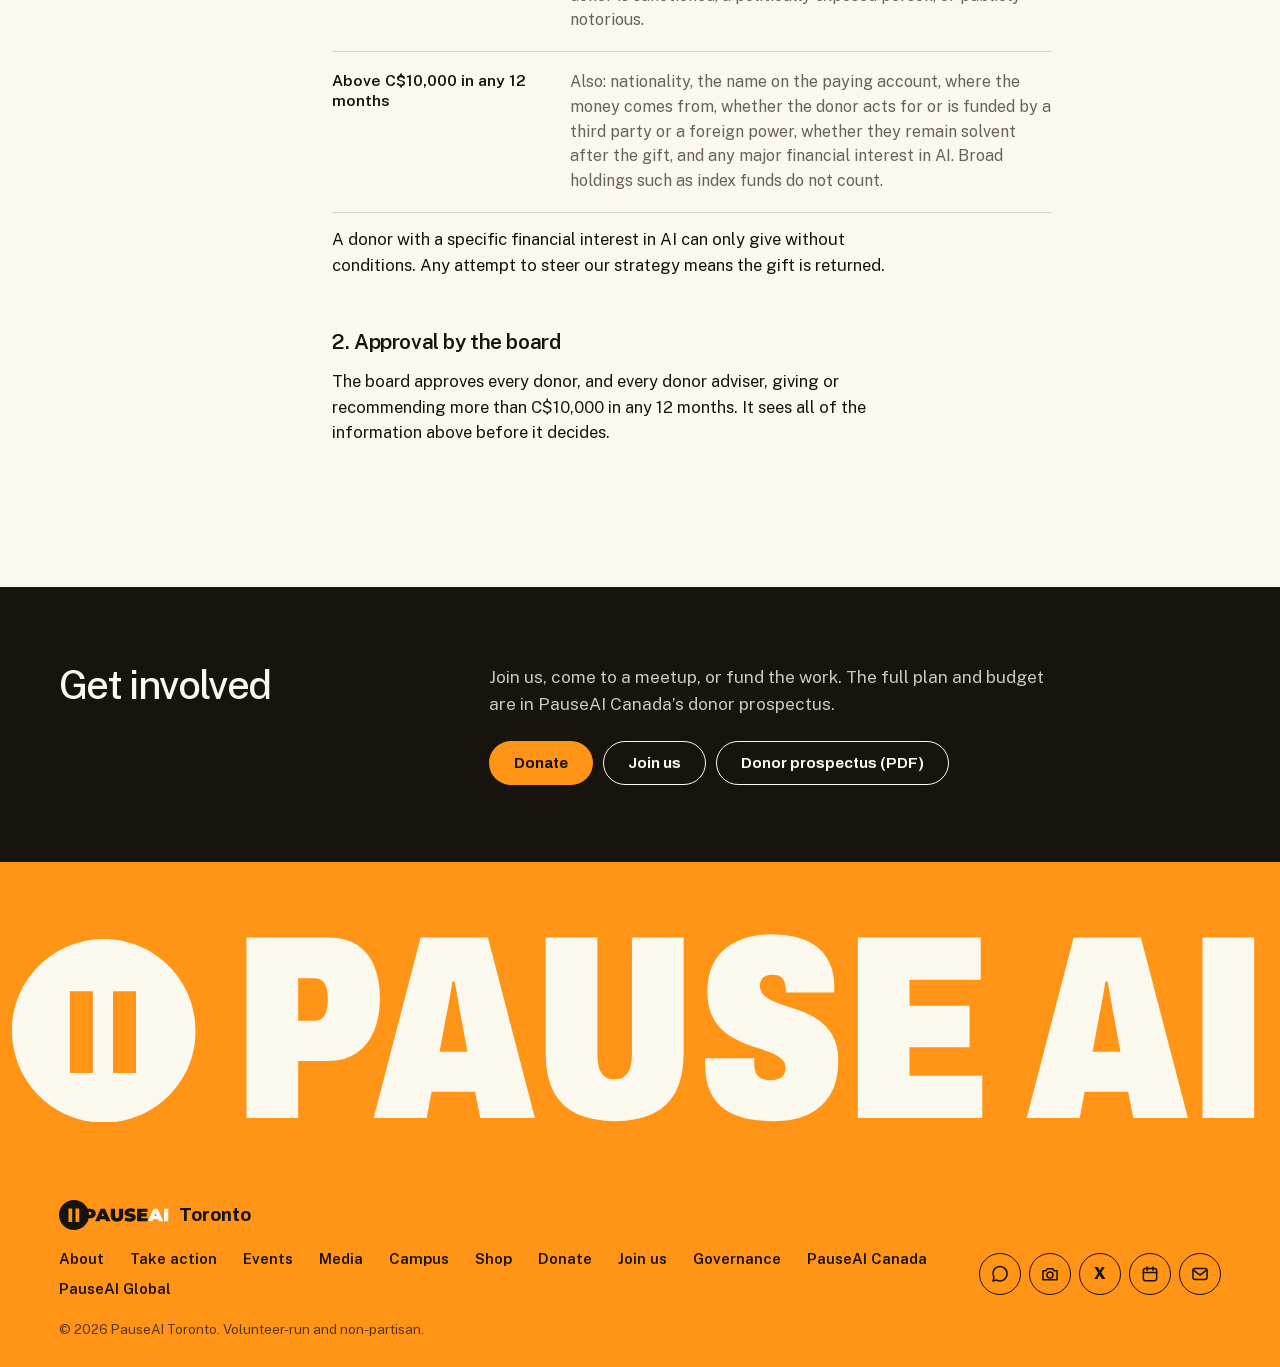
<file: governance.html>
<!doctype html><html lang="en-CA"><head><meta charset="utf-8"><title>PauseAI Toronto</title><script>location.replace('about.html'+(location.hash||'#governance'))</script><meta http-equiv="refresh" content="0; url=about.html#governance"><link rel="canonical" href="https://pauseai.to/about.html#governance"><meta name="robots" content="noindex"></head><body><p><a href="about.html#governance">Continue to PauseAI Toronto</a></p></body></html>
</file>
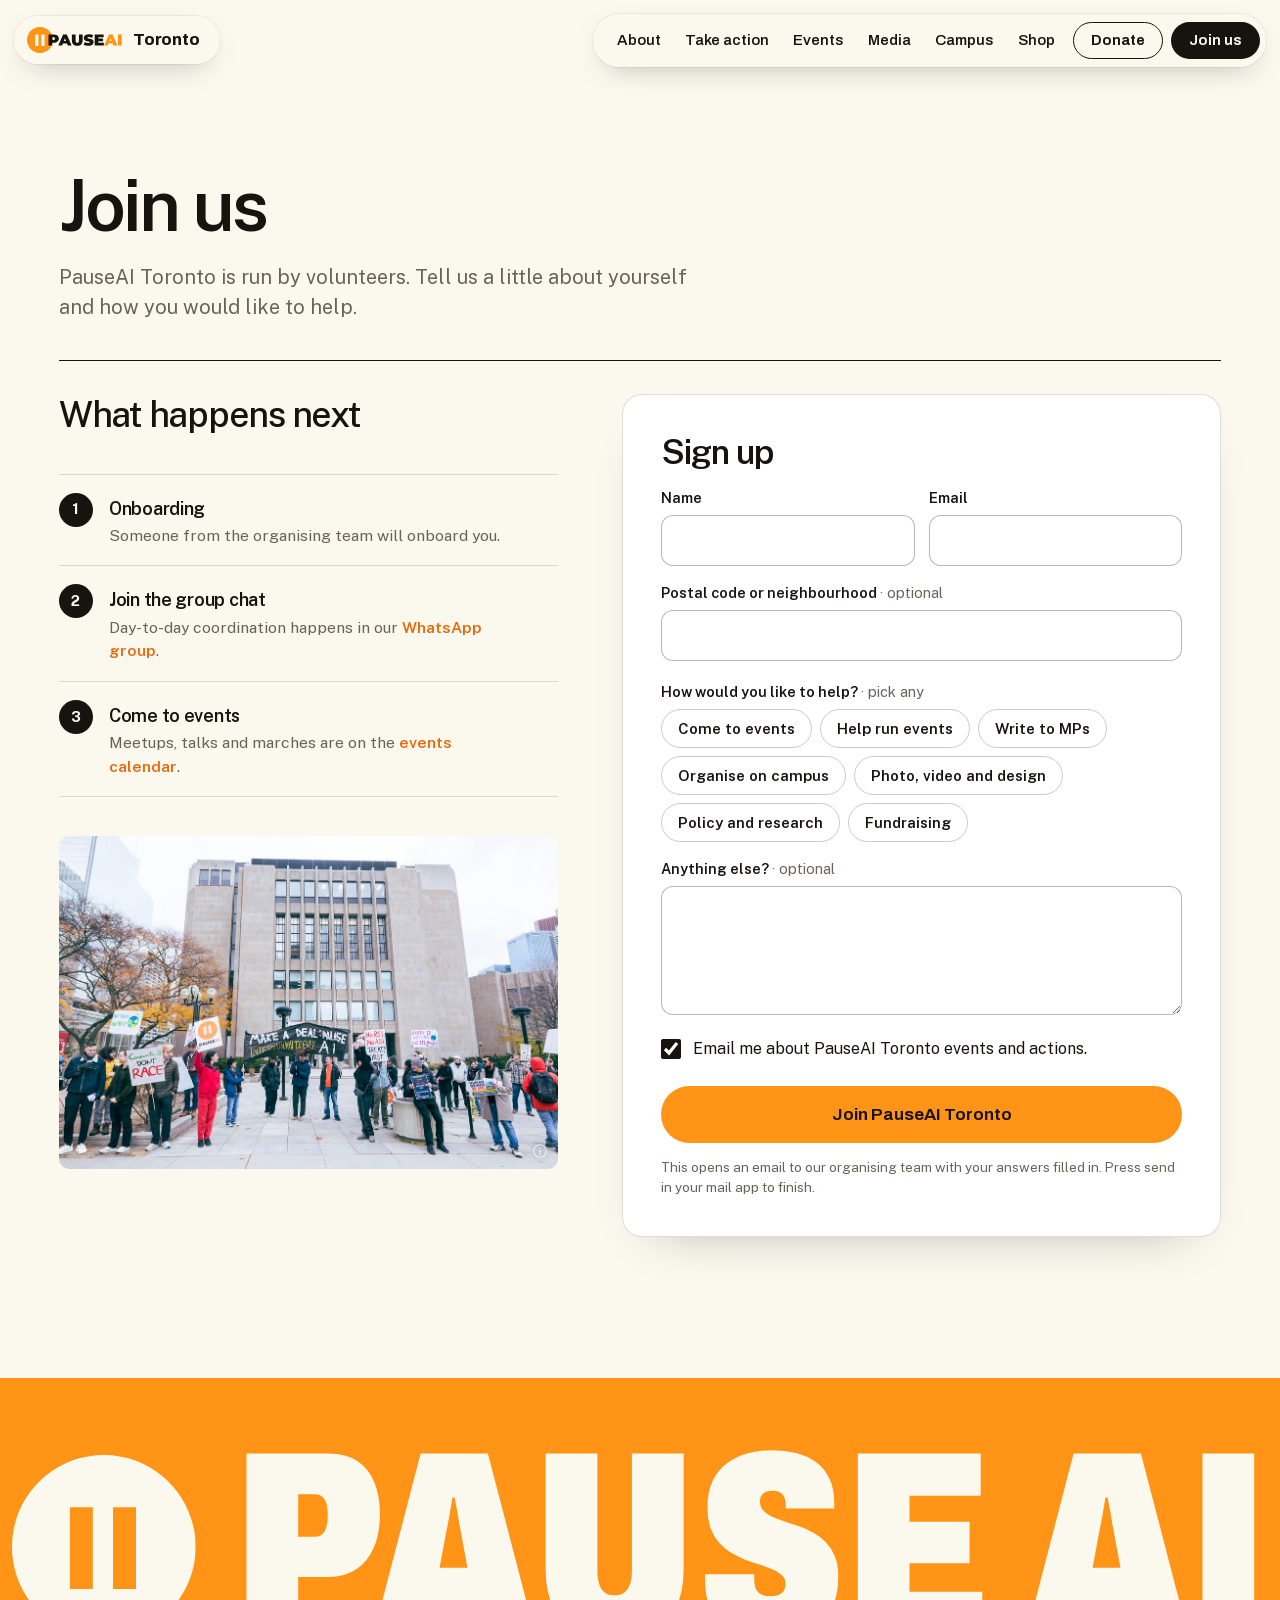
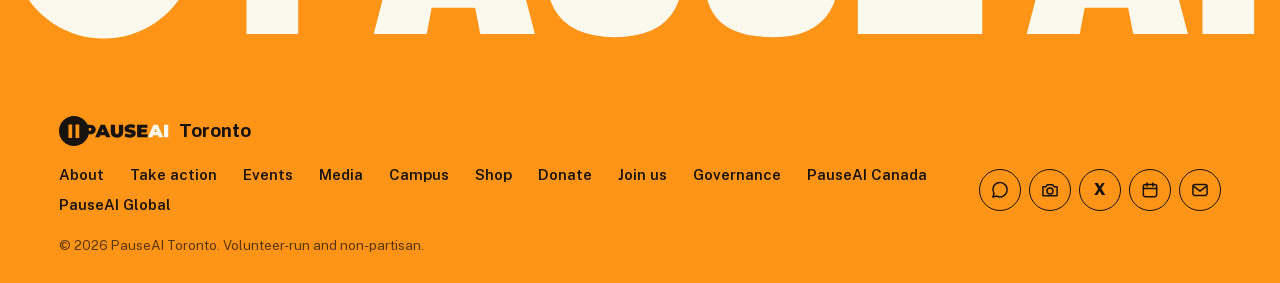
<file: join.html>
<!doctype html>
<html lang="en-CA">
<head>
<meta charset="utf-8">
<meta name="viewport" content="width=device-width, initial-scale=1">
<title>Join us · PauseAI Toronto</title>
<meta name="description" content="Join PauseAI Toronto. Tell us how you would like to help.">
<link rel="canonical" href="https://pauseaitoronto.info/join.html">
<meta name="theme-color" content="#FF9416">
<link rel="icon" href="favicon.svg" type="image/svg+xml">
<link rel="icon" href="assets/favicon-32.png" sizes="32x32" type="image/png">
<link rel="apple-touch-icon" href="assets/apple-touch-icon.png">
<meta property="og:type" content="website">
<meta property="og:site_name" content="PauseAI Toronto">
<meta property="og:locale" content="en_CA">
<meta property="og:title" content="Join PauseAI Toronto">
<meta property="og:description" content="Join PauseAI Toronto. Tell us how you would like to help.">
<meta property="og:url" content="https://pauseaitoronto.info/join.html">
<meta property="og:image" content="https://pauseaitoronto.info/assets/og.jpg">
<meta property="og:image:width" content="1200">
<meta property="og:image:height" content="630">
<meta property="og:image:alt" content="PauseAI Toronto: raising awareness of risks from frontier AI.">
<meta name="twitter:card" content="summary_large_image">
<link rel="preload" href="assets/fonts/publicsans-var.woff2" as="font" type="font/woff2" crossorigin>
<link rel="preload" href="assets/fonts/archivo-var.woff2" as="font" type="font/woff2" crossorigin>
<link rel="stylesheet" href="assets/site.css?v=4f85ae3fd9">
<script>document.documentElement.classList.add('js')</script>
</head>
<body class="pro">
<svg width="0" height="0" style="position:absolute" aria-hidden="true" focusable="false">
  <symbol id="pai" viewBox="0 0 243 66">
    <path style="fill:var(--lc)" fill-rule="evenodd" clip-rule="evenodd" d="M66 33C66 51.2254 51.2254 66 33 66C14.7746 66 0 51.2254 0 33C0 14.7746 14.7746 0 33 0C51.2254 0 66 14.7746 66 33ZM20.7902 18.8101H29.0402V48.1801H20.7902V18.8101ZM44.5504 18.8101H36.3004V48.1801H44.5504V18.8101Z"/>
    <path style="fill:var(--lp)" d="M54.6042 47V19H68.0842C70.6976 19 72.9509 19.4267 74.8442 20.28C76.7642 21.1333 78.2442 22.36 79.2842 23.96C80.3242 25.5333 80.8442 27.4 80.8442 29.56C80.8442 31.72 80.3242 33.5867 79.2842 35.16C78.2442 36.7333 76.7642 37.96 74.8442 38.84C72.9509 39.6933 70.6976 40.12 68.0842 40.12H59.8442L64.0442 36.08V47H54.6042ZM64.0442 37.12L59.8442 32.84H67.4842C68.7909 32.84 69.7509 32.5467 70.3642 31.96C71.0042 31.3733 71.3242 30.5733 71.3242 29.56C71.3242 28.5467 71.0042 27.7467 70.3642 27.16C69.7509 26.5733 68.7909 26.28 67.4842 26.28H59.8442L64.0442 22V37.12ZM79.4939 47L91.7339 19H101.014L113.254 47H103.494L94.4539 23.48H98.1339L89.0939 47H79.4939ZM86.7739 42.12L89.1739 35.32H102.054L104.454 42.12H86.7739ZM127.575 47.64C123.281 47.64 119.935 46.48 117.535 44.16C115.135 41.84 113.935 38.5867 113.935 34.4V19H123.375V34.12C123.375 36.2533 123.761 37.7733 124.535 38.68C125.308 39.56 126.348 40 127.655 40C128.988 40 130.028 39.56 130.775 38.68C131.548 37.7733 131.935 36.2533 131.935 34.12V19H141.215V34.4C141.215 38.5867 140.015 41.84 137.615 44.16C135.215 46.48 131.868 47.64 127.575 47.64ZM155.982 47.64C153.635 47.64 151.368 47.3733 149.182 46.84C146.995 46.3067 145.195 45.6133 143.782 44.76L146.822 37.88C148.155 38.6533 149.635 39.28 151.262 39.76C152.915 40.2133 154.515 40.44 156.062 40.44C156.968 40.44 157.675 40.3867 158.182 40.28C158.715 40.1467 159.102 39.9733 159.342 39.76C159.582 39.52 159.702 39.24 159.702 38.92C159.702 38.4133 159.422 38.0133 158.862 37.72C158.302 37.4267 157.555 37.1867 156.622 37C155.715 36.7867 154.715 36.5733 153.622 36.36C152.528 36.12 151.422 35.8133 150.302 35.44C149.208 35.0667 148.195 34.5733 147.262 33.96C146.355 33.3467 145.622 32.5467 145.062 31.56C144.502 30.5467 144.222 29.2933 144.222 27.8C144.222 26.0667 144.702 24.4933 145.662 23.08C146.648 21.64 148.102 20.4933 150.022 19.64C151.968 18.7867 154.382 18.36 157.262 18.36C159.155 18.36 161.022 18.56 162.862 18.96C164.702 19.36 166.355 19.9733 167.822 20.8L164.982 27.64C163.595 26.9467 162.248 26.4267 160.942 26.08C159.662 25.7333 158.408 25.56 157.182 25.56C156.275 25.56 155.555 25.64 155.022 25.8C154.488 25.96 154.102 26.1733 153.862 26.44C153.648 26.7067 153.542 27 153.542 27.32C153.542 27.8 153.822 28.1867 154.382 28.48C154.942 28.7467 155.675 28.9733 156.582 29.16C157.515 29.3467 158.528 29.5467 159.622 29.76C160.742 29.9733 161.848 30.2667 162.942 30.64C164.035 31.0133 165.035 31.5067 165.942 32.12C166.875 32.7333 167.622 33.5333 168.182 34.52C168.742 35.5067 169.022 36.7333 169.022 38.2C169.022 39.9067 168.528 41.48 167.542 42.92C166.582 44.3333 165.142 45.48 163.222 46.36C161.302 47.2133 158.888 47.64 155.982 47.64ZM180.471 29.4H192.951V36.2H180.471V29.4ZM181.111 39.88H195.111V47H171.831V19H194.591V26.12H181.111V39.88Z"/>
    <path style="fill:var(--la)" d="M195.705 47L207.945 19H217.225L229.465 47H219.705L210.665 23.48H214.345L205.305 47H195.705ZM202.985 42.12L205.385 35.32H218.265L220.665 42.12H202.985ZM230.971 47V19H240.411V47H230.971Z"/>
  </symbol>
  <symbol id="pd" viewBox="0 0 66 66"><path fill="#FF9416" fill-rule="evenodd" d="M66 33C66 51.2254 51.2254 66 33 66C14.7746 66 0 51.2254 0 33C0 14.7746 14.7746 0 33 0C51.2254 0 66 14.7746 66 33ZM20.7902 18.8101H29.0402V48.1801H20.7902V18.8101ZM44.5504 18.8101H36.3004V48.1801H44.5504V18.8101Z"/></symbol>
  <symbol id="i-chat" viewBox="0 0 24 24"><path fill="none" stroke="currentColor" stroke-width="1.8" stroke-linejoin="round" d="M20.5 11.8a8.5 8.5 0 0 1-12.4 7.5L3.5 20.5l1.3-4.4A8.5 8.5 0 1 1 20.5 11.8z"/></symbol>
  <symbol id="i-cam" viewBox="0 0 24 24"><g fill="none" stroke="currentColor" stroke-width="1.8" stroke-linejoin="round"><path d="M3.5 8.2h3.6l1.5-2.4h6.8l1.5 2.4h3.6v10.6h-17z"/><circle cx="12" cy="13.2" r="3.6"/></g></symbol>
  <symbol id="i-cal" viewBox="0 0 24 24"><g fill="none" stroke="currentColor" stroke-width="1.8" stroke-linecap="round" stroke-linejoin="round"><rect x="4" y="5.5" width="16" height="14.5" rx="2.5"/><path d="M4 10.2h16M8.5 3.5v4M15.5 3.5v4"/></g></symbol>
  <symbol id="i-mail" viewBox="0 0 24 24"><g fill="none" stroke="currentColor" stroke-width="1.8" stroke-linecap="round" stroke-linejoin="round"><rect x="3.5" y="5.5" width="17" height="13" rx="2.5"/><path d="M4.2 7.4l7.8 6 7.8-6"/></g></symbol>
  <symbol id="pdw" viewBox="0 0 66 66"><path fill="#FBF8EE" fill-rule="evenodd" d="M66 33C66 51.2254 51.2254 66 33 66C14.7746 66 0 51.2254 0 33C0 14.7746 14.7746 0 33 0C51.2254 0 66 14.7746 66 33ZM20.7902 18.8101H29.0402V48.1801H20.7902V18.8101ZM44.5504 18.8101H36.3004V48.1801H44.5504V18.8101Z"/></symbol>
</svg>
<a class="skip" href="#main">Skip to content</a>
<header class="top" id="top">
  <a class="chip brand" href="index.html" aria-label="PauseAI Toronto, home">
    <svg class="brand-logo" viewBox="0 0 243 66" aria-hidden="true"><use href="#pai"/></svg>
    <span class="brand-city">Toronto</span>
  </a>
  <nav class="chip nav" id="nav" aria-label="Main">
    <a class="nav-link" href="about.html">About</a>
    <a class="nav-link" href="campaigns.html">Take action</a>
    <a class="nav-link" href="https://luma.com/pauseaitoronto">Events</a>
    <a class="nav-link" href="media.html">Media</a>
    <a class="nav-link" href="campus.html">Campus</a>
    <a class="nav-link" href="index.html#shop">Shop</a>
    <a class="pill pill-line pill-sm" href="donate.html">Donate</a>
    <a class="pill pill-ink pill-sm" href="join.html" aria-current="page">Join us</a>
  </nav>
  <button class="chip menu" type="button" aria-expanded="false" aria-controls="nav">Menu</button>
</header>
<main id="main">
<section class="page-head">
  <h1 class="big">Join us</h1>
  <p>PauseAI Toronto is run by volunteers. Tell us a little about yourself and how you would like to help.</p>
</section>

<section class="join" aria-label="Join PauseAI Toronto">
  <div class="join-copy">
    <h2>What happens next</h2>
    <ol class="nexts">
      <li><b aria-hidden="true">1</b><div><h3>Onboarding</h3><p>Someone from the organising team will onboard you.</p></div></li>
      <li><b aria-hidden="true">2</b><div><h3>Join the group chat</h3><p>Day-to-day coordination happens in our <a href="https://chat.whatsapp.com/DZ3jcJfqOlE2j4Egu4ZgO1">WhatsApp group</a>.</p></div></li>
      <li><b aria-hidden="true">3</b><div><h3>Come to events</h3><p>Meetups, talks and marches are on the <a href="https://luma.com/pauseaitoronto">events calendar</a>.</p></div></li>
    </ol>
    <figure class="join-photo has-credit"><img src="assets/img/w-plaza.jpg" width="1019" height="680" loading="lazy" decoding="async" alt="Marchers with signs and a black banner spread out across a plaza in front of a stone building."><button class="info info-photo" type="button" popovertarget="credit-plaza" aria-label="Photo credit"><svg viewBox="0 0 24 24" aria-hidden="true"><circle cx="12" cy="12" r="9.5" fill="none" stroke="currentColor" stroke-width="1.6"/><path d="M12 11v5.6M12 7.5v.2" fill="none" stroke="currentColor" stroke-width="1.9" stroke-linecap="round"/></svg></button><div class="note" id="credit-plaza" popover><button class="note-x" type="button" popovertarget="credit-plaza" popovertargetaction="hide" aria-label="Close">×</button><p class="note-label">Photograph</p><p class="note-name"><a href="https://davidakiogrant.com/">David Akio Grant</a></p><p class="note-more">Toronto AI Treaty March, 14 November 2026</p></div></figure>
  </div>

  <div class="join-card">
    <form id="join-form" data-endpoint="" data-inbox="team@pauseaitoronto.info" novalidate>
      <h2>Sign up</h2>
      <div class="field-row">
        <label class="field"><span>Name</span><input name="name" type="text" autocomplete="name" required></label>
        <label class="field"><span>Email</span><input name="email" type="email" autocomplete="email" inputmode="email" required></label>
      </div>
      <label class="field"><span>Postal code or neighbourhood <small>· optional</small></span><input name="postal" type="text" autocomplete="postal-code"></label>
      <fieldset class="picks">
        <legend>How would you like to help? <small>· pick any</small></legend>
        <div>
          <label class="pick"><input type="checkbox" name="interests" value="Come to events"><span>Come to events</span></label>
          <label class="pick"><input type="checkbox" name="interests" value="Help run events"><span>Help run events</span></label>
          <label class="pick"><input type="checkbox" name="interests" value="Write to MPs"><span>Write to MPs</span></label>
          <label class="pick"><input type="checkbox" name="interests" value="Organise on campus"><span>Organise on campus</span></label>
          <label class="pick"><input type="checkbox" name="interests" value="Photo, video and design"><span>Photo, video and design</span></label>
          <label class="pick"><input type="checkbox" name="interests" value="Policy and research"><span>Policy and research</span></label>
          <label class="pick"><input type="checkbox" name="interests" value="Fundraising"><span>Fundraising</span></label>
        </div>
      </fieldset>
      <label class="field"><span>Anything else? <small>· optional</small></span><textarea name="note" rows="4"></textarea></label>
      <label class="check"><input type="checkbox" name="updates" value="yes" checked><span>Email me about PauseAI Toronto events and actions.</span></label>
      <label class="trap" aria-hidden="true">Leave this empty <input name="website" type="text" tabindex="-1" autocomplete="off"></label>
      <button class="pill pill-orange join-go" type="submit" id="join-go">Join PauseAI Toronto</button>
      <span class="status" id="join-status" role="status"></span>
      <p class="fine" id="join-how">This opens an email to our organising team with your answers filled in. Press send in your mail app to finish.</p>
      <noscript><p class="fine">This form needs JavaScript. Without it, email <a href="mailto:team@pauseaitoronto.info">team@pauseaitoronto.info</a>.</p></noscript>
    </form>

    <div class="join-done" id="join-done" hidden>
      <h2>You’re in</h2>
      <p id="join-done-lead"></p>
      <div id="join-mail" hidden>
        <pre id="join-text"></pre>
        <p class="fine">Nothing opened? <button class="linkish" type="button" id="join-copy">Copy your answers</button> and email them to <a href="mailto:team@pauseaitoronto.info">team@pauseaitoronto.info</a>. <span id="join-copy-status" role="status"></span></p>
      </div>
      <div class="actions">
        <a class="pill pill-ink" href="https://chat.whatsapp.com/DZ3jcJfqOlE2j4Egu4ZgO1">Join the group chat</a>
        <a class="pill pill-line" href="https://luma.com/pauseaitoronto">See upcoming events</a>
      </div>
    </div>
  </div>
</section>

</main>

<section class="give give-end" aria-label="PauseAI Toronto">
  <p class="shout" aria-hidden="true"><svg viewBox="0 0 66 66"><use href="#pdw"/></svg><span>Pause&nbsp;AI</span></p>
  <footer class="foot pro">
    <a class="foot-brand" href="index.html" aria-label="PauseAI Toronto, home"><svg class="brand-logo" viewBox="0 0 243 66" aria-hidden="true"><use href="#pai"/></svg><span class="brand-city">Toronto</span></a>
    <ul class="foot-nav">
      <li><a href="about.html">About</a></li>
      <li><a href="campaigns.html">Take action</a></li>
      <li><a href="https://luma.com/pauseaitoronto">Events</a></li>
      <li><a href="media.html">Media</a></li>
      <li><a href="campus.html">Campus</a></li>
      <li><a href="index.html#shop">Shop</a></li>
      <li><a href="donate.html">Donate</a></li>
      <li><a href="join.html">Join us</a></li>
      <li><a href="about.html#governance">Governance</a></li>
      <li><a href="https://pauseai.ca">PauseAI Canada</a></li>
      <li><a href="https://pauseai.info">PauseAI Global</a></li>
    </ul>
    <ul class="foot-icons">
      <li><a href="https://chat.whatsapp.com/DZ3jcJfqOlE2j4Egu4ZgO1" aria-label="WhatsApp group" title="WhatsApp"><svg viewBox="0 0 24 24" aria-hidden="true"><use href="#i-chat"/></svg></a></li>
      <li><a href="https://www.instagram.com/pauseaicanada/" aria-label="Instagram" title="Instagram"><svg viewBox="0 0 24 24" aria-hidden="true"><use href="#i-cam"/></svg></a></li>
      <li><a href="https://x.com/pauseaicanada" aria-label="X" title="X"><span aria-hidden="true">X</span></a></li>
      <li><a href="https://luma.com/pauseaitoronto" aria-label="Events calendar on Luma" title="Luma calendar"><svg viewBox="0 0 24 24" aria-hidden="true"><use href="#i-cal"/></svg></a></li>
      <li><a href="mailto:team@pauseaitoronto.info" aria-label="Email team@pauseaitoronto.info" title="team@pauseaitoronto.info"><svg viewBox="0 0 24 24" aria-hidden="true"><use href="#i-mail"/></svg></a></li>
    </ul>
    <p class="foot-copy">© 2026 PauseAI Toronto. Volunteer-run and non-partisan.</p>
  </footer>
</section>

<script src="assets/site.js?v=7b4845e1f9" defer></script>
<script src="assets/join.js?v=c3dcf05683" defer></script>
</body>
</html>
</file>
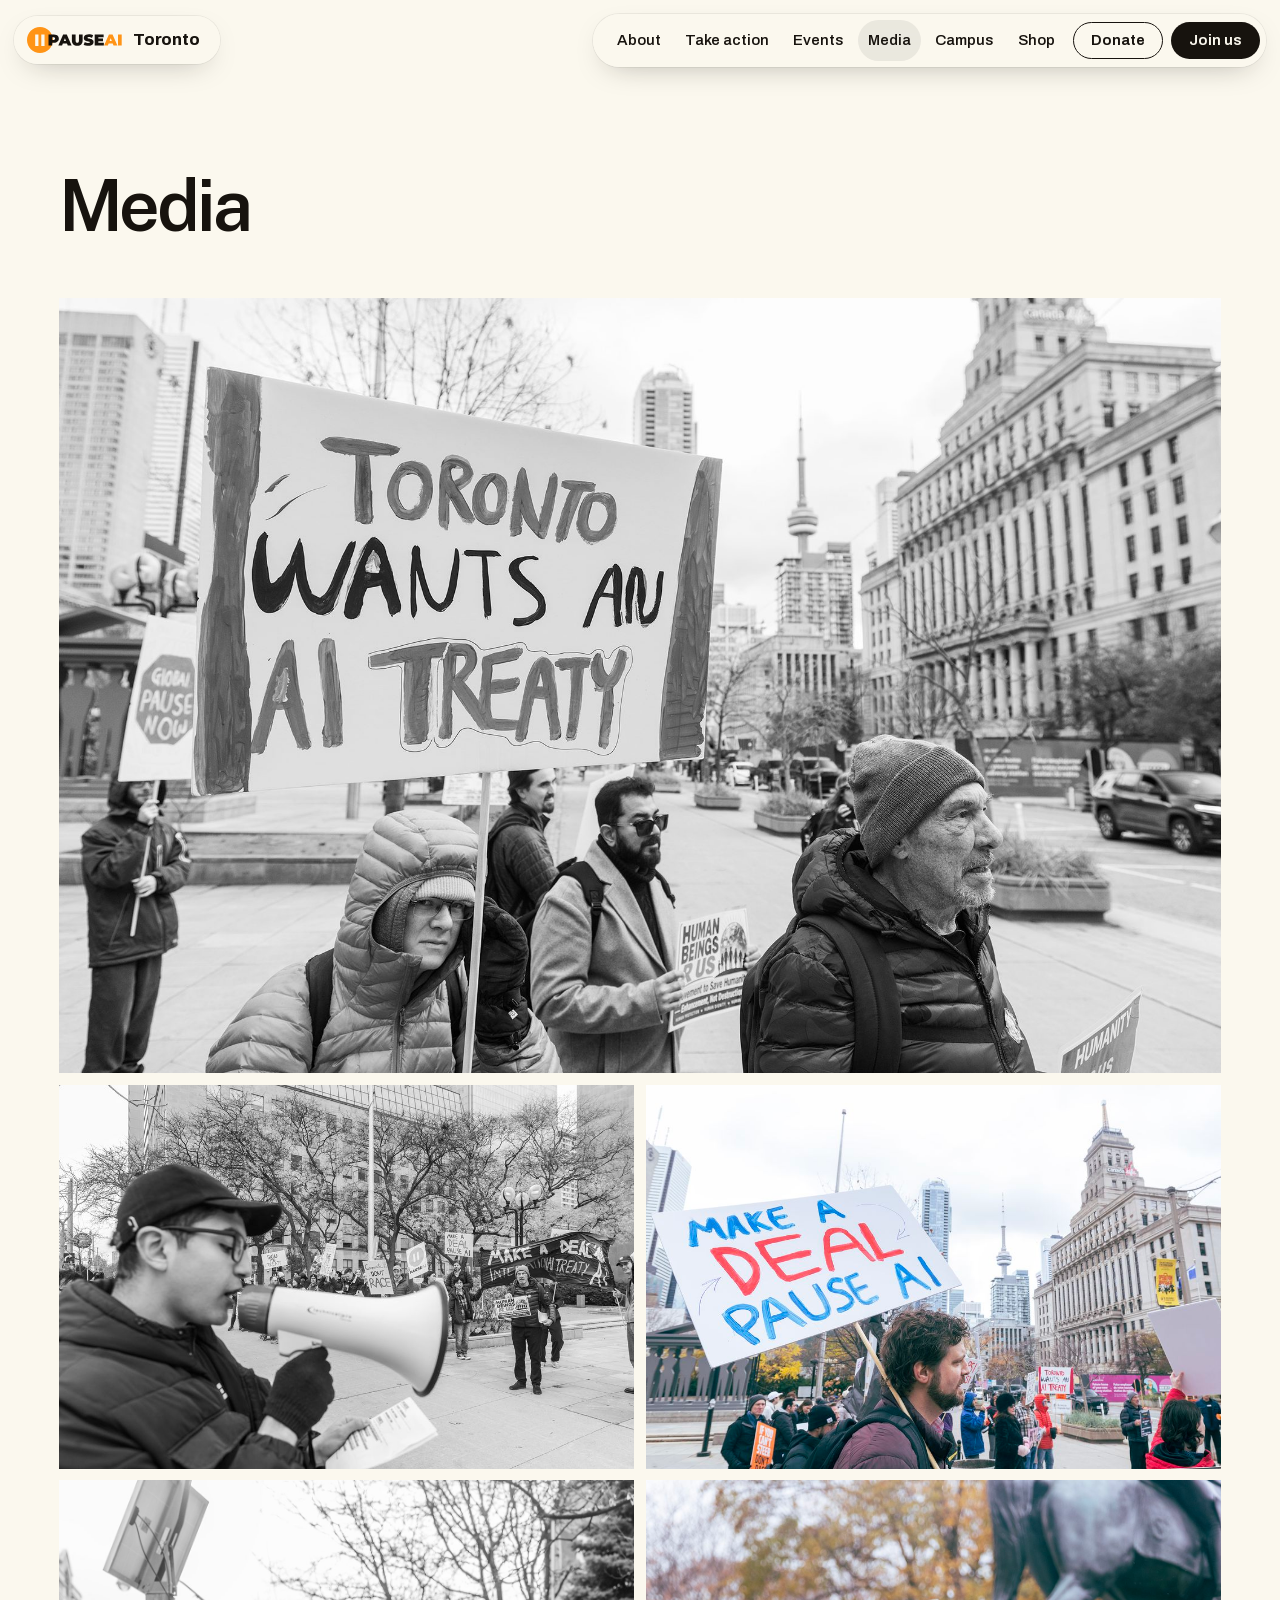
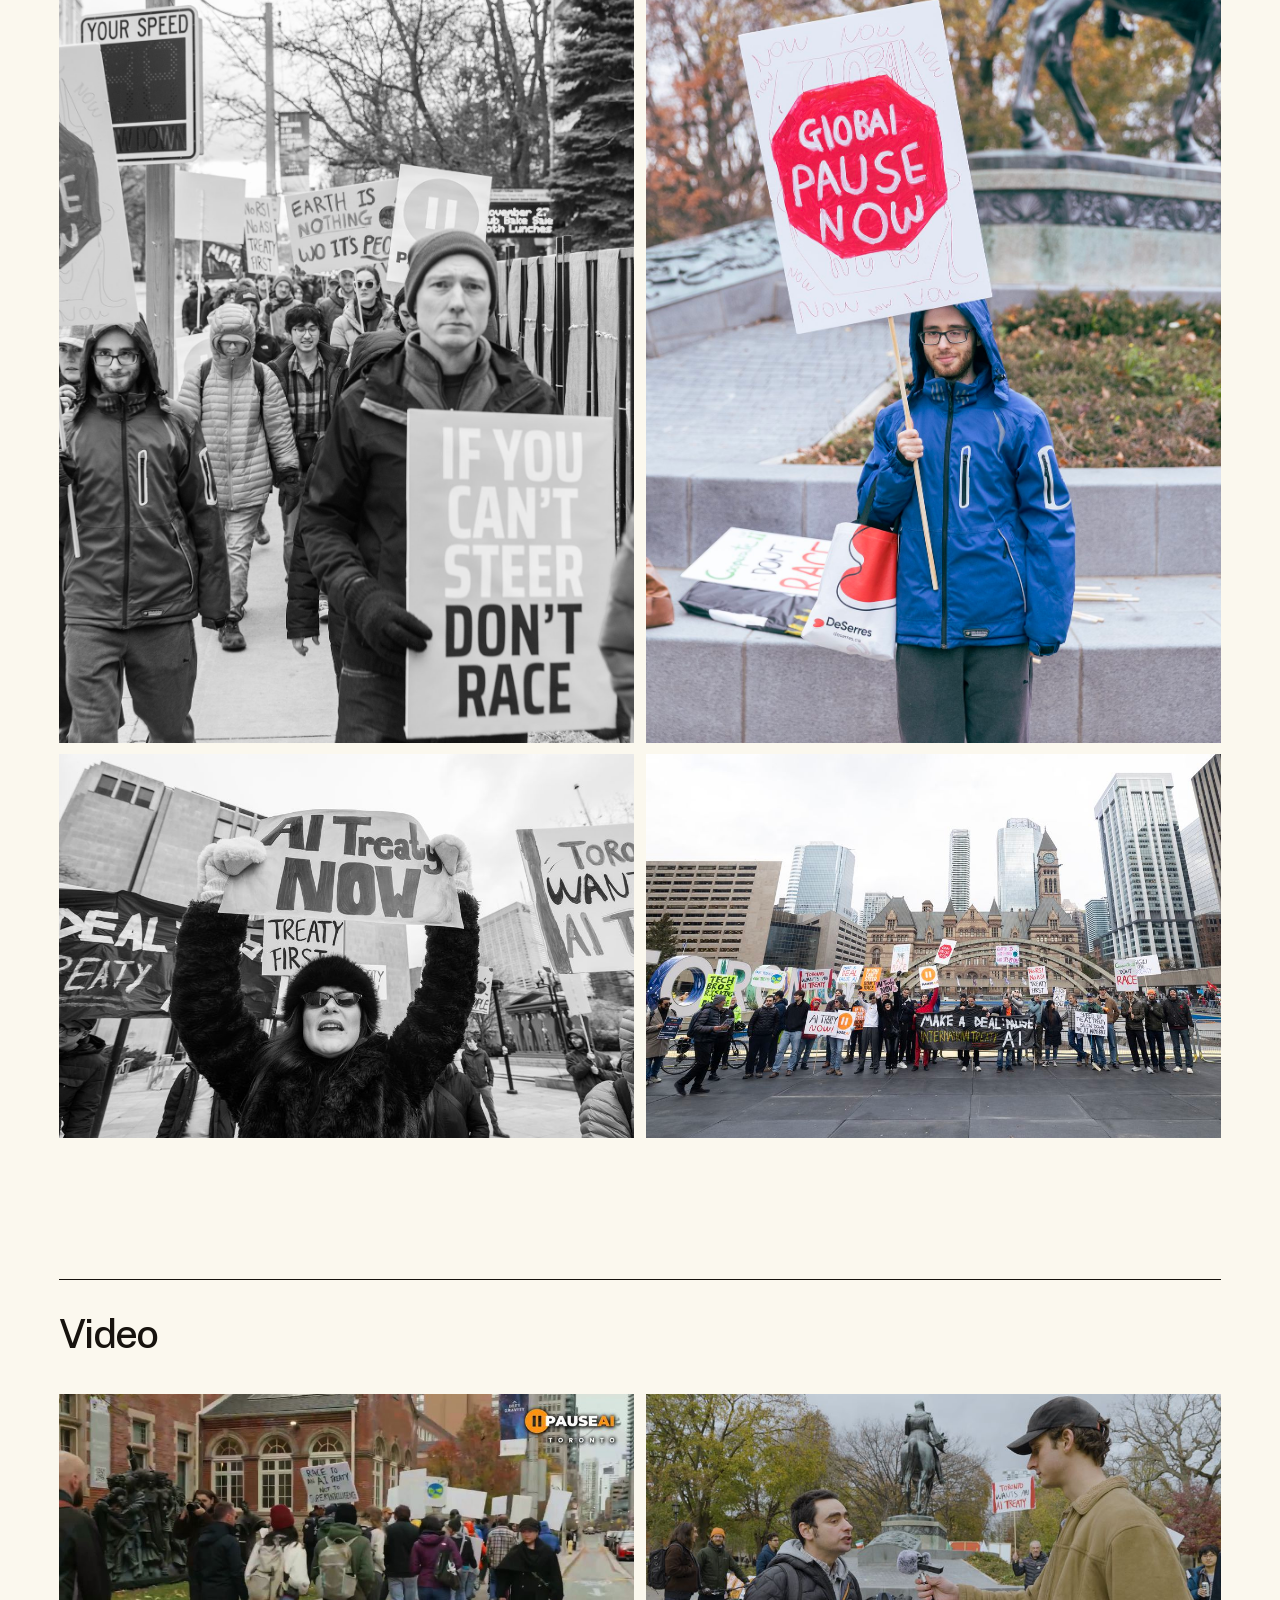
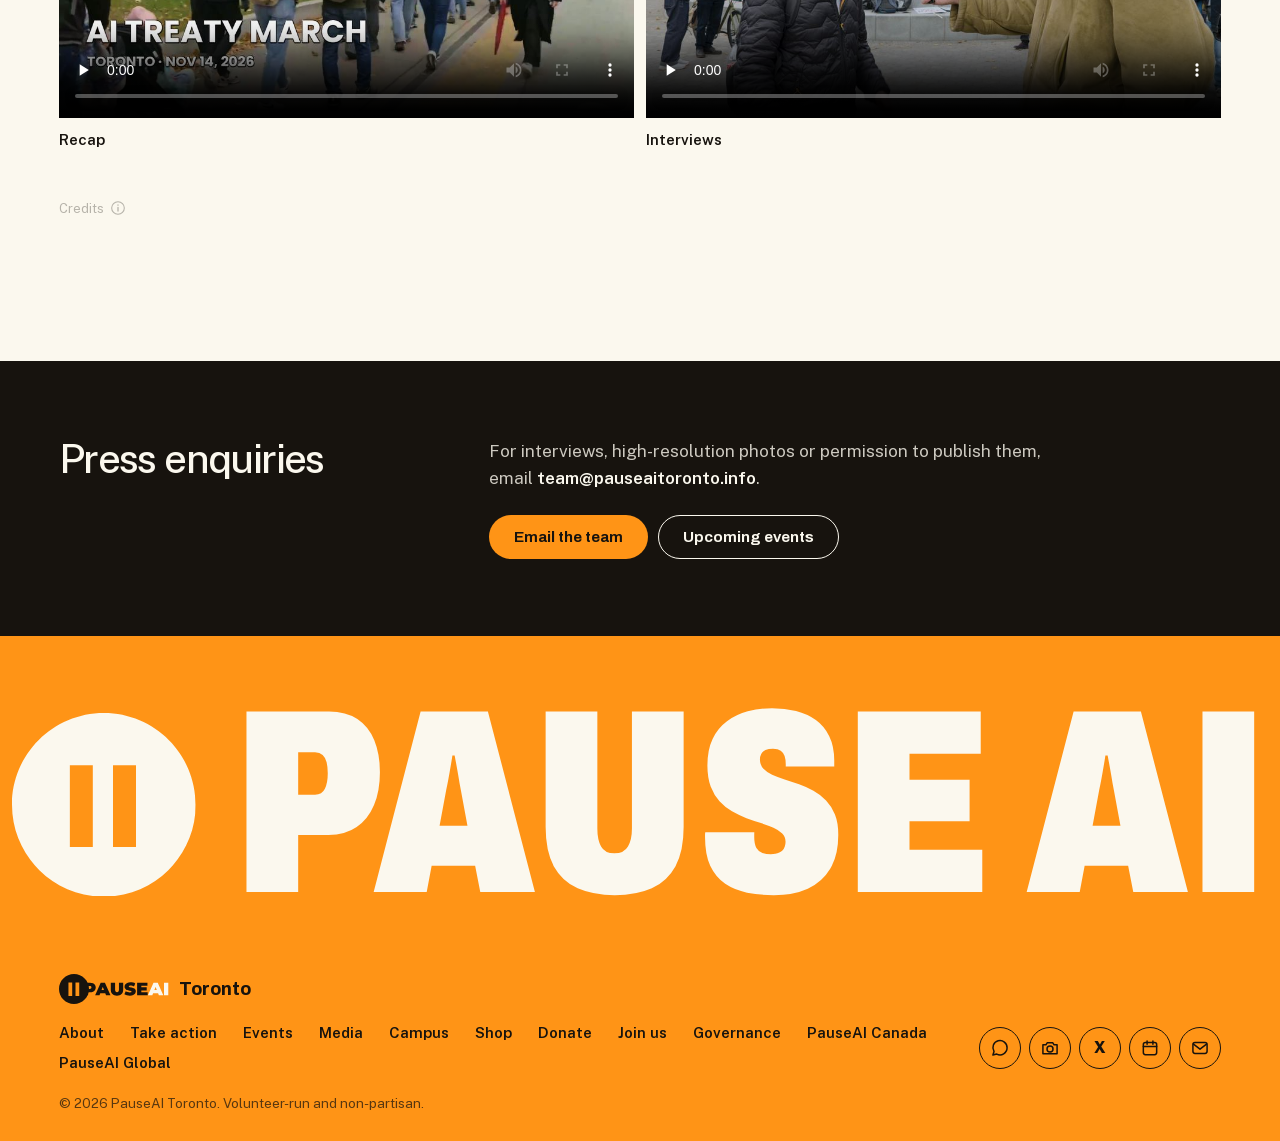
<file: media.html>
<!doctype html>
<html lang="en-CA">
<head>
<meta charset="utf-8">
<meta name="viewport" content="width=device-width, initial-scale=1">
<title>Media · PauseAI Toronto</title>
<meta name="description" content="Photos and video from the Toronto AI Treaty March, 14 November 2026.">
<link rel="canonical" href="https://pauseaitoronto.info/media.html">
<meta name="theme-color" content="#FF9416">
<link rel="icon" href="favicon.svg" type="image/svg+xml">
<link rel="icon" href="assets/favicon-32.png" sizes="32x32" type="image/png">
<link rel="apple-touch-icon" href="assets/apple-touch-icon.png">
<meta property="og:type" content="website">
<meta property="og:site_name" content="PauseAI Toronto">
<meta property="og:locale" content="en_CA">
<meta property="og:title" content="Media · PauseAI Toronto">
<meta property="og:description" content="Photos and video from the Toronto AI Treaty March, 14 November 2026.">
<meta property="og:url" content="https://pauseaitoronto.info/media.html">
<meta property="og:image" content="https://pauseaitoronto.info/assets/og.jpg">
<meta property="og:image:width" content="1200">
<meta property="og:image:height" content="630">
<meta property="og:image:alt" content="PauseAI Toronto: raising awareness of risks from frontier AI.">
<meta name="twitter:card" content="summary_large_image">
<link rel="preload" href="assets/fonts/publicsans-var.woff2" as="font" type="font/woff2" crossorigin>
<link rel="preload" href="assets/fonts/archivo-var.woff2" as="font" type="font/woff2" crossorigin>
<link rel="stylesheet" href="assets/site.css?v=4f85ae3fd9">
<script>document.documentElement.classList.add('js')</script>
</head>
<body class="pro">
<svg width="0" height="0" style="position:absolute" aria-hidden="true" focusable="false">
  <symbol id="pai" viewBox="0 0 243 66">
    <path style="fill:var(--lc)" fill-rule="evenodd" clip-rule="evenodd" d="M66 33C66 51.2254 51.2254 66 33 66C14.7746 66 0 51.2254 0 33C0 14.7746 14.7746 0 33 0C51.2254 0 66 14.7746 66 33ZM20.7902 18.8101H29.0402V48.1801H20.7902V18.8101ZM44.5504 18.8101H36.3004V48.1801H44.5504V18.8101Z"/>
    <path style="fill:var(--lp)" d="M54.6042 47V19H68.0842C70.6976 19 72.9509 19.4267 74.8442 20.28C76.7642 21.1333 78.2442 22.36 79.2842 23.96C80.3242 25.5333 80.8442 27.4 80.8442 29.56C80.8442 31.72 80.3242 33.5867 79.2842 35.16C78.2442 36.7333 76.7642 37.96 74.8442 38.84C72.9509 39.6933 70.6976 40.12 68.0842 40.12H59.8442L64.0442 36.08V47H54.6042ZM64.0442 37.12L59.8442 32.84H67.4842C68.7909 32.84 69.7509 32.5467 70.3642 31.96C71.0042 31.3733 71.3242 30.5733 71.3242 29.56C71.3242 28.5467 71.0042 27.7467 70.3642 27.16C69.7509 26.5733 68.7909 26.28 67.4842 26.28H59.8442L64.0442 22V37.12ZM79.4939 47L91.7339 19H101.014L113.254 47H103.494L94.4539 23.48H98.1339L89.0939 47H79.4939ZM86.7739 42.12L89.1739 35.32H102.054L104.454 42.12H86.7739ZM127.575 47.64C123.281 47.64 119.935 46.48 117.535 44.16C115.135 41.84 113.935 38.5867 113.935 34.4V19H123.375V34.12C123.375 36.2533 123.761 37.7733 124.535 38.68C125.308 39.56 126.348 40 127.655 40C128.988 40 130.028 39.56 130.775 38.68C131.548 37.7733 131.935 36.2533 131.935 34.12V19H141.215V34.4C141.215 38.5867 140.015 41.84 137.615 44.16C135.215 46.48 131.868 47.64 127.575 47.64ZM155.982 47.64C153.635 47.64 151.368 47.3733 149.182 46.84C146.995 46.3067 145.195 45.6133 143.782 44.76L146.822 37.88C148.155 38.6533 149.635 39.28 151.262 39.76C152.915 40.2133 154.515 40.44 156.062 40.44C156.968 40.44 157.675 40.3867 158.182 40.28C158.715 40.1467 159.102 39.9733 159.342 39.76C159.582 39.52 159.702 39.24 159.702 38.92C159.702 38.4133 159.422 38.0133 158.862 37.72C158.302 37.4267 157.555 37.1867 156.622 37C155.715 36.7867 154.715 36.5733 153.622 36.36C152.528 36.12 151.422 35.8133 150.302 35.44C149.208 35.0667 148.195 34.5733 147.262 33.96C146.355 33.3467 145.622 32.5467 145.062 31.56C144.502 30.5467 144.222 29.2933 144.222 27.8C144.222 26.0667 144.702 24.4933 145.662 23.08C146.648 21.64 148.102 20.4933 150.022 19.64C151.968 18.7867 154.382 18.36 157.262 18.36C159.155 18.36 161.022 18.56 162.862 18.96C164.702 19.36 166.355 19.9733 167.822 20.8L164.982 27.64C163.595 26.9467 162.248 26.4267 160.942 26.08C159.662 25.7333 158.408 25.56 157.182 25.56C156.275 25.56 155.555 25.64 155.022 25.8C154.488 25.96 154.102 26.1733 153.862 26.44C153.648 26.7067 153.542 27 153.542 27.32C153.542 27.8 153.822 28.1867 154.382 28.48C154.942 28.7467 155.675 28.9733 156.582 29.16C157.515 29.3467 158.528 29.5467 159.622 29.76C160.742 29.9733 161.848 30.2667 162.942 30.64C164.035 31.0133 165.035 31.5067 165.942 32.12C166.875 32.7333 167.622 33.5333 168.182 34.52C168.742 35.5067 169.022 36.7333 169.022 38.2C169.022 39.9067 168.528 41.48 167.542 42.92C166.582 44.3333 165.142 45.48 163.222 46.36C161.302 47.2133 158.888 47.64 155.982 47.64ZM180.471 29.4H192.951V36.2H180.471V29.4ZM181.111 39.88H195.111V47H171.831V19H194.591V26.12H181.111V39.88Z"/>
    <path style="fill:var(--la)" d="M195.705 47L207.945 19H217.225L229.465 47H219.705L210.665 23.48H214.345L205.305 47H195.705ZM202.985 42.12L205.385 35.32H218.265L220.665 42.12H202.985ZM230.971 47V19H240.411V47H230.971Z"/>
  </symbol>
  <symbol id="pd" viewBox="0 0 66 66"><path fill="#FF9416" fill-rule="evenodd" d="M66 33C66 51.2254 51.2254 66 33 66C14.7746 66 0 51.2254 0 33C0 14.7746 14.7746 0 33 0C51.2254 0 66 14.7746 66 33ZM20.7902 18.8101H29.0402V48.1801H20.7902V18.8101ZM44.5504 18.8101H36.3004V48.1801H44.5504V18.8101Z"/></symbol>
  <symbol id="i-chat" viewBox="0 0 24 24"><path fill="none" stroke="currentColor" stroke-width="1.8" stroke-linejoin="round" d="M20.5 11.8a8.5 8.5 0 0 1-12.4 7.5L3.5 20.5l1.3-4.4A8.5 8.5 0 1 1 20.5 11.8z"/></symbol>
  <symbol id="i-cam" viewBox="0 0 24 24"><g fill="none" stroke="currentColor" stroke-width="1.8" stroke-linejoin="round"><path d="M3.5 8.2h3.6l1.5-2.4h6.8l1.5 2.4h3.6v10.6h-17z"/><circle cx="12" cy="13.2" r="3.6"/></g></symbol>
  <symbol id="i-cal" viewBox="0 0 24 24"><g fill="none" stroke="currentColor" stroke-width="1.8" stroke-linecap="round" stroke-linejoin="round"><rect x="4" y="5.5" width="16" height="14.5" rx="2.5"/><path d="M4 10.2h16M8.5 3.5v4M15.5 3.5v4"/></g></symbol>
  <symbol id="i-mail" viewBox="0 0 24 24"><g fill="none" stroke="currentColor" stroke-width="1.8" stroke-linecap="round" stroke-linejoin="round"><rect x="3.5" y="5.5" width="17" height="13" rx="2.5"/><path d="M4.2 7.4l7.8 6 7.8-6"/></g></symbol>
  <symbol id="pdw" viewBox="0 0 66 66"><path fill="#FBF8EE" fill-rule="evenodd" d="M66 33C66 51.2254 51.2254 66 33 66C14.7746 66 0 51.2254 0 33C0 14.7746 14.7746 0 33 0C51.2254 0 66 14.7746 66 33ZM20.7902 18.8101H29.0402V48.1801H20.7902V18.8101ZM44.5504 18.8101H36.3004V48.1801H44.5504V18.8101Z"/></symbol>
</svg>
<a class="skip" href="#main">Skip to content</a>
<header class="top" id="top">
  <a class="chip brand" href="index.html" aria-label="PauseAI Toronto, home">
    <svg class="brand-logo" viewBox="0 0 243 66" aria-hidden="true"><use href="#pai"/></svg>
    <span class="brand-city">Toronto</span>
  </a>
  <nav class="chip nav" id="nav" aria-label="Main">
    <a class="nav-link" href="about.html">About</a>
    <a class="nav-link" href="campaigns.html">Take action</a>
    <a class="nav-link" href="https://luma.com/pauseaitoronto">Events</a>
    <a class="nav-link" href="media.html" aria-current="page">Media</a>
    <a class="nav-link" href="campus.html">Campus</a>
    <a class="nav-link" href="index.html#shop">Shop</a>
    <a class="pill pill-line pill-sm" href="donate.html">Donate</a>
    <a class="pill pill-ink pill-sm" href="join.html">Join us</a>
  </nav>
  <button class="chip menu" type="button" aria-expanded="false" aria-controls="nav">Menu</button>
</header>
<main id="main">

<section class="page-head">
  <h1 class="big">Media</h1>
</section>

<ul class="shots" aria-label="Photographs">
  <li class="wide"><a class="shot" href="assets/img/media/toronto-wants.jpg" data-caption="“Toronto wants an AI treaty.”"><img src="assets/img/media/toronto-wants.jpg" srcset="assets/img/w-toronto-wants.jpg 1019w, assets/img/media/toronto-wants.jpg 1920w" sizes="94vw" width="1920" height="1281" fetchpriority="high" decoding="async" alt="A marcher’s hand-painted sign, “Toronto wants an AI treaty”, with the CN Tower in the distance."></a></li>
  <li class="land"><a class="shot" href="assets/img/media/megaphone.jpg" data-caption="A speaker addresses the march."><img src="assets/img/w-megaphone.jpg" srcset="assets/img/w-megaphone.jpg 1019w, assets/img/media/megaphone.jpg 1920w" sizes="(max-width:700px) 94vw, 46vw" width="1019" height="680" loading="lazy" decoding="async" alt="A speaker reads from a page into a megaphone. Behind, marchers hold the “Make a deal: pause AI” banner."></a></li>
  <li class="land"><a class="shot" href="assets/img/media/make-a-deal.jpg" data-caption="“Make a deal, pause AI.”"><img src="assets/img/w-make-a-deal.jpg" srcset="assets/img/w-make-a-deal.jpg 1020w, assets/img/media/make-a-deal.jpg 1920w" sizes="(max-width:700px) 94vw, 46vw" width="1020" height="680" loading="lazy" decoding="async" alt="A sign reading “Make a deal, pause AI” held up against the downtown skyline, the CN Tower in the distance."></a></li>
  <li class="tall"><a class="shot" href="assets/img/media/steer.jpg" data-caption="“If you can’t steer, don’t race.”"><img src="assets/img/w-steer.jpg" srcset="assets/img/w-steer.jpg 454w, assets/img/media/steer.jpg 1281w" sizes="46vw" width="454" height="680" loading="lazy" decoding="async" alt="Marchers on a sidewalk; the nearest carries a sign reading “If you can’t steer, don’t race”. Behind, a sign reads “Earth is nothing w/o its people”."></a></li>
  <li class="tall"><a class="shot" href="assets/img/media/global-pause.jpg" data-caption="“Global pause now”, at Queen’s Park."><img src="assets/img/w-global-pause.jpg" srcset="assets/img/w-global-pause.jpg 454w, assets/img/media/global-pause.jpg 1281w" sizes="46vw" width="454" height="680" loading="lazy" decoding="async" alt="A marcher in a blue jacket holds a hand-drawn stop sign reading “Global pause now” beside the equestrian statue at Queen’s Park."></a></li>
  <li class="land"><a class="shot" href="assets/img/media/treaty-now.jpg" data-caption="“AI treaty now.”"><img src="assets/img/w-treaty-now.jpg" srcset="assets/img/w-treaty-now.jpg 1019w, assets/img/media/treaty-now.jpg 1920w" sizes="(max-width:700px) 94vw, 46vw" width="1019" height="680" loading="lazy" decoding="async" alt="A marcher in a fur hat holds a sign overhead: “AI treaty now”. Behind, signs read “Treaty first” and “Toronto wants an AI treaty”."></a></li>
  <li class="land"><a class="shot" href="assets/img/media/square.jpg" data-caption="The march finishes at Nathan Phillips Square."><img src="assets/img/w-square.jpg" srcset="assets/img/w-square.jpg 1019w, assets/img/media/square.jpg 1920w" sizes="(max-width:700px) 94vw, 46vw" width="1019" height="680" loading="lazy" decoding="async" alt="A long line of marchers with signs and a black banner reading “Make a deal: pause AI. International treaty” in Nathan Phillips Square, Old City Hall behind them."></a></li>
</ul>

<section class="films-sec" aria-labelledby="video-title">
  <h2 class="h-sec" id="video-title">Video</h2>
  <ul class="films">
  <li><figure class="film"><video controls playsinline preload="none" width="1280" height="720" data-poster="assets/img/media/v-story.jpg" aria-label="Recap"><source src="assets/video/story-52s.mp4" type="video/mp4"><a href="assets/video/story-52s.mp4">Download the video</a></video><figcaption>Recap</figcaption></figure></li>
  <li><figure class="film"><video controls playsinline preload="none" width="1280" height="720" data-poster="assets/img/media/v-interviews.jpg" aria-label="Interviews"><source src="assets/video/interviews.mp4" type="video/mp4"><a href="assets/video/interviews.mp4">Download the video</a></video><figcaption>Interviews</figcaption></figure></li>
  </ul>
  <p class="credits-line"><button class="info info-text" type="button" popovertarget="credits">Credits<svg viewBox="0 0 24 24" aria-hidden="true"><circle cx="12" cy="12" r="9.5" fill="none" stroke="currentColor" stroke-width="1.6"/><path d="M12 11v5.6M12 7.5v.2" fill="none" stroke="currentColor" stroke-width="1.9" stroke-linecap="round"/></svg></button></p>
  <div class="note note-wide" id="credits" popover>
    <button class="note-x" type="button" popovertarget="credits" popovertargetaction="hide" aria-label="Close">×</button>
    <p class="note-label">Credits</p>
    <dl>
      <div><dt>Music in the recap</dt><dd>“Emergent” by <a href="https://www.scottbuckley.com.au/">Scott Buckley</a>, <a href="https://creativecommons.org/licenses/by/4.0/">CC BY 4.0</a>, excerpted and mixed with recorded sound</dd></div>
      <div><dt>Photography</dt><dd><a href="https://davidakiogrant.com/">David Akio Grant</a></dd></div>
      <div><dt>Video</dt><dd>Danny Choi</dd></div>
      <div><dt>Interviews</dt><dd>Daniel Austin</dd></div>
    </dl>
  </div>
</section>

<section class="band band-cta media-press" aria-labelledby="press-title">
  <h2 class="h-sec" id="press-title">Press enquiries</h2>
  <div>
    <p>For interviews, high-resolution photos or permission to publish them, email <a href="mailto:team@pauseaitoronto.info">team@pauseaitoronto.info</a>.</p>
    <div class="actions">
      <a class="pill pill-orange" href="mailto:team@pauseaitoronto.info">Email the team</a>
      <a class="pill pill-paper" href="https://luma.com/pauseaitoronto">Upcoming events</a>
    </div>
  </div>
</section>

<dialog class="lightbox" id="lightbox" aria-label="Photo viewer">
  <div class="lb-stage"><img alt="" decoding="async"></div>
  <p class="lb-bar"><span class="lb-cap"></span><small><span class="lb-count"></span> · Photo: David Akio Grant</small></p>
  <button class="lb-btn lb-prev" type="button" aria-label="Previous photo"><span aria-hidden="true">←</span></button>
  <button class="lb-btn lb-next" type="button" aria-label="Next photo"><span aria-hidden="true">→</span></button>
  <button class="lb-btn lb-close" type="button" aria-label="Close photo viewer"><span aria-hidden="true">×</span></button>
</dialog>

</main>

<section class="give give-end" aria-label="PauseAI Toronto">
  <p class="shout" aria-hidden="true"><svg viewBox="0 0 66 66"><use href="#pdw"/></svg><span>Pause&nbsp;AI</span></p>
  <footer class="foot pro">
    <a class="foot-brand" href="index.html" aria-label="PauseAI Toronto, home"><svg class="brand-logo" viewBox="0 0 243 66" aria-hidden="true"><use href="#pai"/></svg><span class="brand-city">Toronto</span></a>
    <ul class="foot-nav">
      <li><a href="about.html">About</a></li>
      <li><a href="campaigns.html">Take action</a></li>
      <li><a href="https://luma.com/pauseaitoronto">Events</a></li>
      <li><a href="media.html">Media</a></li>
      <li><a href="campus.html">Campus</a></li>
      <li><a href="index.html#shop">Shop</a></li>
      <li><a href="donate.html">Donate</a></li>
      <li><a href="join.html">Join us</a></li>
      <li><a href="about.html#governance">Governance</a></li>
      <li><a href="https://pauseai.ca">PauseAI Canada</a></li>
      <li><a href="https://pauseai.info">PauseAI Global</a></li>
    </ul>
    <ul class="foot-icons">
      <li><a href="https://chat.whatsapp.com/DZ3jcJfqOlE2j4Egu4ZgO1" aria-label="WhatsApp group" title="WhatsApp"><svg viewBox="0 0 24 24" aria-hidden="true"><use href="#i-chat"/></svg></a></li>
      <li><a href="https://www.instagram.com/pauseaicanada/" aria-label="Instagram" title="Instagram"><svg viewBox="0 0 24 24" aria-hidden="true"><use href="#i-cam"/></svg></a></li>
      <li><a href="https://x.com/pauseaicanada" aria-label="X" title="X"><span aria-hidden="true">X</span></a></li>
      <li><a href="https://luma.com/pauseaitoronto" aria-label="Events calendar on Luma" title="Luma calendar"><svg viewBox="0 0 24 24" aria-hidden="true"><use href="#i-cal"/></svg></a></li>
      <li><a href="mailto:team@pauseaitoronto.info" aria-label="Email team@pauseaitoronto.info" title="team@pauseaitoronto.info"><svg viewBox="0 0 24 24" aria-hidden="true"><use href="#i-mail"/></svg></a></li>
    </ul>
    <p class="foot-copy">© 2026 PauseAI Toronto. Volunteer-run and non-partisan.</p>
  </footer>
</section>

<script src="assets/site.js?v=7b4845e1f9" defer></script>
<script src="assets/media.js?v=56d5dcb51c" defer></script>
</body>
</html>
</file>
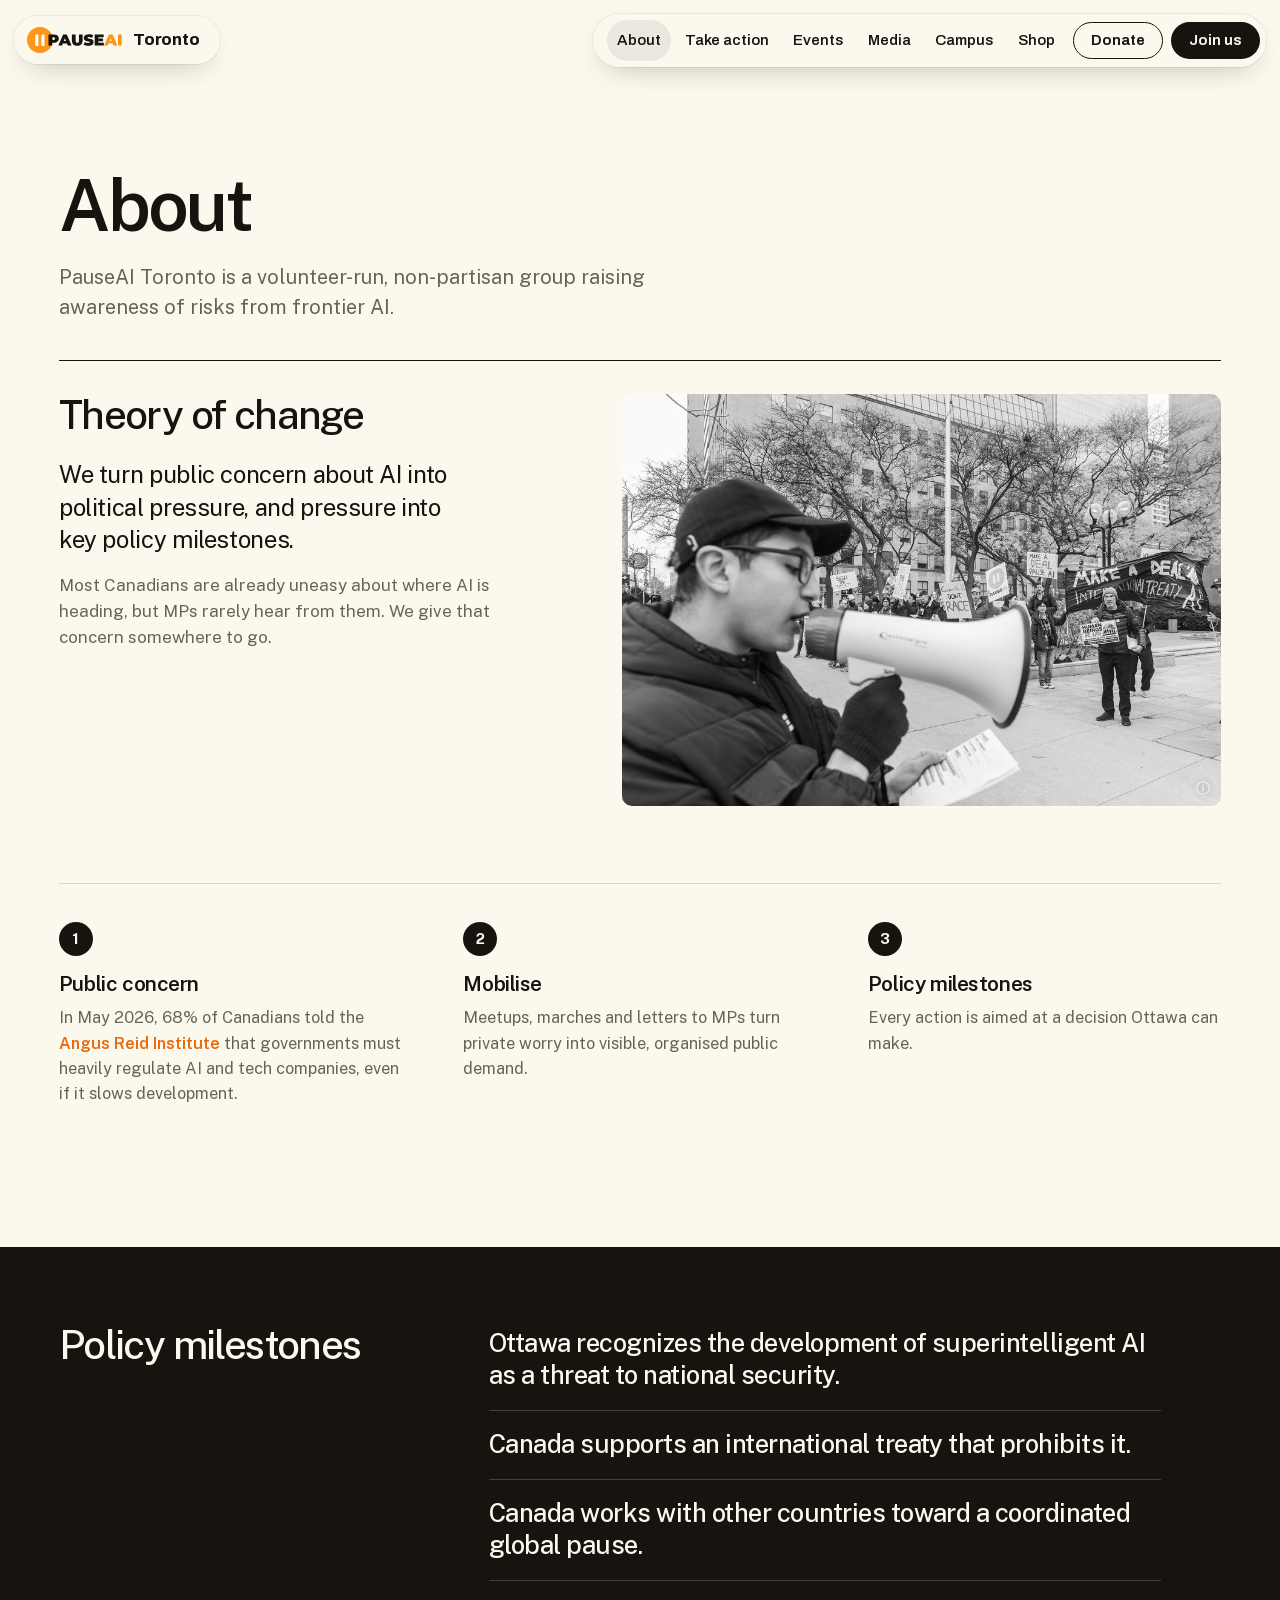
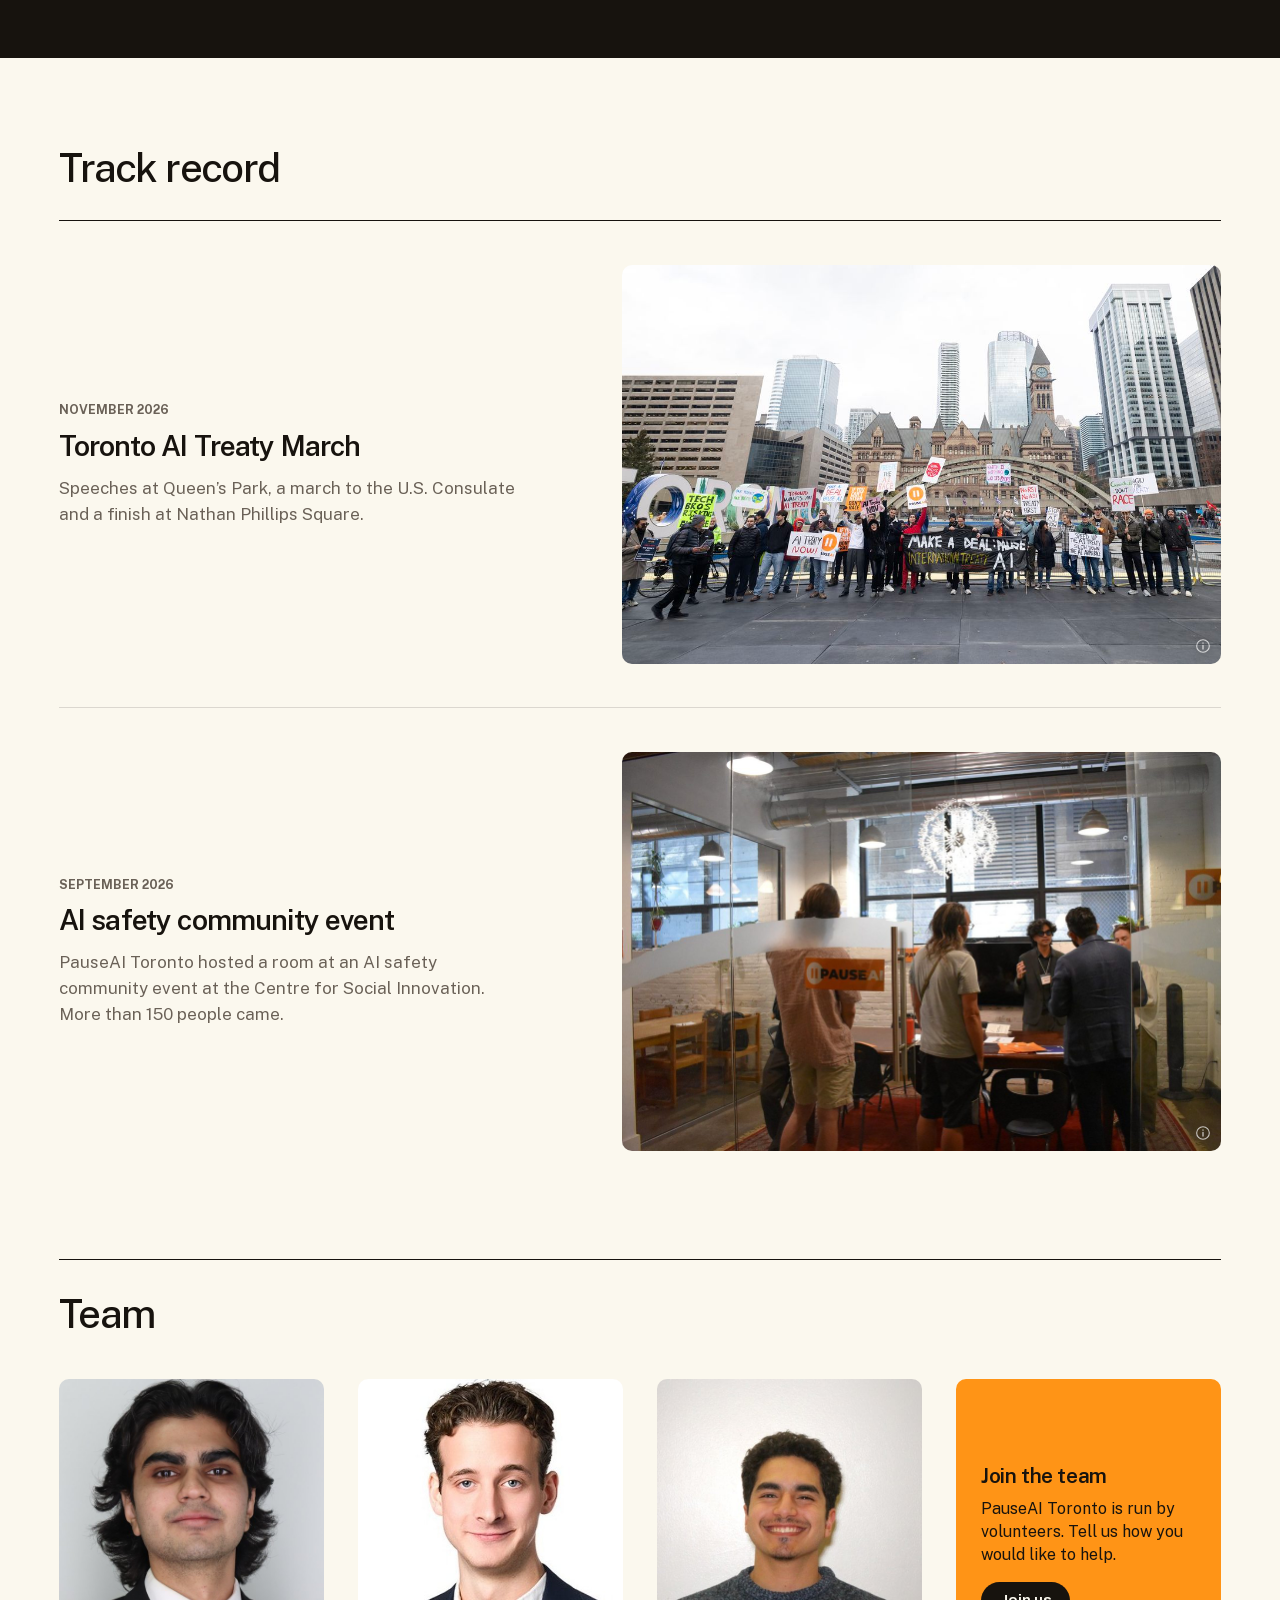
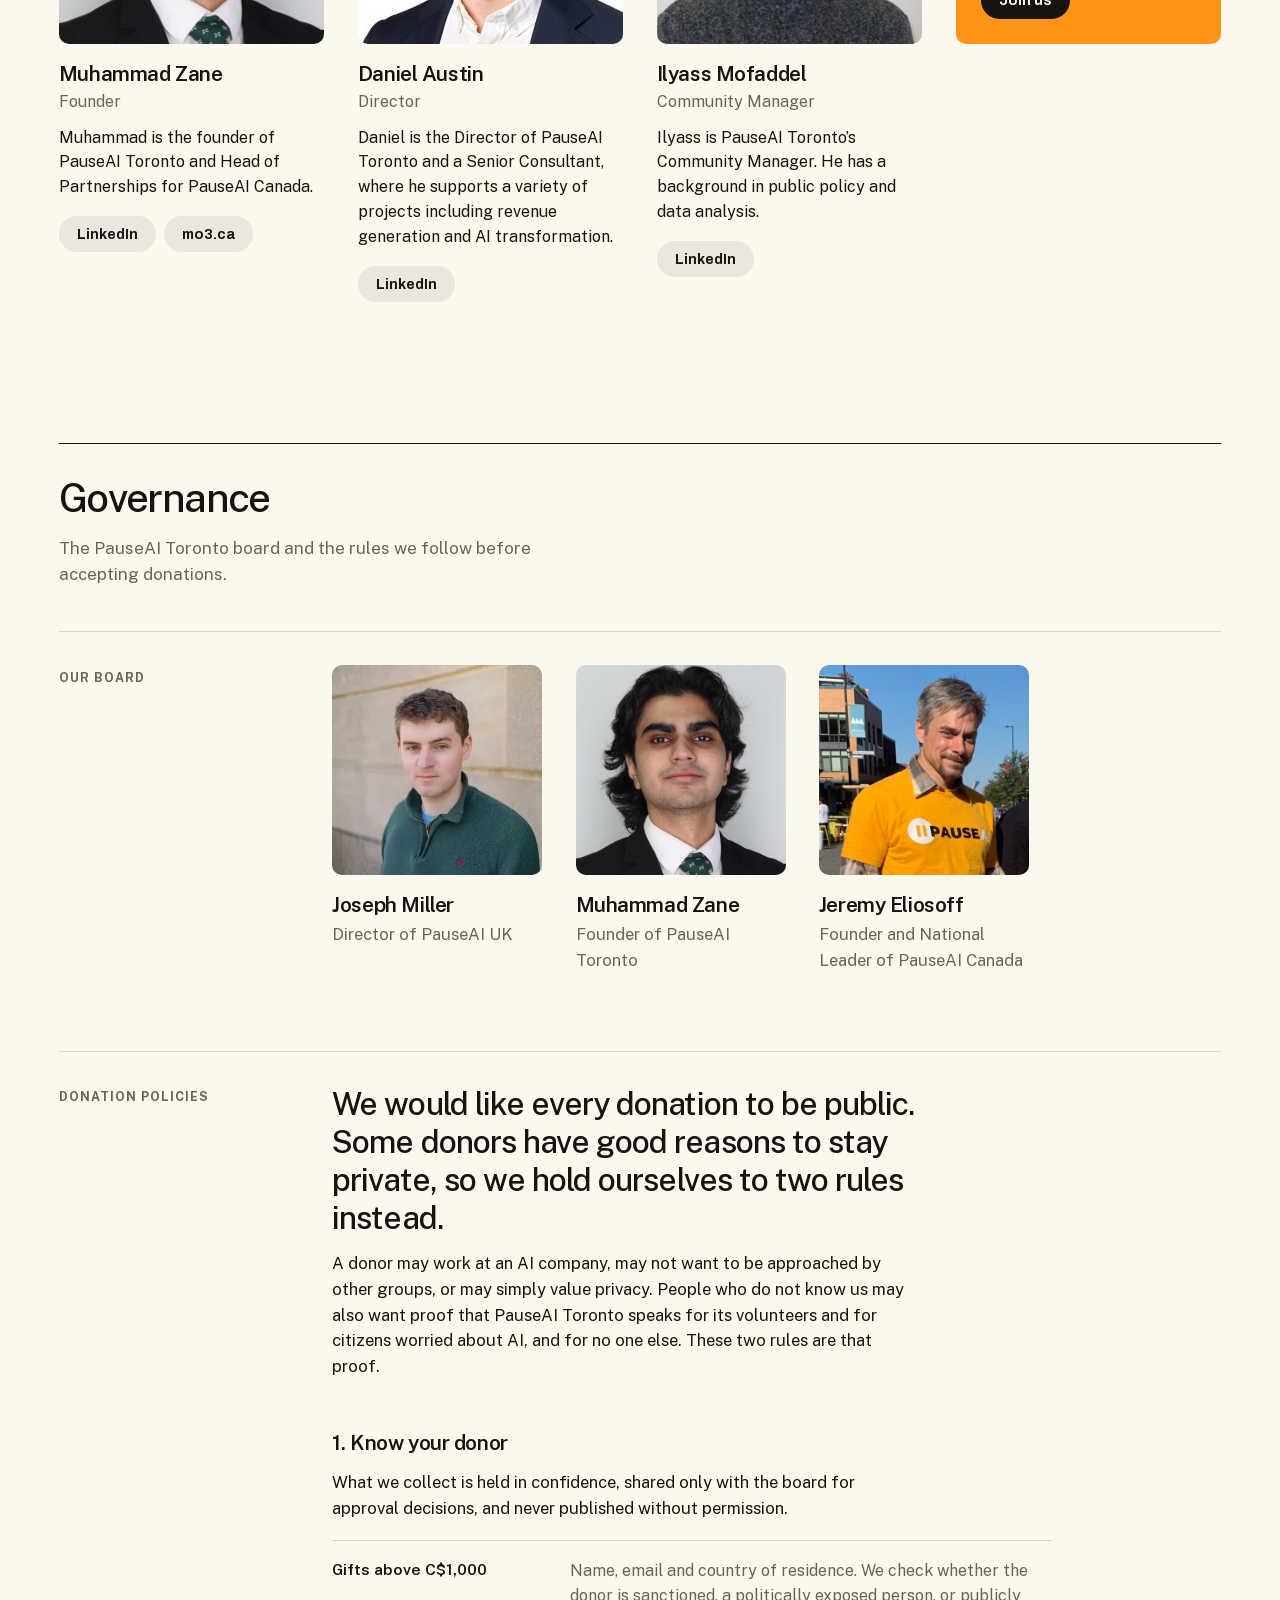
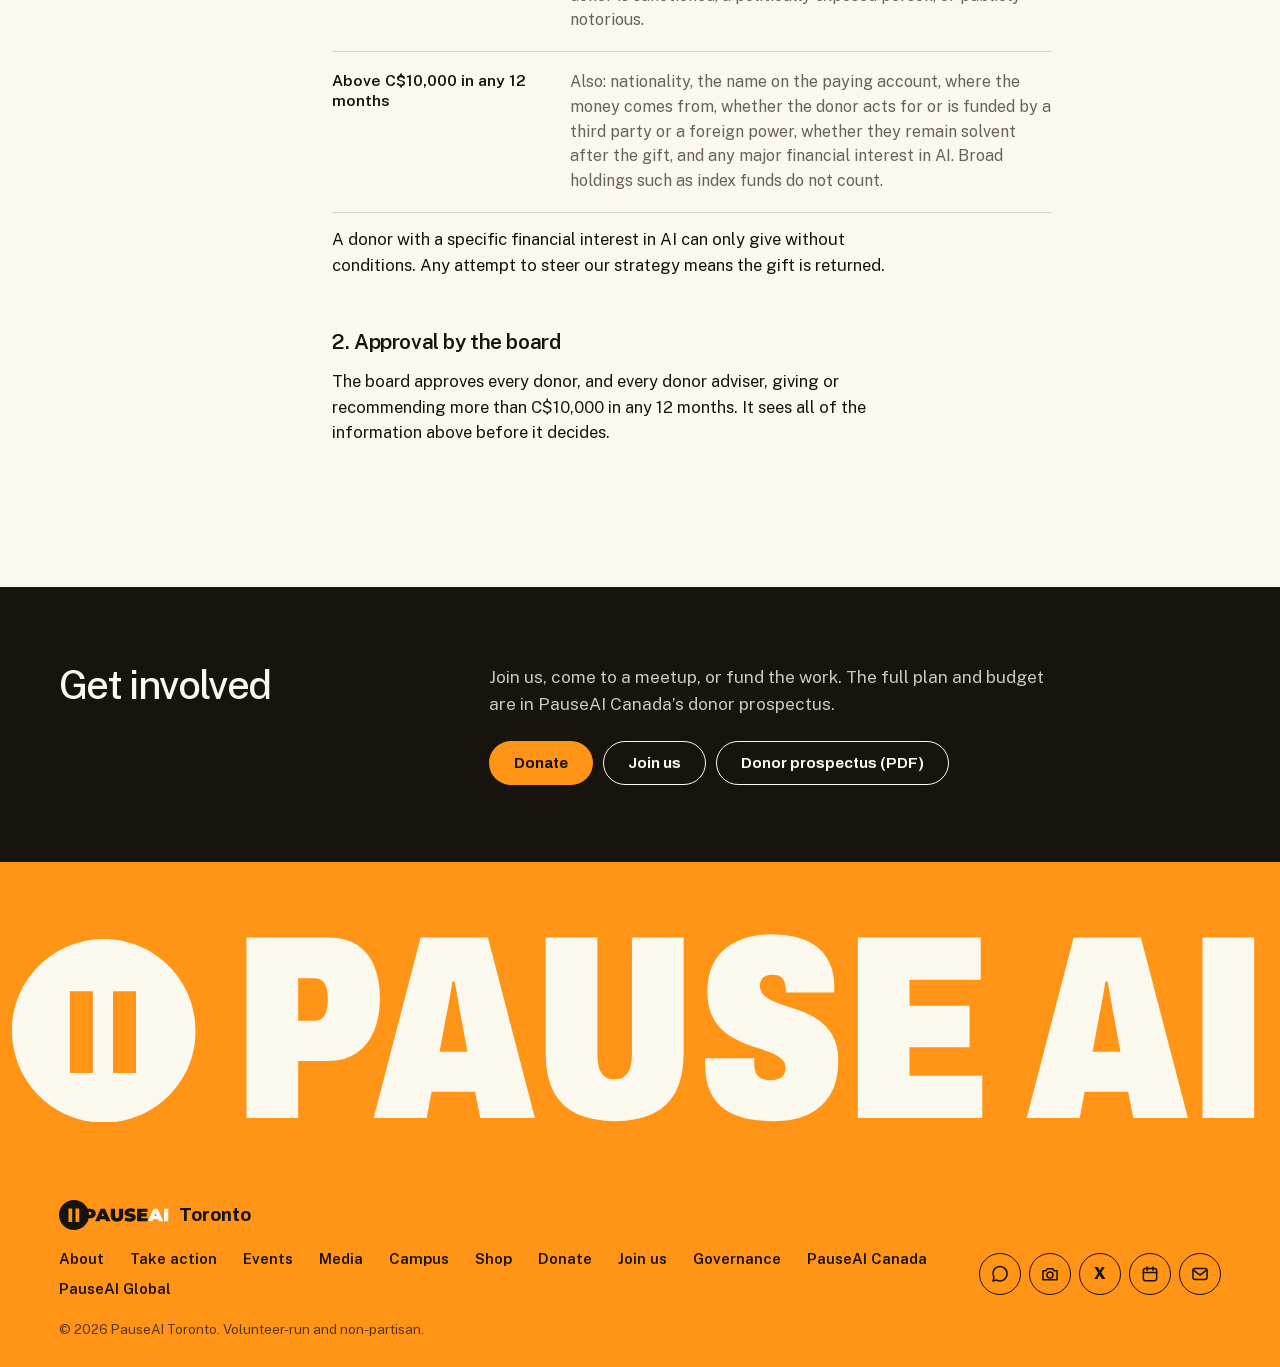
<file: plan.html>
<!doctype html><html lang="en-CA"><head><meta charset="utf-8"><title>PauseAI Toronto</title><script>location.replace('about.html'+(location.hash||'#theory'))</script><meta http-equiv="refresh" content="0; url=about.html#theory"><link rel="canonical" href="https://pauseai.to/about.html#theory"><meta name="robots" content="noindex"></head><body><p><a href="about.html#theory">Continue to PauseAI Toronto</a></p></body></html>
</file>
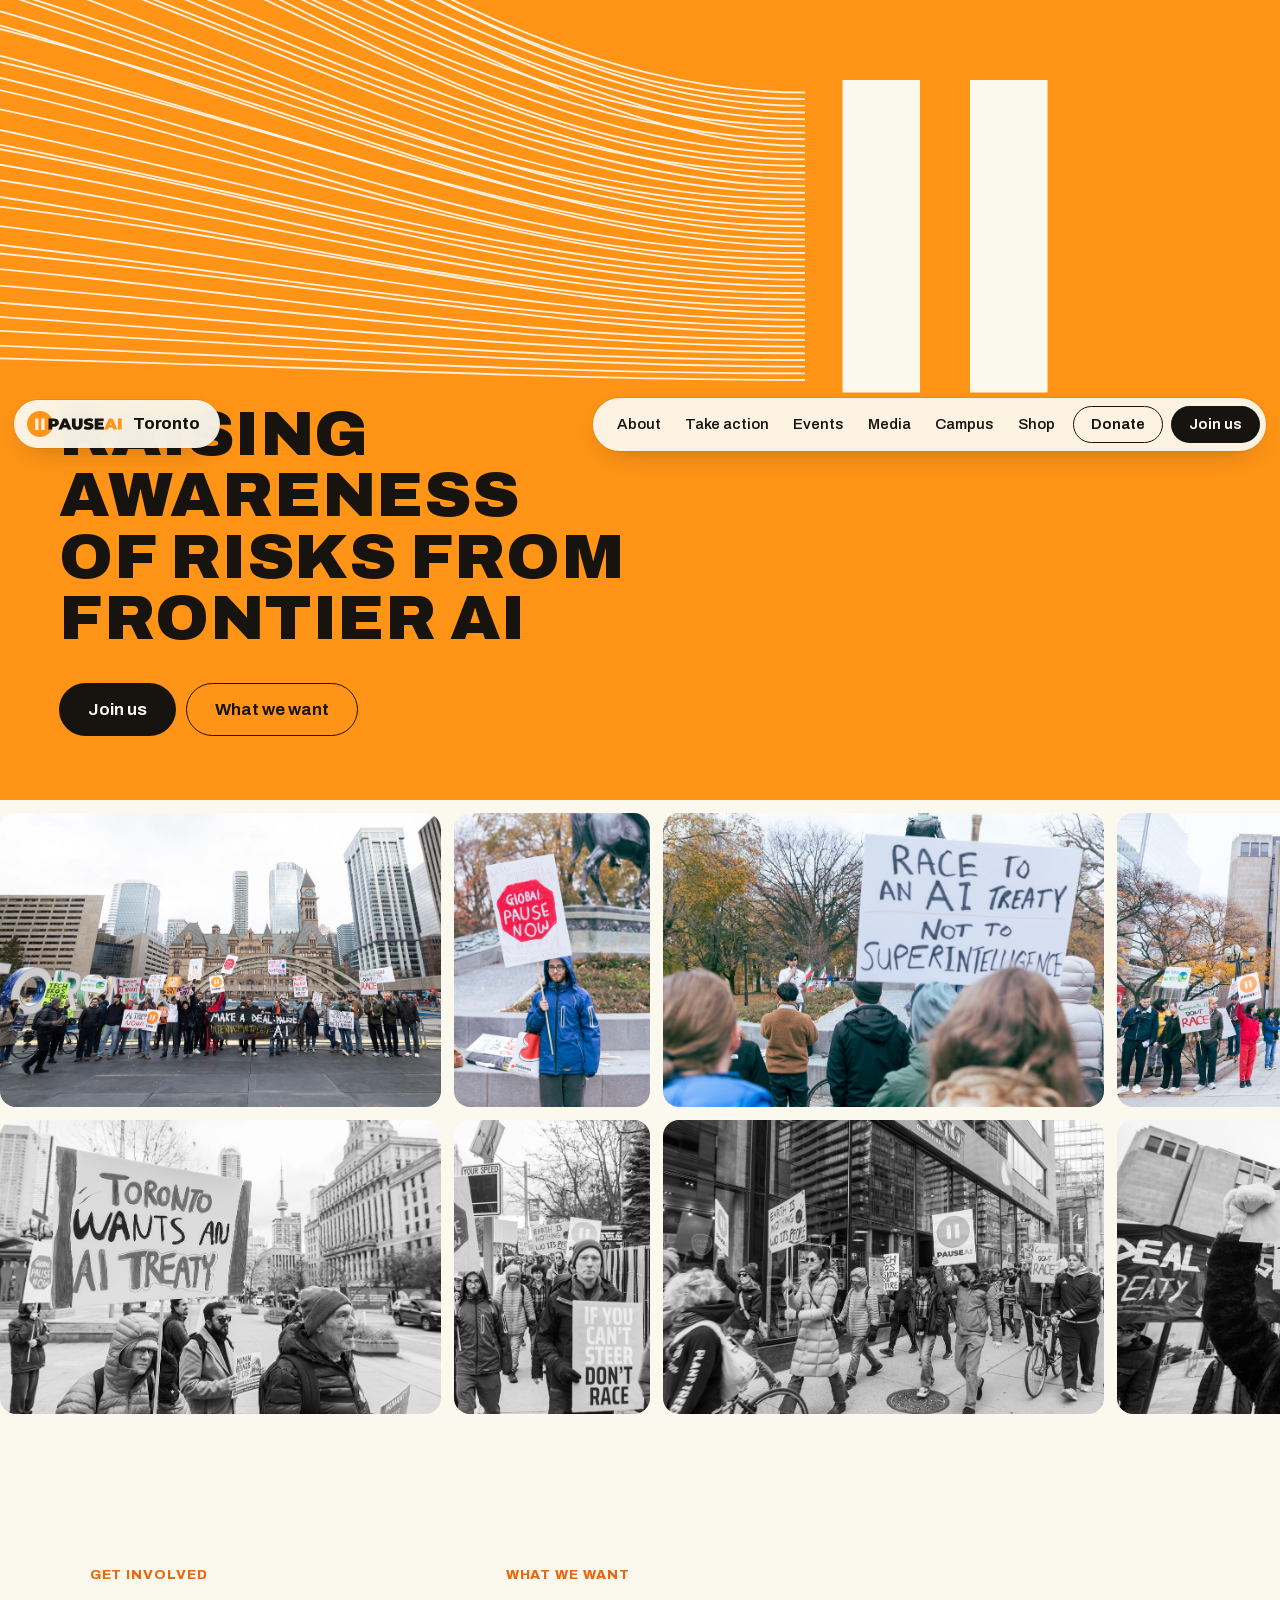
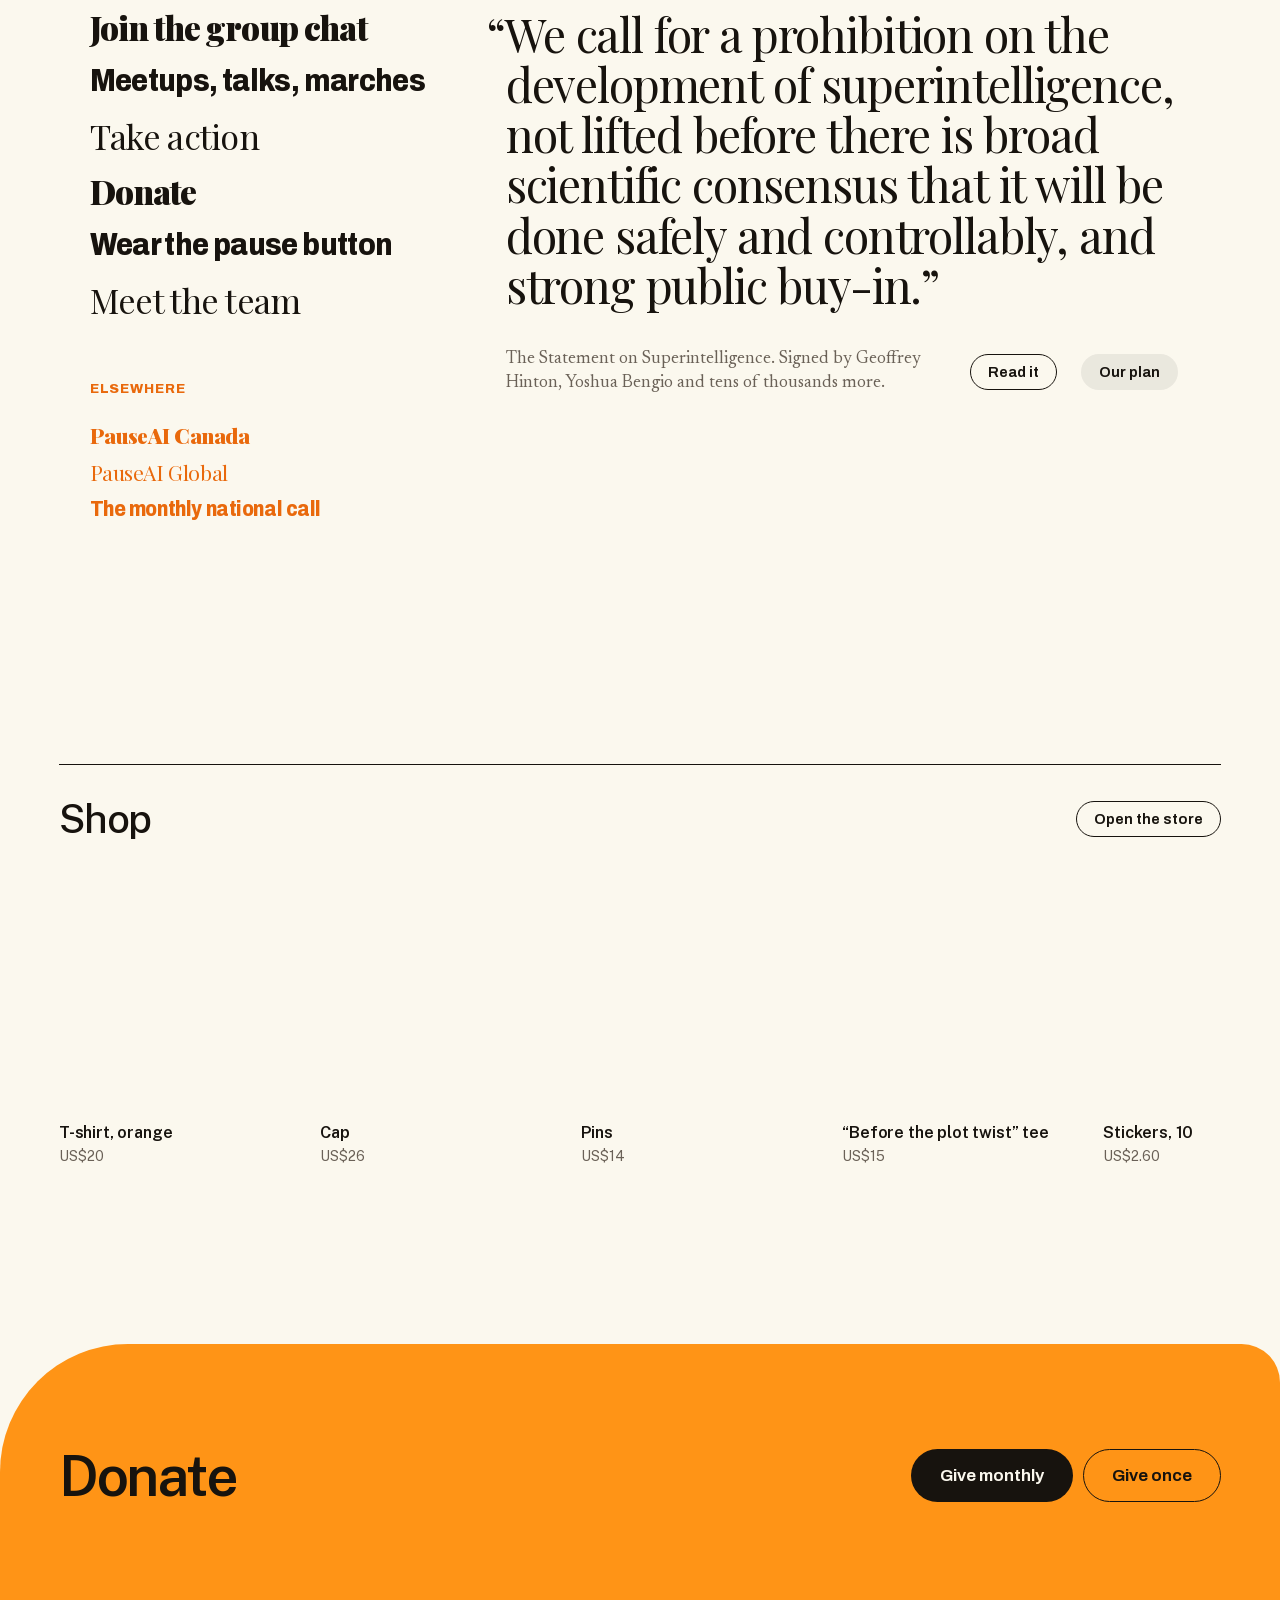
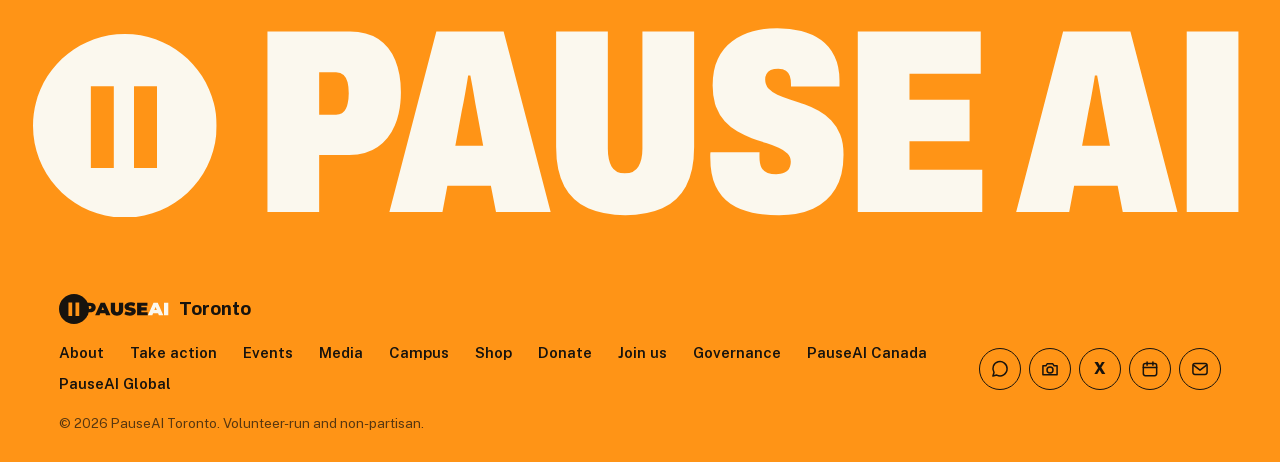
<file: shop.html>
<!doctype html><html lang="en-CA"><head><meta charset="utf-8"><title>PauseAI Toronto</title><meta http-equiv="refresh" content="0; url=index.html#shop"><link rel="canonical" href="https://pauseai.to/#shop"><meta name="robots" content="noindex"></head><body><p><a href="index.html#shop">Continue to PauseAI Toronto</a></p></body></html>
</file>
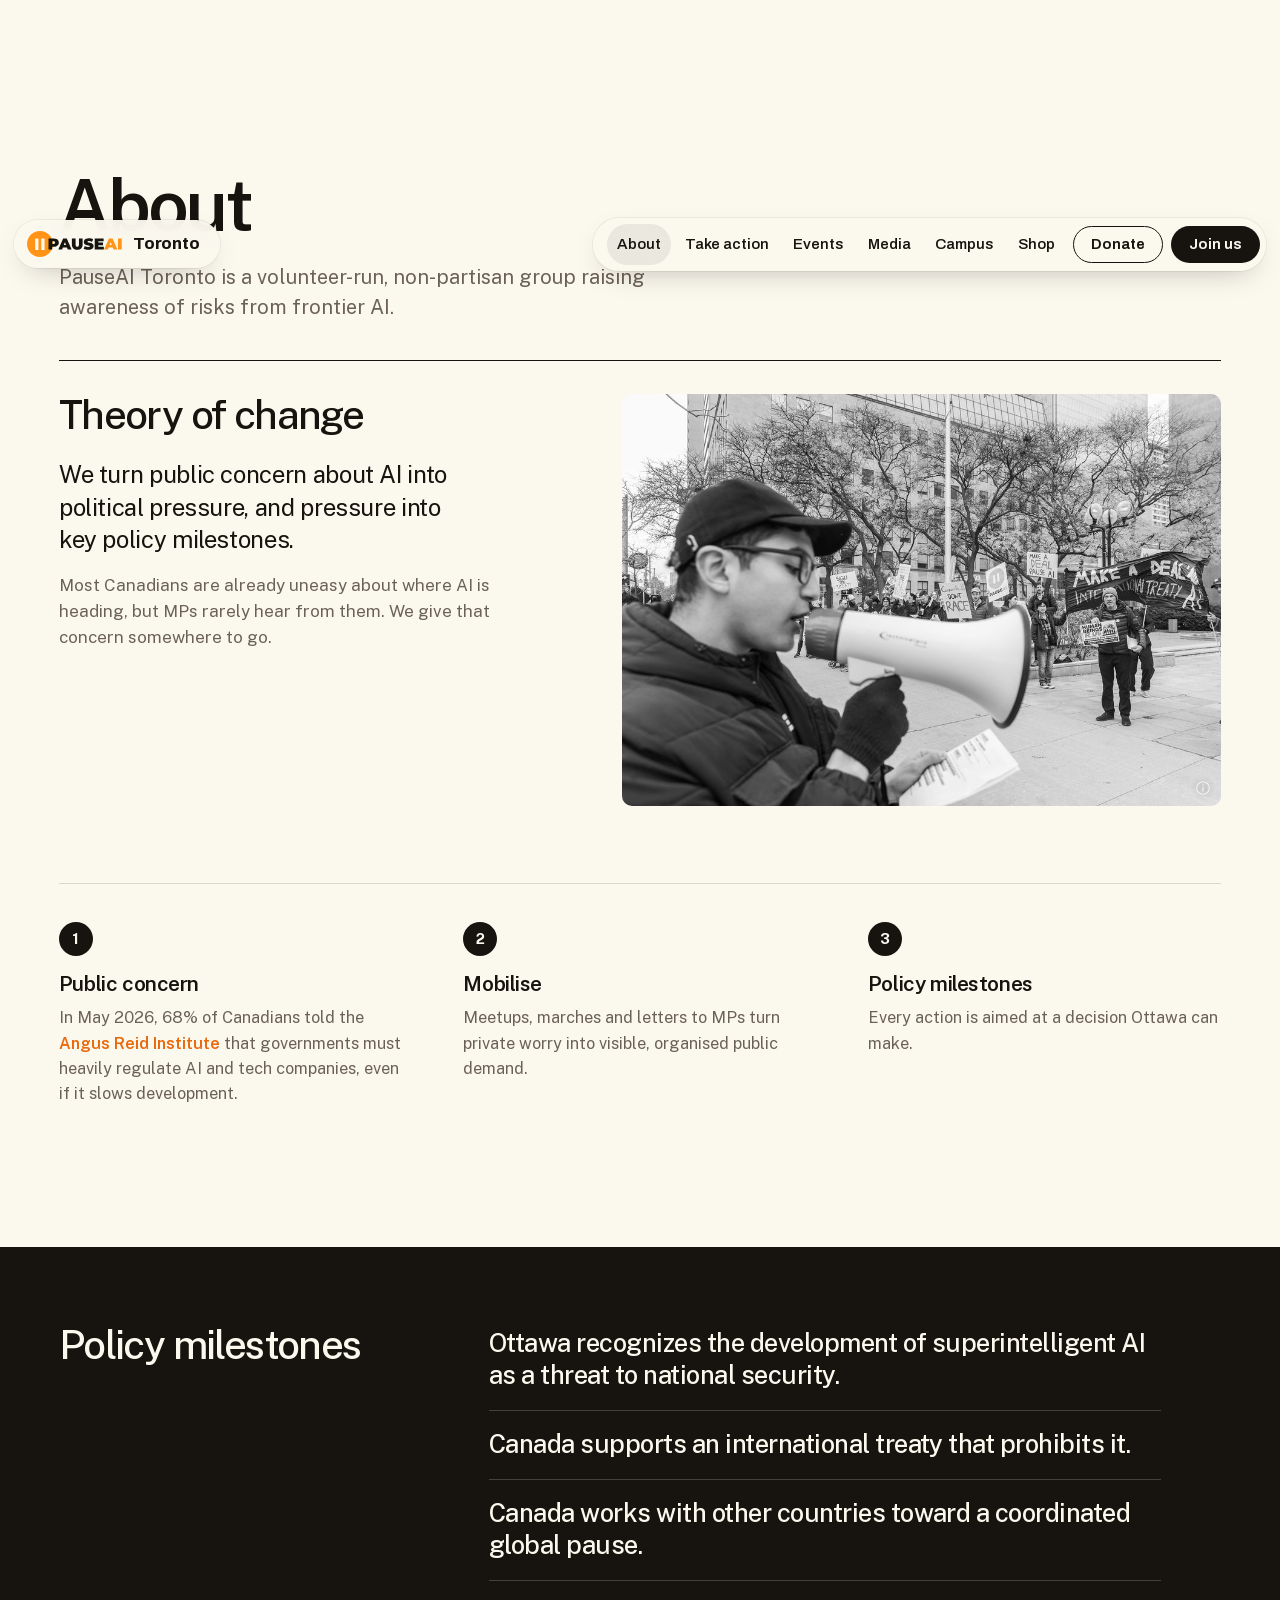
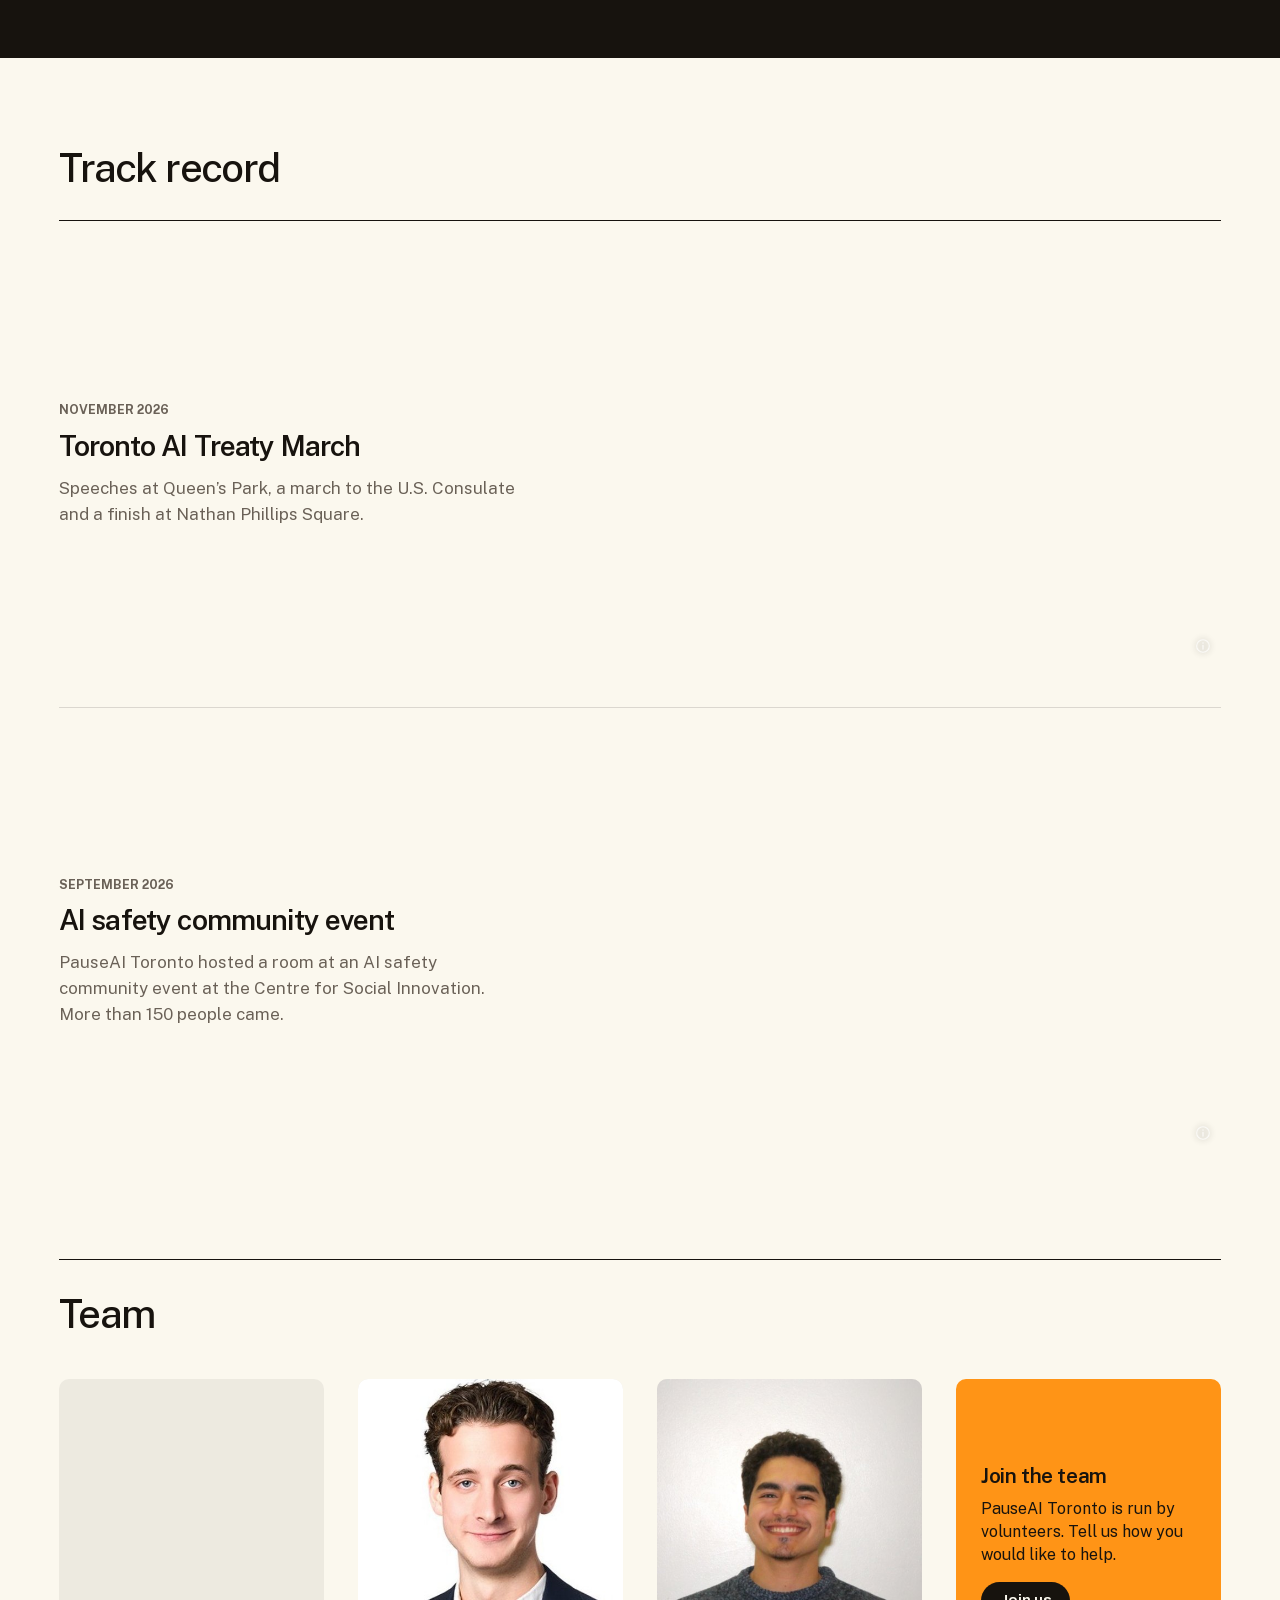
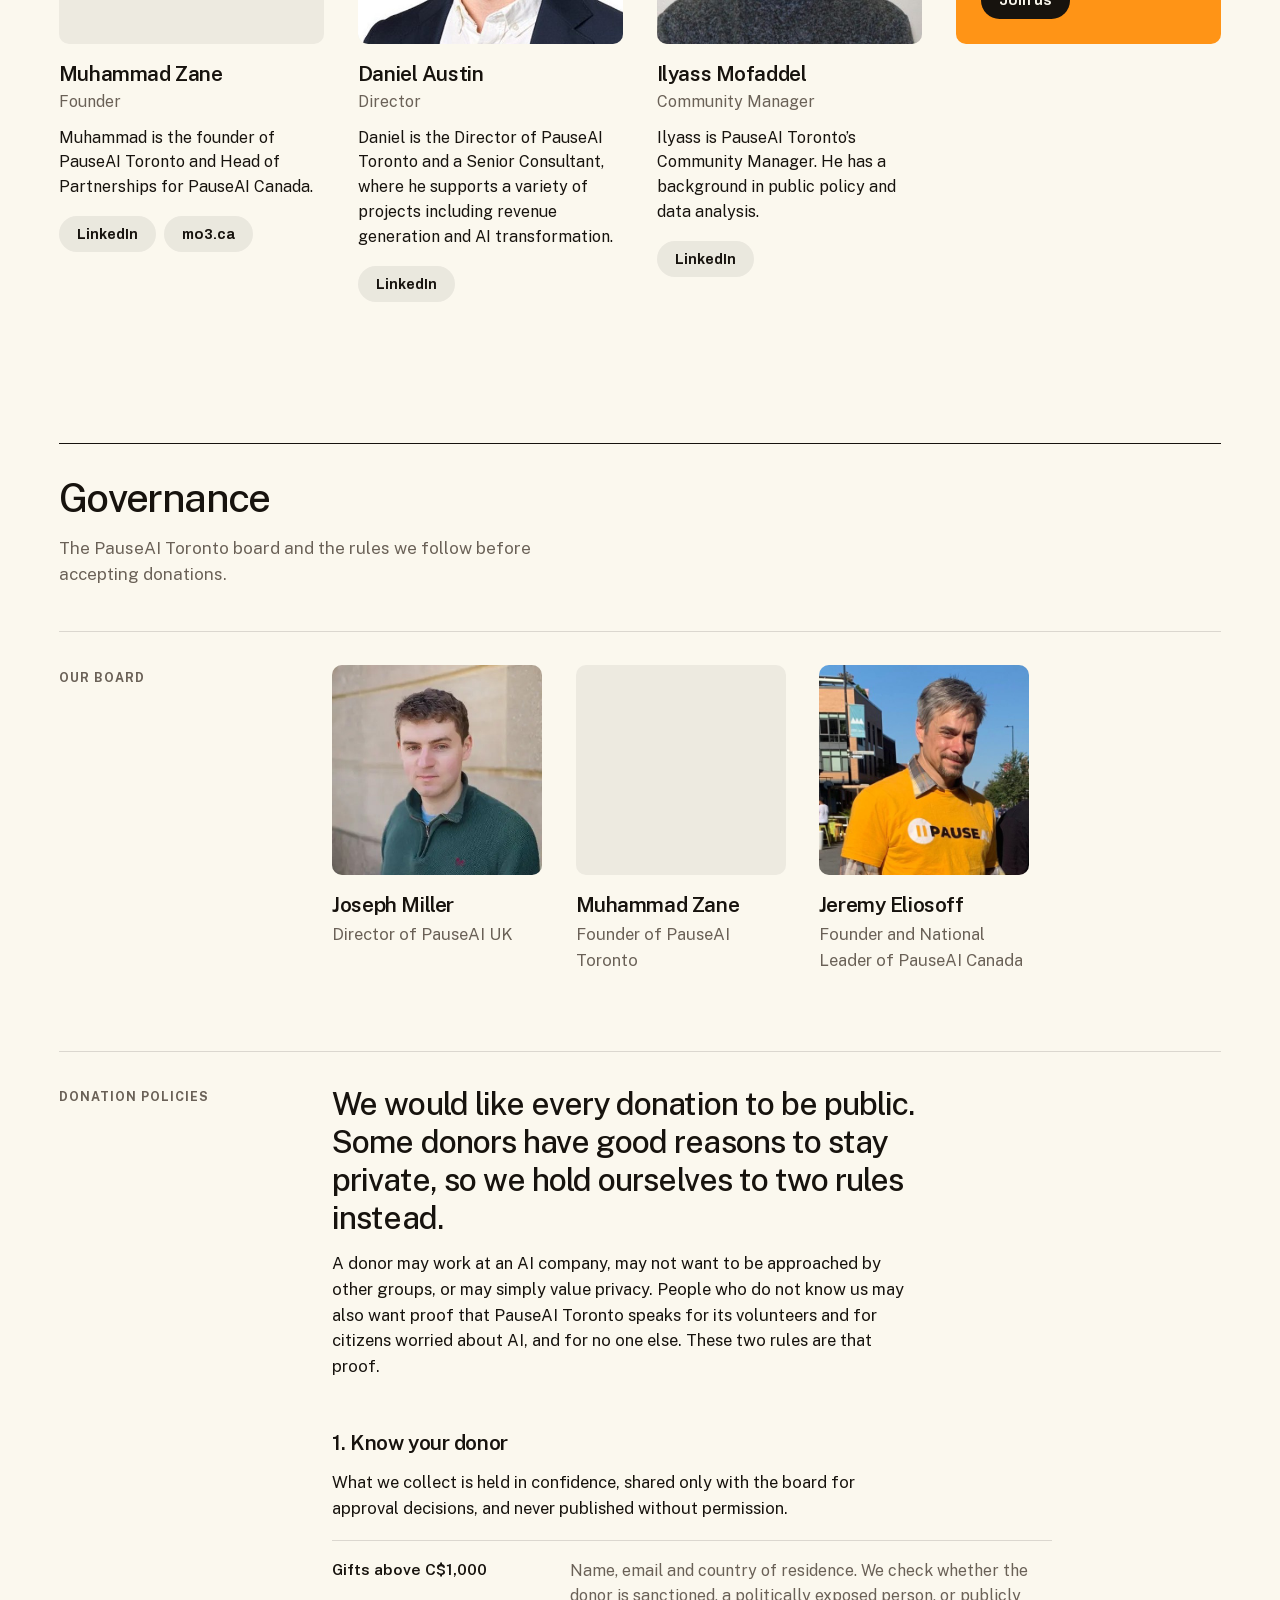
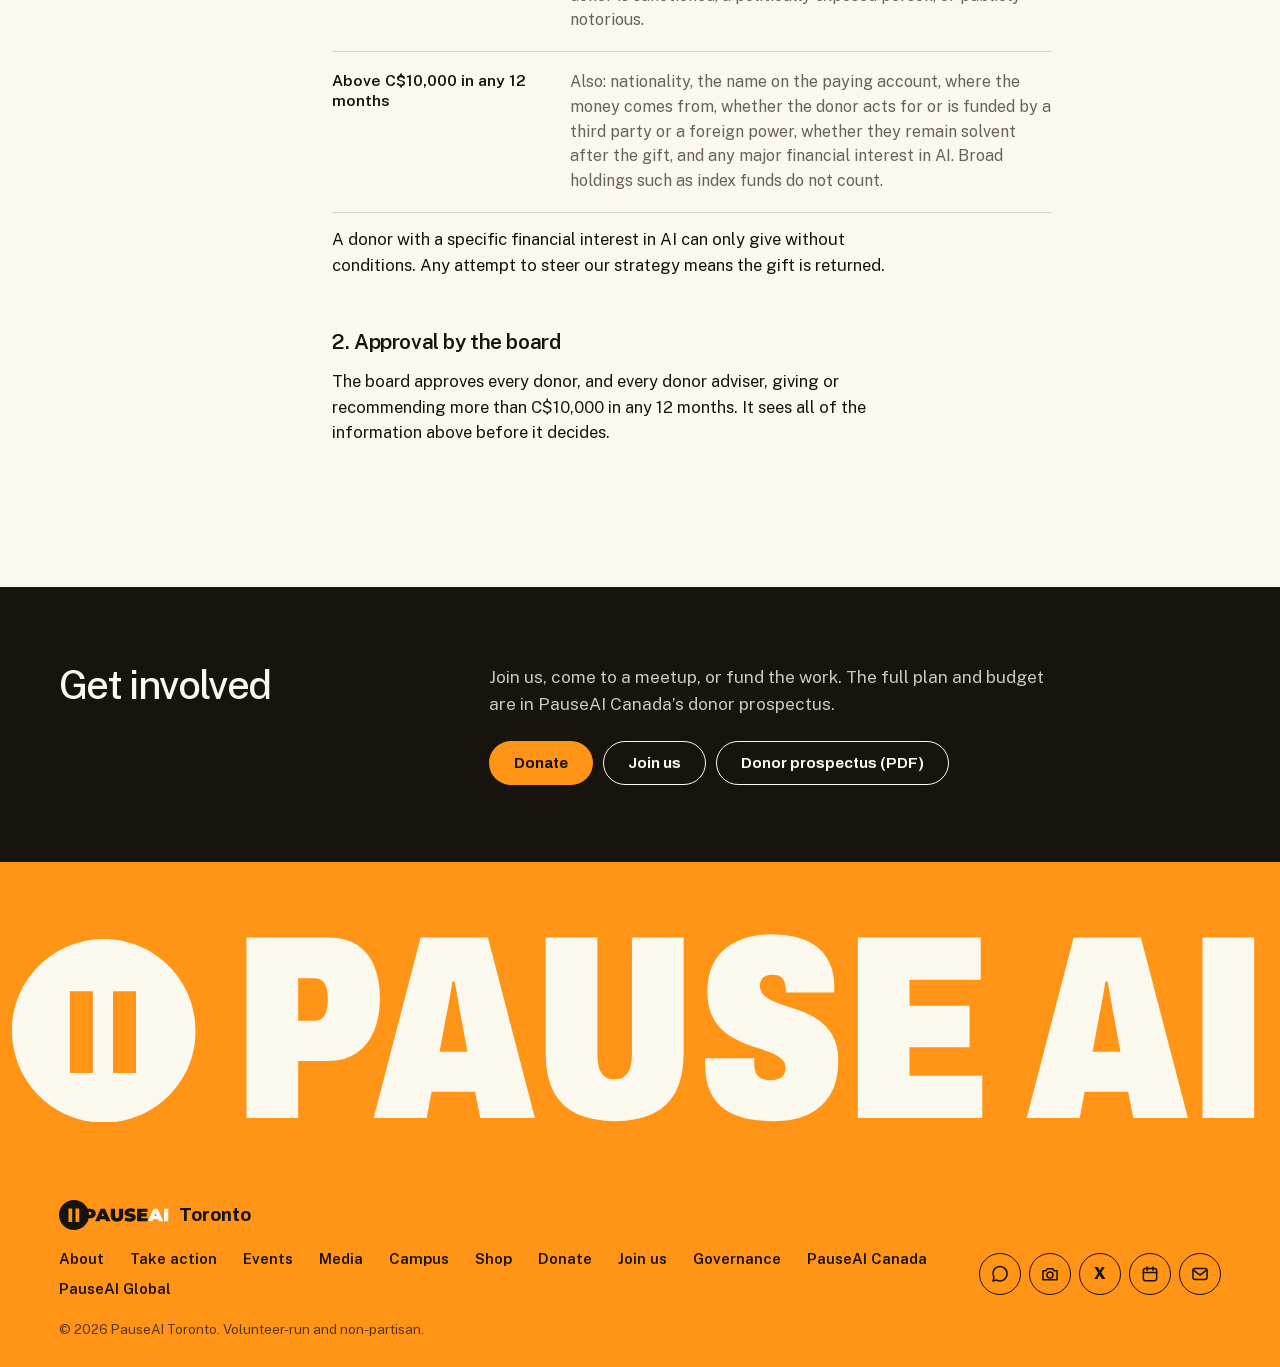
<file: team.html>
<!doctype html><html lang="en-CA"><head><meta charset="utf-8"><title>PauseAI Toronto</title><meta http-equiv="refresh" content="0; url=about.html#team"><link rel="canonical" href="https://pauseai.to/about.html#team"><meta name="robots" content="noindex"></head><body><p><a href="about.html#team">Continue to PauseAI Toronto</a></p></body></html>
</file>
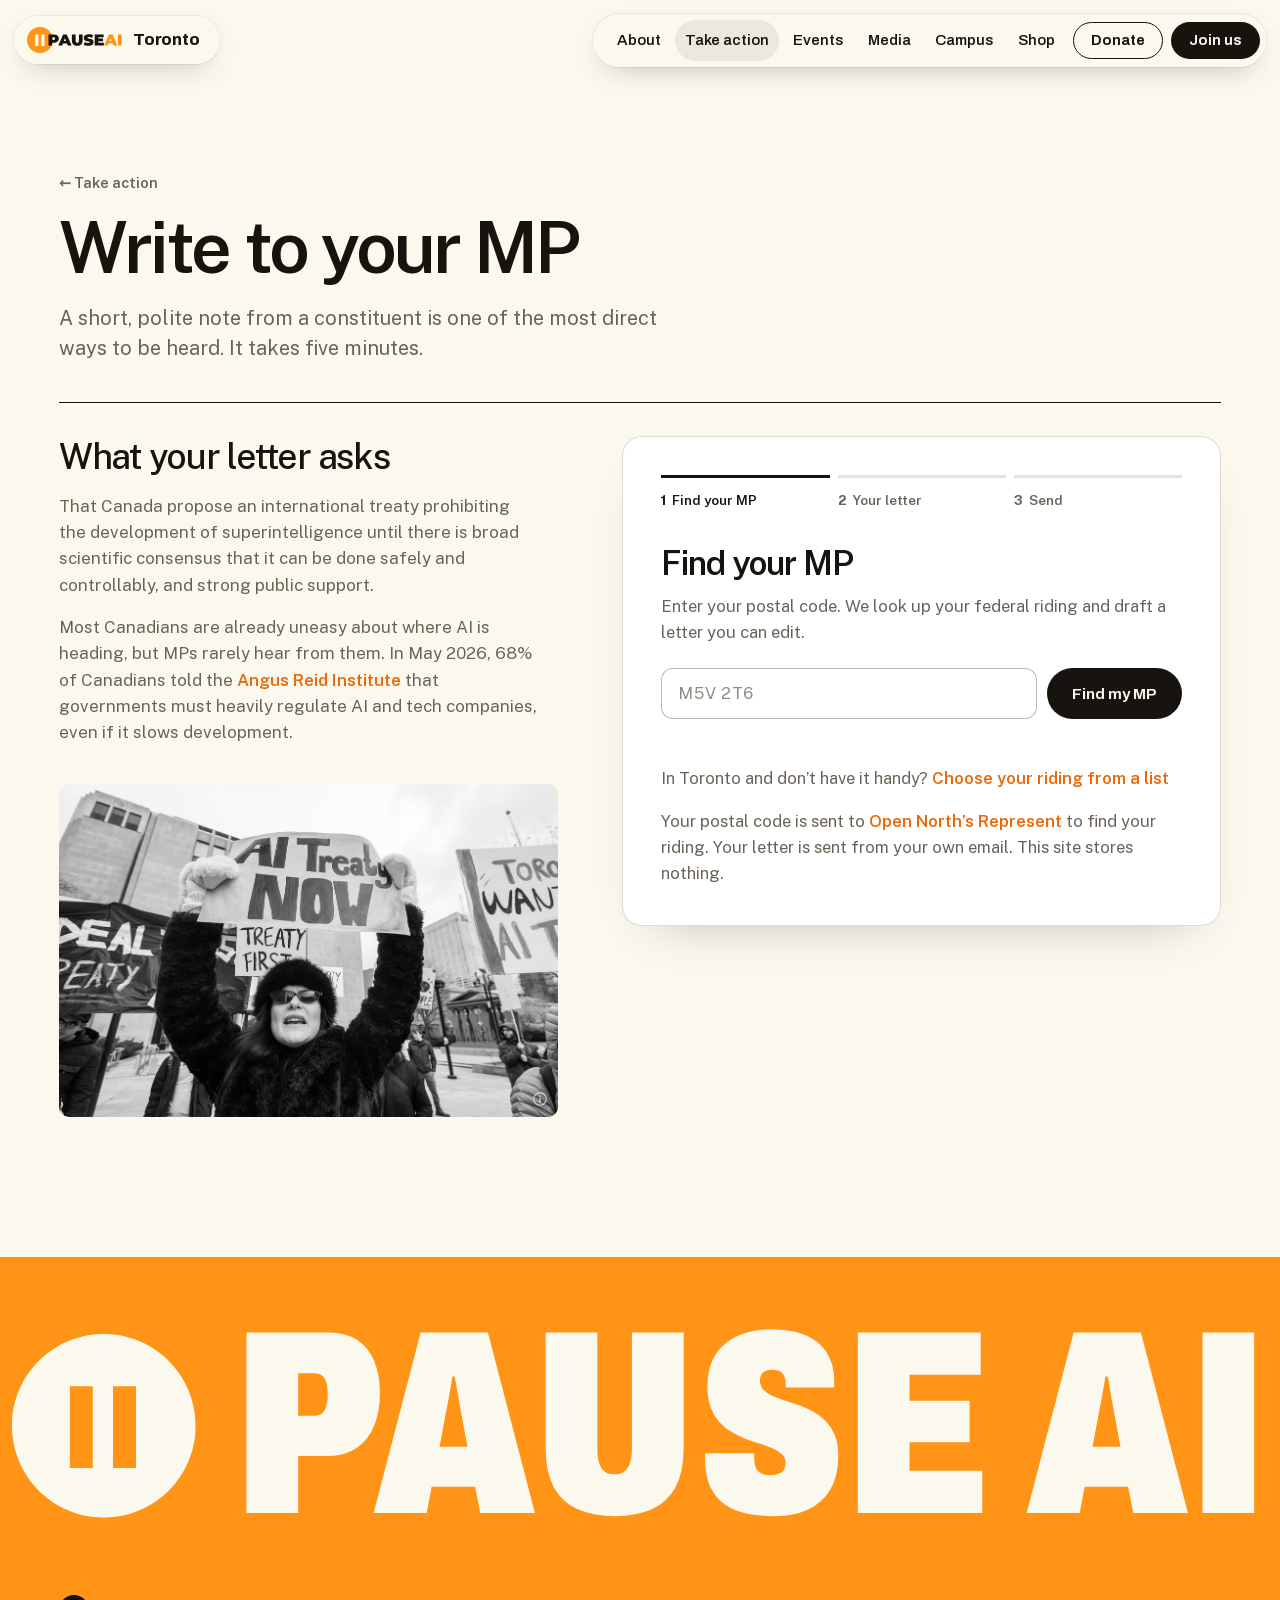
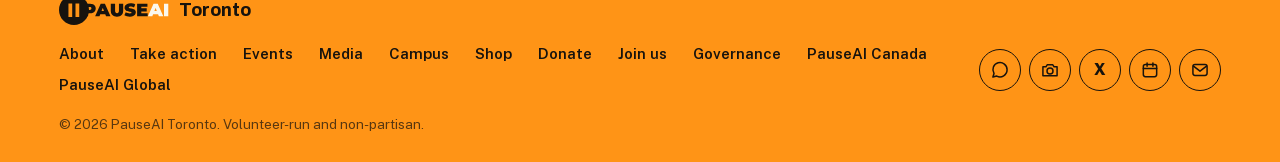
<file: write-to-your-mp.html>
<!doctype html>
<html lang="en-CA">
<head>
<meta charset="utf-8">
<meta name="viewport" content="width=device-width, initial-scale=1">
<title>Write to your MP · PauseAI Toronto</title>
<meta name="description" content="Enter your postal code, edit the letter we draft and send it to your MP from your own email. It takes five minutes.">
<link rel="canonical" href="https://pauseaitoronto.info/write-to-your-mp.html">
<meta name="theme-color" content="#FF9416">
<link rel="icon" href="favicon.svg" type="image/svg+xml">
<link rel="icon" href="assets/favicon-32.png" sizes="32x32" type="image/png">
<link rel="apple-touch-icon" href="assets/apple-touch-icon.png">
<meta property="og:type" content="website">
<meta property="og:site_name" content="PauseAI Toronto">
<meta property="og:locale" content="en_CA">
<meta property="og:title" content="Write to your MP">
<meta property="og:description" content="Enter your postal code, edit the letter we draft and send it to your MP from your own email. It takes five minutes.">
<meta property="og:url" content="https://pauseaitoronto.info/write-to-your-mp.html">
<meta property="og:image" content="https://pauseaitoronto.info/assets/og.jpg">
<meta property="og:image:width" content="1200">
<meta property="og:image:height" content="630">
<meta property="og:image:alt" content="PauseAI Toronto: raising awareness of risks from frontier AI.">
<meta name="twitter:card" content="summary_large_image">
<link rel="preload" href="assets/fonts/publicsans-var.woff2" as="font" type="font/woff2" crossorigin>
<link rel="preload" href="assets/fonts/archivo-var.woff2" as="font" type="font/woff2" crossorigin>
<link rel="stylesheet" href="assets/site.css?v=4f85ae3fd9">
<script>document.documentElement.classList.add('js')</script>
</head>
<body class="pro">
<svg width="0" height="0" style="position:absolute" aria-hidden="true" focusable="false">
  <symbol id="pai" viewBox="0 0 243 66">
    <path style="fill:var(--lc)" fill-rule="evenodd" clip-rule="evenodd" d="M66 33C66 51.2254 51.2254 66 33 66C14.7746 66 0 51.2254 0 33C0 14.7746 14.7746 0 33 0C51.2254 0 66 14.7746 66 33ZM20.7902 18.8101H29.0402V48.1801H20.7902V18.8101ZM44.5504 18.8101H36.3004V48.1801H44.5504V18.8101Z"/>
    <path style="fill:var(--lp)" d="M54.6042 47V19H68.0842C70.6976 19 72.9509 19.4267 74.8442 20.28C76.7642 21.1333 78.2442 22.36 79.2842 23.96C80.3242 25.5333 80.8442 27.4 80.8442 29.56C80.8442 31.72 80.3242 33.5867 79.2842 35.16C78.2442 36.7333 76.7642 37.96 74.8442 38.84C72.9509 39.6933 70.6976 40.12 68.0842 40.12H59.8442L64.0442 36.08V47H54.6042ZM64.0442 37.12L59.8442 32.84H67.4842C68.7909 32.84 69.7509 32.5467 70.3642 31.96C71.0042 31.3733 71.3242 30.5733 71.3242 29.56C71.3242 28.5467 71.0042 27.7467 70.3642 27.16C69.7509 26.5733 68.7909 26.28 67.4842 26.28H59.8442L64.0442 22V37.12ZM79.4939 47L91.7339 19H101.014L113.254 47H103.494L94.4539 23.48H98.1339L89.0939 47H79.4939ZM86.7739 42.12L89.1739 35.32H102.054L104.454 42.12H86.7739ZM127.575 47.64C123.281 47.64 119.935 46.48 117.535 44.16C115.135 41.84 113.935 38.5867 113.935 34.4V19H123.375V34.12C123.375 36.2533 123.761 37.7733 124.535 38.68C125.308 39.56 126.348 40 127.655 40C128.988 40 130.028 39.56 130.775 38.68C131.548 37.7733 131.935 36.2533 131.935 34.12V19H141.215V34.4C141.215 38.5867 140.015 41.84 137.615 44.16C135.215 46.48 131.868 47.64 127.575 47.64ZM155.982 47.64C153.635 47.64 151.368 47.3733 149.182 46.84C146.995 46.3067 145.195 45.6133 143.782 44.76L146.822 37.88C148.155 38.6533 149.635 39.28 151.262 39.76C152.915 40.2133 154.515 40.44 156.062 40.44C156.968 40.44 157.675 40.3867 158.182 40.28C158.715 40.1467 159.102 39.9733 159.342 39.76C159.582 39.52 159.702 39.24 159.702 38.92C159.702 38.4133 159.422 38.0133 158.862 37.72C158.302 37.4267 157.555 37.1867 156.622 37C155.715 36.7867 154.715 36.5733 153.622 36.36C152.528 36.12 151.422 35.8133 150.302 35.44C149.208 35.0667 148.195 34.5733 147.262 33.96C146.355 33.3467 145.622 32.5467 145.062 31.56C144.502 30.5467 144.222 29.2933 144.222 27.8C144.222 26.0667 144.702 24.4933 145.662 23.08C146.648 21.64 148.102 20.4933 150.022 19.64C151.968 18.7867 154.382 18.36 157.262 18.36C159.155 18.36 161.022 18.56 162.862 18.96C164.702 19.36 166.355 19.9733 167.822 20.8L164.982 27.64C163.595 26.9467 162.248 26.4267 160.942 26.08C159.662 25.7333 158.408 25.56 157.182 25.56C156.275 25.56 155.555 25.64 155.022 25.8C154.488 25.96 154.102 26.1733 153.862 26.44C153.648 26.7067 153.542 27 153.542 27.32C153.542 27.8 153.822 28.1867 154.382 28.48C154.942 28.7467 155.675 28.9733 156.582 29.16C157.515 29.3467 158.528 29.5467 159.622 29.76C160.742 29.9733 161.848 30.2667 162.942 30.64C164.035 31.0133 165.035 31.5067 165.942 32.12C166.875 32.7333 167.622 33.5333 168.182 34.52C168.742 35.5067 169.022 36.7333 169.022 38.2C169.022 39.9067 168.528 41.48 167.542 42.92C166.582 44.3333 165.142 45.48 163.222 46.36C161.302 47.2133 158.888 47.64 155.982 47.64ZM180.471 29.4H192.951V36.2H180.471V29.4ZM181.111 39.88H195.111V47H171.831V19H194.591V26.12H181.111V39.88Z"/>
    <path style="fill:var(--la)" d="M195.705 47L207.945 19H217.225L229.465 47H219.705L210.665 23.48H214.345L205.305 47H195.705ZM202.985 42.12L205.385 35.32H218.265L220.665 42.12H202.985ZM230.971 47V19H240.411V47H230.971Z"/>
  </symbol>
  <symbol id="pd" viewBox="0 0 66 66"><path fill="#FF9416" fill-rule="evenodd" d="M66 33C66 51.2254 51.2254 66 33 66C14.7746 66 0 51.2254 0 33C0 14.7746 14.7746 0 33 0C51.2254 0 66 14.7746 66 33ZM20.7902 18.8101H29.0402V48.1801H20.7902V18.8101ZM44.5504 18.8101H36.3004V48.1801H44.5504V18.8101Z"/></symbol>
  <symbol id="i-chat" viewBox="0 0 24 24"><path fill="none" stroke="currentColor" stroke-width="1.8" stroke-linejoin="round" d="M20.5 11.8a8.5 8.5 0 0 1-12.4 7.5L3.5 20.5l1.3-4.4A8.5 8.5 0 1 1 20.5 11.8z"/></symbol>
  <symbol id="i-cam" viewBox="0 0 24 24"><g fill="none" stroke="currentColor" stroke-width="1.8" stroke-linejoin="round"><path d="M3.5 8.2h3.6l1.5-2.4h6.8l1.5 2.4h3.6v10.6h-17z"/><circle cx="12" cy="13.2" r="3.6"/></g></symbol>
  <symbol id="i-cal" viewBox="0 0 24 24"><g fill="none" stroke="currentColor" stroke-width="1.8" stroke-linecap="round" stroke-linejoin="round"><rect x="4" y="5.5" width="16" height="14.5" rx="2.5"/><path d="M4 10.2h16M8.5 3.5v4M15.5 3.5v4"/></g></symbol>
  <symbol id="i-mail" viewBox="0 0 24 24"><g fill="none" stroke="currentColor" stroke-width="1.8" stroke-linecap="round" stroke-linejoin="round"><rect x="3.5" y="5.5" width="17" height="13" rx="2.5"/><path d="M4.2 7.4l7.8 6 7.8-6"/></g></symbol>
  <symbol id="pdw" viewBox="0 0 66 66"><path fill="#FBF8EE" fill-rule="evenodd" d="M66 33C66 51.2254 51.2254 66 33 66C14.7746 66 0 51.2254 0 33C0 14.7746 14.7746 0 33 0C51.2254 0 66 14.7746 66 33ZM20.7902 18.8101H29.0402V48.1801H20.7902V18.8101ZM44.5504 18.8101H36.3004V48.1801H44.5504V18.8101Z"/></symbol>
</svg>
<a class="skip" href="#main">Skip to content</a>
<header class="top" id="top">
  <a class="chip brand" href="index.html" aria-label="PauseAI Toronto, home">
    <svg class="brand-logo" viewBox="0 0 243 66" aria-hidden="true"><use href="#pai"/></svg>
    <span class="brand-city">Toronto</span>
  </a>
  <nav class="chip nav" id="nav" aria-label="Main">
    <a class="nav-link" href="about.html">About</a>
    <a class="nav-link" href="campaigns.html" aria-current="page">Take action</a>
    <a class="nav-link" href="https://luma.com/pauseaitoronto">Events</a>
    <a class="nav-link" href="media.html">Media</a>
    <a class="nav-link" href="campus.html">Campus</a>
    <a class="nav-link" href="index.html#shop">Shop</a>
    <a class="pill pill-line pill-sm" href="donate.html">Donate</a>
    <a class="pill pill-ink pill-sm" href="join.html">Join us</a>
  </nav>
  <button class="chip menu" type="button" aria-expanded="false" aria-controls="nav">Menu</button>
</header>
<main id="main">
<section class="page-head">
  <a class="crumb" href="campaigns.html">Take action</a>
  <h1 class="big">Write to your MP</h1>
  <p>A short, polite note from a constituent is one of the most direct ways to be heard. It takes five minutes.</p>
</section>

<section class="act" aria-label="Find your MP and write a letter">
  <div class="act-copy">
    <h2>What your letter asks</h2>
    <p>That Canada propose an international treaty prohibiting the development of superintelligence until there is broad scientific consensus that it can be done safely and controllably, and strong public support.</p>
    <p>Most Canadians are already uneasy about where AI is heading, but MPs rarely hear from them. In May 2026, 68% of Canadians told the <a href="https://angusreid.org/wp-content/uploads/2026/06/2026.06.01_AI_Policy_data_centres.pdf">Angus Reid Institute</a> that governments must heavily regulate AI and tech companies, even if it slows development.</p>
    <figure class="has-credit"><img src="assets/img/w-treaty-now.jpg" srcset="assets/img/w-treaty-now.jpg 1019w, assets/img/media/treaty-now.jpg 1920w" sizes="(max-width:1040px) 92vw, 42vw" width="1920" height="1281" loading="lazy" decoding="async" alt="A marcher in a fur hat holds a sign overhead: “AI treaty now”. Behind, signs read “Treaty first” and “Toronto wants an AI treaty”."><button class="info info-photo" type="button" popovertarget="credit-treaty-now" aria-label="Photo credit"><svg viewBox="0 0 24 24" aria-hidden="true"><circle cx="12" cy="12" r="9.5" fill="none" stroke="currentColor" stroke-width="1.6"/><path d="M12 11v5.6M12 7.5v.2" fill="none" stroke="currentColor" stroke-width="1.9" stroke-linecap="round"/></svg></button><div class="note" id="credit-treaty-now" popover><button class="note-x" type="button" popovertarget="credit-treaty-now" popovertargetaction="hide" aria-label="Close">×</button><p class="note-label">Photograph</p><p class="note-name"><a href="https://davidakiogrant.com/">David Akio Grant</a></p><p class="note-more">Toronto AI Treaty March, 14 November 2026</p></div></figure>
  </div>

  <div class="act-card" id="tool">
    <ol class="stepper" aria-label="Steps">
      <li aria-current="step"><b>1</b><span>Find your MP</span></li>
      <li><b>2</b><span>Your letter</span></li>
      <li><b>3</b><span>Send</span></li>
    </ol>

    <div class="act-step" id="step-find">
      <h2>Find your MP</h2>
      <p>Enter your postal code. We look up your federal riding and draft a letter you can edit.</p>
      <form class="postal" id="find-form" novalidate>
        <label class="sr-only" for="postal">Postal code</label>
        <input id="postal" name="postal" type="text" inputmode="text" autocomplete="postal-code" autocapitalize="characters" spellcheck="false" maxlength="7" placeholder="M5V 2T6">
        <button class="pill pill-ink" type="submit" id="find-btn">Find my MP</button>
      </form>
      <span class="status" id="find-status" role="status"></span>
      <p class="act-alt">In Toronto and don’t have it handy? <button class="linkish" type="button" id="list-toggle" aria-expanded="false" aria-controls="list-box">Choose your riding from a list</button></p>
      <div class="list-box" id="list-box" hidden>
        <div class="search">
          <label class="sr-only" for="riding-search">Search by riding or MP</label>
          <input id="riding-search" type="search" placeholder="Search by riding or MP" autocomplete="off" spellcheck="false">
        </div>
        <p class="count" id="riding-count" aria-live="polite">24 Toronto ridings</p>
        <ul class="ridings" id="ridings">
        <li><button type="button" data-slug="beaches-east-york" aria-pressed="false"><span class="r-name">Beaches—East York</span><span class="r-mp">Tanveer Shahnawaz</span></button></li>
        <li><button type="button" data-slug="davenport" aria-pressed="false"><span class="r-name">Davenport</span><span class="r-mp">Julie Dzerowicz</span></button></li>
        <li><button type="button" data-slug="don-valley-north" aria-pressed="false"><span class="r-name">Don Valley North</span><span class="r-mp">Maggie Chi</span></button></li>
        <li><button type="button" data-slug="don-valley-west" aria-pressed="false"><span class="r-name">Don Valley West</span><span class="r-mp">Robert Oliphant</span></button></li>
        <li><button type="button" data-slug="eglinton-lawrence" aria-pressed="false"><span class="r-name">Eglinton—Lawrence</span><span class="r-mp">Vince Gasparro</span></button></li>
        <li><button type="button" data-slug="etobicoke-centre" aria-pressed="false"><span class="r-name">Etobicoke Centre</span><span class="r-mp">Yvan Baker</span></button></li>
        <li><button type="button" data-slug="etobicoke-north" aria-pressed="false"><span class="r-name">Etobicoke North</span><span class="r-mp">John Zerucelli</span></button></li>
        <li><button type="button" data-slug="etobicoke-lakeshore" aria-pressed="false"><span class="r-name">Etobicoke—Lakeshore</span><span class="r-mp">James Maloney</span></button></li>
        <li><button type="button" data-slug="humber-river-black-creek" aria-pressed="false"><span class="r-name">Humber River—Black Creek</span><span class="r-mp">Judy A. Sgro</span></button></li>
        <li><button type="button" data-slug="north-york" aria-pressed="false"><span class="r-name">North York</span><span class="r-mp">Roman Baber</span></button></li>
        <li><button type="button" data-slug="scarborough-centre-don-valley-east" aria-pressed="false"><span class="r-name">Scarborough Centre—Don Valley East</span><span class="r-mp">Salma Zahid</span></button></li>
        <li><button type="button" data-slug="scarborough-north" aria-pressed="false"><span class="r-name">Scarborough North</span><span class="r-mp">Seat vacant</span></button></li>
        <li><button type="button" data-slug="scarborough-southwest" aria-pressed="false"><span class="r-name">Scarborough Southwest</span><span class="r-mp">Doly Begum</span></button></li>
        <li><button type="button" data-slug="scarborough-agincourt" aria-pressed="false"><span class="r-name">Scarborough—Agincourt</span><span class="r-mp">Jean Yip</span></button></li>
        <li><button type="button" data-slug="scarborough-guildwood-rouge-park" aria-pressed="false"><span class="r-name">Scarborough—Guildwood—Rouge Park</span><span class="r-mp">Gary Anandasangaree</span></button></li>
        <li><button type="button" data-slug="scarborough-woburn" aria-pressed="false"><span class="r-name">Scarborough—Woburn</span><span class="r-mp">Michael Coteau</span></button></li>
        <li><button type="button" data-slug="spadina-harbourfront" aria-pressed="false"><span class="r-name">Spadina—Harbourfront</span><span class="r-mp">Chi Nguyen</span></button></li>
        <li><button type="button" data-slug="taiaiakon-parkdale-high-park" aria-pressed="false"><span class="r-name">Taiaiako&#x27;n—Parkdale—High Park</span><span class="r-mp">Karim Bardeesy</span></button></li>
        <li><button type="button" data-slug="toronto-centre" aria-pressed="false"><span class="r-name">Toronto Centre</span><span class="r-mp">Evan Solomon</span></button></li>
        <li><button type="button" data-slug="toronto-danforth" aria-pressed="false"><span class="r-name">Toronto—Danforth</span><span class="r-mp">Julie Dabrusin</span></button></li>
        <li><button type="button" data-slug="toronto-st-pauls" aria-pressed="false"><span class="r-name">Toronto—St. Paul&#x27;s</span><span class="r-mp">Leslie Church</span></button></li>
        <li><button type="button" data-slug="university-rosedale" aria-pressed="false"><span class="r-name">University—Rosedale</span><span class="r-mp">Danielle Martin</span></button></li>
        <li><button type="button" data-slug="willowdale" aria-pressed="false"><span class="r-name">Willowdale</span><span class="r-mp">Ali Ehsassi</span></button></li>
        <li><button type="button" data-slug="york-south-weston-etobicoke" aria-pressed="false"><span class="r-name">York South—Weston—Etobicoke</span><span class="r-mp">Ahmed Hussen</span></button></li>
    </ul>
        <p class="fine mp-note">MPs as listed by the <a href="https://www.ourcommons.ca/Members/en">House of Commons</a> on 16 November 2026.</p>
      </div>
      <p class="fine">Your postal code is sent to <a href="https://represent.opennorth.ca/">Open North’s Represent</a> to find your riding. Your letter is sent from your own email. This site stores nothing.</p>
      <noscript><p class="fine">This tool needs JavaScript. Without it, find your MP on the <a href="https://www.ourcommons.ca/Members/en">House of Commons site</a>.</p></noscript>
    </div>

    <div class="act-step" id="step-letter" hidden>
      <div class="mp-who">
        <div>
          <p class="mp-riding" id="mp-riding"></p>
          <h2 id="mp-name"></h2>
          <p id="mp-meta"></p>
        </div>
        <button class="pill pill-soft pill-sm" type="button" id="change-btn">Change</button>
      </div>
      <p class="vacant" id="mp-vacant" hidden>This seat is vacant until the by-election on 7 December 2026. <a id="mp-link-2" href="https://www.ourcommons.ca/Members/en">See the riding’s page</a>.</p>
      <div class="letter-form" id="letter-form">
        <label class="field"><span>Your name</span><input id="sender-name" type="text" autocomplete="name" placeholder="First and last name"></label>
        <label class="field"><span>Subject</span><input id="subject" type="text"></label>
        <label class="field letter"><span>Letter <small>· edit anything</small></span><textarea id="letter" spellcheck="true"></textarea></label>
        <span class="status" id="letter-status" role="status"></span>
        <div class="actions">
          <button class="pill pill-ink" type="button" id="to-send">Continue</button>
        </div>
      </div>
    </div>

    <div class="act-step" id="step-send" hidden>
      <h2>Send your letter</h2>
      <p id="send-lead"></p>
      <p class="send-to" id="send-to">To: <b id="send-email"></b> · <button class="linkish" type="button" id="copy-email">Copy address</button></p>
      <div class="send-grid">
        <a class="pill pill-orange wide" id="send-mailto" href="https://www.ourcommons.ca/Members/en">Open in my email app</a>
        <a class="pill pill-line" id="send-gmail" href="https://www.ourcommons.ca/Members/en" target="_blank" rel="noopener">Gmail</a>
        <a class="pill pill-line" id="send-outlook" href="https://www.ourcommons.ca/Members/en" target="_blank" rel="noopener">Outlook</a>
        <button class="pill pill-soft" type="button" id="copy-btn">Copy letter</button>
        <a class="pill pill-soft" id="mp-link" href="https://www.ourcommons.ca/Members/en" target="_blank" rel="noopener">MP’s contact page</a>
      </div>
      <span class="status" id="send-status" role="status"></span>
      <div class="actions">
        <button class="pill pill-ink" type="button" id="sent-btn">I’ve sent it</button>
        <button class="pill pill-soft" type="button" id="back-btn">Edit letter</button>
      </div>
    </div>

    <div class="act-step" id="step-done" hidden>
      <h2>Thank you</h2>
      <p>If your MP replies, we would like to hear about it at <a href="mailto:team@pauseaitoronto.info">team@pauseaitoronto.info</a>. Two more things that help:</p>
      <div class="actions">
        <a class="pill pill-orange" href="https://act.controlai.org/open-statement?country=ca">Sign the open statement</a>
        <a class="pill pill-line" href="join.html">Join us</a>
        <button class="pill pill-soft" type="button" id="share-btn">Share this page</button>
      </div>
      <span class="status" id="share-status" role="status"></span>
      <p class="act-alt"><button class="linkish" type="button" id="again-btn">Write to another MP</button></p>
    </div>
  </div>
</section>

<script type="application/json" id="riding-data">[{"riding": "Beaches—East York", "mp": "Tanveer Shahnawaz", "url": "https://www.ourcommons.ca/members/en/constituencies/beaches-east-york(1059)", "slug": "beaches-east-york", "email": "tanveer.shahnawaz@parl.gc.ca"}, {"riding": "Davenport", "mp": "Julie Dzerowicz", "url": "https://www.ourcommons.ca/members/en/constituencies/davenport(1074)", "slug": "davenport"}, {"riding": "Don Valley North", "mp": "Maggie Chi", "url": "https://www.ourcommons.ca/members/en/constituencies/don-valley-north(1075)", "slug": "don-valley-north"}, {"riding": "Don Valley West", "mp": "Robert Oliphant", "url": "https://www.ourcommons.ca/members/en/constituencies/don-valley-west(1076)", "slug": "don-valley-west"}, {"riding": "Eglinton—Lawrence", "mp": "Vince Gasparro", "url": "https://www.ourcommons.ca/members/en/constituencies/eglinton-lawrence(1078)", "slug": "eglinton-lawrence"}, {"riding": "Etobicoke Centre", "mp": "Yvan Baker", "url": "https://www.ourcommons.ca/members/en/constituencies/etobicoke-centre(1081)", "slug": "etobicoke-centre"}, {"riding": "Etobicoke North", "mp": "John Zerucelli", "url": "https://www.ourcommons.ca/members/en/constituencies/etobicoke-north(1083)", "slug": "etobicoke-north"}, {"riding": "Etobicoke—Lakeshore", "mp": "James Maloney", "url": "https://www.ourcommons.ca/members/en/constituencies/etobicoke-lakeshore(1082)", "slug": "etobicoke-lakeshore"}, {"riding": "Humber River—Black Creek", "mp": "Judy A. Sgro", "url": "https://www.ourcommons.ca/members/en/constituencies/humber-river-black-creek(1093)", "slug": "humber-river-black-creek"}, {"riding": "North York", "mp": "Roman Baber", "url": "https://www.ourcommons.ca/members/en/constituencies/north-york(1300)", "slug": "north-york", "formerly": "York Centre"}, {"riding": "Scarborough Centre—Don Valley East", "mp": "Salma Zahid", "url": "https://www.ourcommons.ca/members/en/constituencies/scarborough-centre-don-valley-east(1145)", "slug": "scarborough-centre-don-valley-east"}, {"riding": "Scarborough North", "mp": null, "url": "https://www.ourcommons.ca/members/en/constituencies/scarborough-north(1147)", "slug": "scarborough-north"}, {"riding": "Scarborough Southwest", "mp": "Doly Begum", "url": "https://www.ourcommons.ca/members/en/constituencies/scarborough-southwest(1148)", "slug": "scarborough-southwest", "email": "doly.begum@parl.gc.ca"}, {"riding": "Scarborough—Agincourt", "mp": "Jean Yip", "url": "https://www.ourcommons.ca/members/en/constituencies/scarborough-agincourt(1144)", "slug": "scarborough-agincourt"}, {"riding": "Scarborough—Guildwood—Rouge Park", "mp": "Gary Anandasangaree", "url": "https://www.ourcommons.ca/members/en/constituencies/scarborough-guildwood-rouge-park(1146)", "slug": "scarborough-guildwood-rouge-park"}, {"riding": "Scarborough—Woburn", "mp": "Michael Coteau", "url": "https://www.ourcommons.ca/members/en/constituencies/scarborough-woburn(1149)", "slug": "scarborough-woburn"}, {"riding": "Spadina—Harbourfront", "mp": "Chi Nguyen", "url": "https://www.ourcommons.ca/members/en/constituencies/spadina-harbourfront(1152)", "slug": "spadina-harbourfront"}, {"riding": "Taiaiako'n—Parkdale—High Park", "mp": "Karim Bardeesy", "url": "https://www.ourcommons.ca/members/en/constituencies/taiaiakon-parkdale-high-park(1157)", "slug": "taiaiakon-parkdale-high-park"}, {"riding": "Toronto Centre", "mp": "Evan Solomon", "url": "https://www.ourcommons.ca/members/en/constituencies/toronto-centre(1161)", "slug": "toronto-centre"}, {"riding": "Toronto—Danforth", "mp": "Julie Dabrusin", "url": "https://www.ourcommons.ca/members/en/constituencies/toronto-danforth(1162)", "slug": "toronto-danforth"}, {"riding": "Toronto—St. Paul's", "mp": "Leslie Church", "url": "https://www.ourcommons.ca/members/en/constituencies/toronto-st-pauls(1163)", "slug": "toronto-st-pauls"}, {"riding": "University—Rosedale", "mp": "Danielle Martin", "url": "https://www.ourcommons.ca/members/en/constituencies/university-rosedale(1164)", "slug": "university-rosedale", "email": "danielle.martin@parl.gc.ca"}, {"riding": "Willowdale", "mp": "Ali Ehsassi", "url": "https://www.ourcommons.ca/members/en/constituencies/willowdale(1169)", "slug": "willowdale"}, {"riding": "York South—Weston—Etobicoke", "mp": "Ahmed Hussen", "url": "https://www.ourcommons.ca/members/en/constituencies/york-south-weston-etobicoke(1174)", "slug": "york-south-weston-etobicoke"}]</script>

</main>

<section class="give give-end" aria-label="PauseAI Toronto">
  <p class="shout" aria-hidden="true"><svg viewBox="0 0 66 66"><use href="#pdw"/></svg><span>Pause&nbsp;AI</span></p>
  <footer class="foot pro">
    <a class="foot-brand" href="index.html" aria-label="PauseAI Toronto, home"><svg class="brand-logo" viewBox="0 0 243 66" aria-hidden="true"><use href="#pai"/></svg><span class="brand-city">Toronto</span></a>
    <ul class="foot-nav">
      <li><a href="about.html">About</a></li>
      <li><a href="campaigns.html">Take action</a></li>
      <li><a href="https://luma.com/pauseaitoronto">Events</a></li>
      <li><a href="media.html">Media</a></li>
      <li><a href="campus.html">Campus</a></li>
      <li><a href="index.html#shop">Shop</a></li>
      <li><a href="donate.html">Donate</a></li>
      <li><a href="join.html">Join us</a></li>
      <li><a href="about.html#governance">Governance</a></li>
      <li><a href="https://pauseai.ca">PauseAI Canada</a></li>
      <li><a href="https://pauseai.info">PauseAI Global</a></li>
    </ul>
    <ul class="foot-icons">
      <li><a href="https://chat.whatsapp.com/DZ3jcJfqOlE2j4Egu4ZgO1" aria-label="WhatsApp group" title="WhatsApp"><svg viewBox="0 0 24 24" aria-hidden="true"><use href="#i-chat"/></svg></a></li>
      <li><a href="https://www.instagram.com/pauseaicanada/" aria-label="Instagram" title="Instagram"><svg viewBox="0 0 24 24" aria-hidden="true"><use href="#i-cam"/></svg></a></li>
      <li><a href="https://x.com/pauseaicanada" aria-label="X" title="X"><span aria-hidden="true">X</span></a></li>
      <li><a href="https://luma.com/pauseaitoronto" aria-label="Events calendar on Luma" title="Luma calendar"><svg viewBox="0 0 24 24" aria-hidden="true"><use href="#i-cal"/></svg></a></li>
      <li><a href="mailto:team@pauseaitoronto.info" aria-label="Email team@pauseaitoronto.info" title="team@pauseaitoronto.info"><svg viewBox="0 0 24 24" aria-hidden="true"><use href="#i-mail"/></svg></a></li>
    </ul>
    <p class="foot-copy">© 2026 PauseAI Toronto. Volunteer-run and non-partisan.</p>
  </footer>
</section>

<script src="assets/site.js?v=7b4845e1f9" defer></script>
<script src="assets/mp.js?v=f3d3d39dc5" defer></script>
</body>
</html>
</file>
<file: assets/site.css>
/* PauseAI Toronto — v8
   Expressive top (orange hero, moving photo wall, contents list); everything below it and every inner page is set plainly in Public Sans.
   Type: Playfair Display (display), Newsreader (reading), Archivo (labels, UI).
   All SIL Open Font License, self-hosted. */

@font-face{font-family:"Playfair Display";src:url(fonts/playfair-var.woff2) format("woff2");font-weight:400 900;font-style:normal;font-display:swap}
@font-face{font-family:"Archivo";src:url(fonts/archivo-var.woff2) format("woff2");font-weight:100 900;font-stretch:62% 125%;font-style:normal;font-display:swap}
@font-face{font-family:"Public Sans";src:url(fonts/publicsans-var.woff2) format("woff2");font-weight:300 800;font-style:normal;font-display:swap}
@font-face{font-family:"Newsreader";src:url(fonts/newsreader-var.woff2) format("woff2");font-weight:200 800;font-style:normal;font-display:swap}

:root{
  --paper:#FBF8EE;
  --ink:#17130E;
  --ink-2:#6A6157;
  --orange:#FF9416;
  --deep:#E9690C;
  --peach:#FFE7C7;
  --hair:rgba(23,19,14,.14);
  --sans:"Archivo",system-ui,-apple-system,"Segoe UI",Roboto,sans-serif;
  --serif:"Newsreader",Georgia,"Times New Roman",serif;
  --display:"Playfair Display","Newsreader",Georgia,serif;
  --pro:"Public Sans",system-ui,-apple-system,"Segoe UI",Roboto,sans-serif;
  --gutter:clamp(20px,4.6vw,72px);
  --gap:clamp(84px,11vw,168px);
}

*,*::before,*::after{box-sizing:border-box}
html{-webkit-text-size-adjust:100%;scroll-behavior:smooth;scroll-padding-top:96px;overflow-x:clip}
main{overflow-x:clip}
body{margin:0;background:var(--paper);color:var(--ink);font-family:var(--sans);font-size:17px;line-height:1.5;-webkit-font-smoothing:antialiased;-moz-osx-font-smoothing:grayscale;text-rendering:optimizeLegibility;overflow-x:clip}
img,svg{display:block;max-width:100%}
img{height:auto}
h1,h2,h3,p,figure,blockquote,ul,ol{margin:0;padding:0}
ul,ol{list-style:none}
a{color:inherit;text-decoration:none}
button{font:inherit;color:inherit}
:focus-visible{outline:2px solid var(--ink);outline-offset:3px}
::selection{background:var(--ink);color:var(--paper)}
[hidden]{display:none!important}
.sr-only{position:absolute!important;width:1px;height:1px;padding:0;margin:-1px;overflow:hidden;clip:rect(0,0,0,0);white-space:nowrap;border:0}
.skip{position:absolute;left:12px;top:-80px;z-index:100;background:var(--ink);color:var(--paper);padding:10px 16px;border-radius:999px;font-weight:600}
.skip:focus{top:12px}

/* shared type */
.label{font-family:var(--sans);font-weight:800;font-stretch:104%;font-size:13px;letter-spacing:.07em;text-transform:uppercase;line-height:1.2;color:var(--deep)}
.big{font-family:var(--display);font-weight:900;font-size:clamp(3.6rem,2rem + 7.4vw,8.6rem);line-height:.86;letter-spacing:-.035em}
.fine{font-size:13.5px;line-height:1.5;color:var(--ink-2)}
.fine a,.hint a{font-weight:600;color:var(--ink)}
.status{font-size:14.5px;color:var(--ink-2)}

/* pills */
.pill{display:inline-flex;align-items:center;justify-content:center;border-radius:999px;border:1.5px solid transparent;padding:13px 24px;font-family:var(--sans);font-weight:650;font-size:15.5px;line-height:1;white-space:nowrap;cursor:pointer;transition:background-color .18s,color .18s,border-color .18s,transform .18s}
.pill:hover{transform:translateY(-1px)}
.pill:active{transform:scale(.97)}
.pill-ink{background:var(--ink);color:var(--paper)}
.pill-ink:hover{background:#000}
.pill-line{border-color:var(--ink);color:var(--ink);background:transparent}
.pill-line:hover{background:var(--ink);color:var(--paper)}
.pill-soft{background:rgba(23,19,14,.07);color:var(--ink)}
.pill-soft:hover{background:var(--ink);color:var(--paper)}
.pill-sm{padding:10px 17px;font-size:14.5px}
.pill[aria-disabled="true"]{opacity:.5;pointer-events:none}

/* floating header */
.top{font-family:var(--sans);position:fixed;inset:14px 14px auto 14px;z-index:60;display:flex;justify-content:space-between;align-items:center;gap:12px;pointer-events:none}
.chip{pointer-events:auto;display:inline-flex;align-items:center;background:rgba(251,248,238,.94);-webkit-backdrop-filter:blur(12px);backdrop-filter:blur(12px);border-radius:999px;box-shadow:0 0 0 1px rgba(23,19,14,.06),0 10px 30px -14px rgba(23,19,14,.35)}
.brand{gap:10px;padding:11px 20px 11px 13px;--lc:var(--orange);--lp:var(--ink);--la:var(--orange)}
.brand-logo{height:26px;width:auto;aspect-ratio:243/66}
.brand-city{font-weight:750;font-size:16.5px;letter-spacing:-.005em;line-height:1}
.nav{gap:4px;padding:6px 6px 6px 14px}
.nav-link{font-size:15px;font-weight:550;padding:9px 10px;border-radius:999px;transition:background-color .15s}
.nav-link:hover,.nav-link[aria-current="page"]{background:rgba(23,19,14,.07)}
.nav .pill{margin-left:4px}
.menu{display:none;border:0;padding:13px 20px;font-weight:650;font-size:15px;cursor:pointer}
@media (max-width:940px){
  .menu{display:inline-flex}
  .nav{position:fixed;inset:0;z-index:-1;border-radius:0;box-shadow:none;background:var(--paper);-webkit-backdrop-filter:none;backdrop-filter:none;flex-direction:column;align-items:stretch;justify-content:flex-end;gap:0;padding:96px var(--gutter) 28px;visibility:hidden;opacity:0;transition:opacity .16s,visibility 0s .16s}
  .nav-open .nav{visibility:visible;opacity:1;transition:opacity .16s}
  .nav-link{font-family:var(--pro);font-weight:600;font-size:clamp(1.9rem,8.4vw,2.6rem);line-height:1.05;letter-spacing:-.035em;padding:11px 0;border-radius:0}
  .nav-link:hover{background:none}
  .nav .pill{margin:8px 0 0;padding:18px;font-size:17px}
  .nav .pill-line{margin-top:28px}
  .nav-open{overflow:hidden}
}

/* hero: flat orange, fine lines racing into a pause symbol, heavy capitals */
.hero{position:relative;background:var(--orange);overflow:hidden;min-height:clamp(540px,100svh,800px);display:flex;align-items:flex-end}
.hero-art{position:absolute;inset:0;width:100%;height:100%}
.hero-art .rl{fill:none;stroke:var(--paper);stroke-width:1.5;opacity:.9}
.hero-art .rb{fill:var(--paper)}
.js .hero-art .rl{stroke-dasharray:1;stroke-dashoffset:1;transition:stroke-dashoffset 1.6s cubic-bezier(.2,.7,.2,1)}
.js .hero-art .rb{opacity:0;transition:opacity .5s 1.2s}
.js .hero-art.is-in .rl{stroke-dashoffset:0}
.js .hero-art.is-in .rb{opacity:1}
.hero-copy{position:relative;padding:clamp(36px,5vw,64px) var(--gutter)}
.hero h1{font-family:var(--sans);font-weight:900;font-stretch:104%;text-transform:uppercase;font-size:clamp(2rem,.8rem + 3.9vw,4.1rem);line-height:.98;letter-spacing:.012em;max-width:16ch;text-wrap:balance}
.hero .actions{margin-top:clamp(22px,2.6vw,34px)}
.pill-lg{padding:17px 28px;font-size:17px}

/* photo wall: two chains that never stop */
.wall{padding:clamp(8px,1vw,14px) 0 0;overflow:hidden}
.wall-head{display:flex;justify-content:space-between;align-items:flex-end;gap:14px 40px;flex-wrap:wrap;padding:0 var(--gutter);margin-bottom:clamp(24px,3vw,44px)}
.wall-head h2{font-family:var(--display);font-weight:900;font-size:clamp(2.2rem,1.2rem + 3.6vw,4.6rem);line-height:.95;letter-spacing:-.03em;max-width:14ch}
.wall-head p{font-family:var(--serif);font-size:clamp(1.05rem,1rem + .3vw,1.25rem);color:var(--ink-2);max-width:30ch}
.wall-row{--h:clamp(170px,23vw,330px);--g:clamp(8px,1vw,14px);height:var(--h);margin-bottom:var(--g)}
.wall-track{display:flex;width:max-content;height:100%;animation:chain 70s linear infinite}
.wall-row.rev .wall-track{animation-direction:reverse;animation-duration:84s}
.wall-track ul{display:flex;gap:var(--g);padding-right:var(--g);height:100%}
.wall-track li{height:100%;flex:none;border-radius:16px;overflow:hidden;background:var(--peach)}
.wall-track img{height:100%;width:auto;max-width:none}
@keyframes chain{to{transform:translateX(-50%)}}

/* contents + what we want */
.toc{display:grid;grid-template-columns:minmax(250px,370px) minmax(0,1fr);gap:clamp(36px,6vw,110px);padding:var(--gap) var(--gutter) clamp(64px,8vw,120px);align-items:start}
.toc-list{padding-left:clamp(0px,2.4vw,40px)}
.entries{margin-top:26px}
.entries li+li{margin-top:clamp(14px,1.5vw,20px)}
.entries a{display:block;position:relative}
.entries a::before{content:"";position:absolute;left:-26px;top:.5em;width:13px;height:13px;border-radius:50%;background:var(--orange);transform:scale(0);transition:transform .2s cubic-bezier(.3,1.6,.5,1)}
.entries a:hover::before,.entries a:focus-visible::before{transform:scale(1)}
.t{display:block;line-height:1.08;text-wrap:balance}
.t-a{font-family:var(--display);font-weight:900;font-size:clamp(1.6rem,1.2rem + 1.1vw,2.15rem);letter-spacing:-.025em}
.t-b{font-family:var(--sans);font-weight:800;font-stretch:88%;font-size:clamp(1.5rem,1.15rem + 1vw,2rem);letter-spacing:-.02em}
.t-c{font-family:var(--display);font-weight:400;font-size:clamp(1.65rem,1.25rem + 1.1vw,2.2rem);letter-spacing:-.02em}
.s{display:block;margin-top:5px;font-family:var(--serif);font-size:1.06rem;line-height:1.3;color:var(--ink-2)}
.label-quiet{margin-top:clamp(44px,5vw,72px)}
.entries-quiet li+li{margin-top:14px}
.entries-quiet .t{font-size:clamp(1.15rem,1rem + .4vw,1.35rem);color:var(--deep)}
.entries-quiet a:hover .t{color:var(--ink)}

/* what we want */
.quote .label{margin-bottom:clamp(18px,2vw,28px)}
.quote blockquote p{font-family:var(--display);font-weight:400;font-size:clamp(1.7rem,.9rem + 2.5vw,3.5rem);line-height:1.08;letter-spacing:-.025em;text-wrap:pretty;text-indent:-.42em}
.quote figcaption{margin-top:clamp(24px,3vw,40px);display:flex;align-items:center;gap:14px 24px;flex-wrap:wrap}
.quote figcaption span{font-family:var(--serif);font-size:1.1rem;line-height:1.35;color:var(--ink-2);max-width:44ch}

@keyframes slide{to{transform:translateX(-50%)}}

/* team */
.team{padding:var(--gap) var(--gutter) 0}
.people{display:grid;grid-template-columns:5fr 4fr 4fr;gap:clamp(28px,5vw,88px);margin-top:clamp(36px,5vw,72px);align-items:start}
.person-1{padding-left:clamp(0px,5vw,84px)}
.person-2{margin-top:clamp(40px,9vw,150px)}
.person-3{margin-top:clamp(12px,3vw,48px)}
.face{position:relative;width:min(100%,250px);aspect-ratio:1}
.face::before{content:"";position:absolute;inset:0;border-radius:50%;background:var(--orange);transform:translate(-9%,7%)}
.person-2 .face::before{transform:translate(10%,-6%)}
.person-3 .face::before{transform:translate(6%,9%)}
.face img{position:relative;width:100%;height:100%;object-fit:cover;border-radius:50%}
.person-1 .face{width:min(100%,290px)}
.person-3 .face{width:min(100%,220px)}
.person h3{margin-top:28px;font-family:var(--display);font-weight:900;font-size:clamp(1.8rem,1.3rem + 1.2vw,2.5rem);line-height:1;letter-spacing:-.03em}
.role{margin-top:10px;font-weight:800;font-stretch:104%;font-size:12.5px;letter-spacing:.07em;text-transform:uppercase;color:var(--deep)}
.bio{margin-top:14px;font-family:var(--serif);font-size:1.16rem;line-height:1.42;max-width:34ch}
.person .links{display:flex;flex-wrap:wrap;gap:8px;margin-top:18px}

/* shop */
.shop{padding:var(--gap) 0 0}
.shop-head{display:flex;align-items:flex-end;justify-content:space-between;gap:20px;flex-wrap:wrap;padding:0 var(--gutter)}
.rack{display:flex;gap:clamp(8px,1.4vw,24px);overflow-x:auto;scroll-snap-type:x proximity;scroll-padding-left:var(--gutter);padding:clamp(28px,4vw,56px) var(--gutter) 34px;scrollbar-width:none;-webkit-overflow-scrolling:touch}
.rack::-webkit-scrollbar{display:none}
.rack li{flex:none;width:clamp(170px,19vw,270px);scroll-snap-align:start}
.rack li:nth-child(3n+2){margin-top:44px}
.rack li:nth-child(3n){margin-top:14px}
.rack a{display:block}
.rack img{width:100%;aspect-ratio:1;object-fit:contain;mix-blend-mode:multiply;transition:transform .3s cubic-bezier(.2,.8,.2,1)}
.rack a:hover img{transform:scale(1.07) rotate(-3deg)}
.rack b{display:block;margin-top:6px;font-family:var(--display);font-weight:900;font-size:1.2rem;letter-spacing:-.02em;line-height:1.15}
.rack span{font-size:14px;color:var(--ink-2)}

/* donate + close */
.give{margin-top:var(--gap);background:var(--orange);border-radius:clamp(56px,10vw,170px) clamp(20px,3vw,44px) 0 0;padding:clamp(64px,8vw,128px) var(--gutter) 28px;overflow:hidden}
.give-inner{display:grid;grid-template-columns:minmax(0,5fr) minmax(0,6fr);gap:24px clamp(32px,6vw,110px);align-items:start}
.give-cta p{font-family:var(--serif);font-weight:500;font-size:clamp(1.15rem,1rem + .5vw,1.45rem);line-height:1.3;max-width:24ch}
/* (v5 donate rows kept for reference) */
.ways li{display:flex;align-items:center;justify-content:space-between;gap:16px 24px;padding:22px 0;border-bottom:1.5px solid var(--ink)}
.ways li:first-child{padding-top:6px}
.ways h3{font-family:var(--display);font-weight:900;font-size:clamp(1.5rem,1.2rem + .9vw,2.1rem);line-height:1.05;letter-spacing:-.025em}
.ways p{margin-top:5px;font-family:var(--serif);font-size:1.06rem;line-height:1.3}
.ways input{width:min(100%,26ch);border:0;background:none;padding:0;font:inherit;color:inherit}
.ways input:focus{outline:none;text-decoration:none;background:rgba(255,253,242,.5)}
.ways .pill{flex:none}
.give-status{grid-column:2;min-height:1.4em;color:var(--ink)}
.give-fine{grid-column:2;color:rgba(23,19,14,.72)}
.shout{display:flex;align-items:center;justify-content:center;gap:.14em;margin:clamp(64px,9vw,150px) -2vw 0;font-family:var(--sans);font-weight:900;font-stretch:76%;text-transform:uppercase;font-size:clamp(4.2rem,20.5vw,23rem);line-height:.8;letter-spacing:-.02em;color:var(--paper);white-space:nowrap}
.shout svg{width:.7em;height:.7em;flex:none}
.foot{margin-top:clamp(40px,5vw,72px);display:flex;justify-content:space-between;align-items:baseline;gap:14px 40px;flex-wrap:wrap;font-size:14px}
.foot ul{display:flex;flex-wrap:wrap;gap:6px 22px;font-weight:600}
.foot a:hover{opacity:.6}
.foot p{color:rgba(23,19,14,.72)}
.foot-paper{padding:28px var(--gutter) 32px;margin-top:0;border-top:1.5px solid var(--ink)}


.give-cta{padding-top:clamp(0px,1.6vw,26px)}
.give-cta .actions{margin-top:26px}
.team-more{margin-top:clamp(40px,5vw,72px)}

/* inner pages */
.page-actions{margin-top:28px}
.legal{padding:0 var(--gutter) clamp(40px,5vw,64px);max-width:80ch}
.plan{display:grid;grid-template-columns:minmax(140px,1fr) minmax(0,4fr);gap:18px clamp(24px,4vw,64px);padding:0 var(--gutter) var(--gap);max-width:1400px}
.plan>.label{padding-top:.5em}
.plan h3{font-family:var(--display);font-weight:900;font-size:clamp(1.4rem,1.15rem + .8vw,1.9rem);line-height:1.08;letter-spacing:-.025em}
.plan p{font-family:var(--serif);font-size:1.16rem;line-height:1.45;max-width:58ch}
.plan p a{font-weight:600;border-bottom:0;color:var(--deep)}
.theory-lead{font-family:var(--display)!important;font-weight:400;font-size:clamp(1.6rem,1rem + 2vw,2.8rem)!important;line-height:1.1!important;letter-spacing:-.025em;max-width:24ch!important}
.record li{display:grid;grid-template-columns:minmax(96px,150px) minmax(0,1fr);gap:8px 28px;padding:22px 0;border-bottom:1px solid var(--hair)}
.record li:first-child{padding-top:0}
.record time{font-weight:800;font-stretch:104%;font-size:12.5px;letter-spacing:.07em;text-transform:uppercase;color:var(--deep);padding-top:.55em}
.record p{margin-top:6px;color:var(--ink-2)}
.steps{margin-top:clamp(28px,4vw,52px);counter-reset:s;display:grid;grid-template-columns:repeat(2,minmax(0,1fr));gap:clamp(28px,4vw,56px) clamp(28px,5vw,80px)}
.steps li{counter-increment:s;position:relative;padding-top:54px}
.steps li::before{content:counter(s);position:absolute;top:0;left:0;width:40px;height:40px;border-radius:50%;background:var(--orange);display:grid;place-items:center;font-weight:800;font-size:16px}
.steps li:nth-child(even){margin-top:36px}
.steps p{margin-top:8px;color:var(--ink-2)}
.asks li{font-family:var(--display);font-weight:900;font-size:clamp(1.4rem,1rem + 1.4vw,2.3rem);line-height:1.1;letter-spacing:-.025em;padding:16px 0;border-bottom:1.5px solid var(--ink);max-width:30ch}
.asks li:first-child{padding-top:0}
.budget{margin-top:26px;max-width:680px}
.budget li{display:flex;justify-content:space-between;align-items:baseline;gap:20px;padding:14px 0;border-bottom:1px solid var(--hair);font-family:var(--serif);font-size:1.14rem}
.budget b{font-family:var(--sans);font-weight:750;font-size:1rem;white-space:nowrap}

/* donate page */
.don-grid{display:grid;grid-template-columns:minmax(0,5fr) minmax(0,6fr);gap:clamp(28px,5vw,88px);padding:0 var(--gutter) var(--gap);align-items:start}
.doclinks li+li{margin-top:6px}
.doclinks a{display:block;padding:16px 22px;border-radius:26px;transition:background-color .15s}
.doclinks a:hover{background:var(--peach)}
.doclinks b{display:block;font-family:var(--display);font-weight:900;font-size:clamp(1.5rem,1.2rem + .9vw,2.05rem);line-height:1.08;letter-spacing:-.025em}
.doclinks li:nth-child(2) b{font-weight:400}
.doclinks li:nth-child(3) b{font-family:var(--sans);font-weight:800;font-stretch:88%;letter-spacing:-.02em}
.doclinks span{display:block;margin-top:4px;font-family:var(--serif);font-size:1.06rem;color:var(--ink-2)}
.don-photo{margin:clamp(24px,3vw,44px) 0 0 22px;width:min(100%,430px);aspect-ratio:1;border-radius:50%;overflow:hidden;transform:rotate(-3deg);background:var(--peach)}
.don-photo img{width:100%;height:100%;object-fit:cover}
.giver{background:var(--orange);border-radius:clamp(44px,6vw,90px) 34px 34px 34px;padding:clamp(22px,3vw,40px)}
.tabs{display:grid;grid-template-columns:1fr 1fr;gap:4px;background:rgba(23,19,14,.12);border-radius:999px;padding:5px}
.tab{all:unset;box-sizing:border-box;cursor:pointer;text-align:center;border-radius:999px;padding:11px 12px;line-height:1.15;transition:background-color .15s}
.tab b{display:block;font-weight:750;font-size:16px}
.tab span{display:block;font-size:12px;opacity:.75;margin-top:2px}
.tab[aria-selected="true"]{background:var(--paper);box-shadow:0 2px 8px -3px rgba(23,19,14,.4)}
.tab:focus-visible{outline:2px solid var(--ink);outline-offset:2px}
.giver-label{color:var(--ink);margin:26px 4px 12px}
.chips{display:grid;grid-template-columns:repeat(var(--cols,3),minmax(0,1fr));gap:8px}
.chip-amt{all:unset;box-sizing:border-box;cursor:pointer;border:1.5px solid var(--ink);border-radius:999px;padding:13px 0;text-align:center;font-weight:700;font-size:clamp(14.5px,3.6vw,16.5px);line-height:1;transition:background-color .15s,color .15s,transform .15s}
.chip-amt:hover{transform:translateY(-1px)}
.chip-amt[aria-checked="true"]{background:var(--ink);color:var(--paper)}
.chip-amt:focus-visible{outline:2px solid var(--ink);outline-offset:3px}
.giver-go{display:flex;width:100%;margin-top:18px;padding:20px;font-size:18px}
.giver-fine{margin-top:14px;color:rgba(23,19,14,.75)}
.donors{margin-top:clamp(28px,3.4vw,48px);padding:0 clamp(8px,1.4vw,22px)}
.donors h2{font-family:var(--display);font-weight:900;font-size:clamp(1.4rem,1.1rem + .9vw,1.9rem);line-height:1.1;letter-spacing:-.025em}
.donor-list{margin-top:14px;max-height:280px;overflow:auto}
.donor-list:empty{display:none}
.donor-list li{display:flex;justify-content:space-between;gap:16px;padding:12px 0;border-bottom:1px solid var(--hair)}
.donor-list b{font-weight:650}
.donor-list time{color:var(--ink-2);font-size:14.5px;white-space:nowrap}
.donors-empty{margin-top:10px;font-family:var(--serif);font-size:1.1rem;line-height:1.4;color:var(--ink-2);max-width:40ch}
.don-more{display:grid;grid-template-columns:minmax(0,1fr) minmax(0,1fr);gap:clamp(36px,6vw,110px);padding:clamp(56px,7vw,104px) var(--gutter);background:var(--peach);border-radius:34px clamp(56px,9vw,150px) 0 0}
.way+.way,.faq+.faq{margin-top:clamp(32px,4vw,52px)}
.don-more h2{font-family:var(--display);font-weight:900;font-size:clamp(1.5rem,1.2rem + .9vw,2.05rem);line-height:1.08;letter-spacing:-.025em}
.don-more p{margin-top:10px;font-family:var(--serif);font-size:1.14rem;line-height:1.42;max-width:46ch}
.don-more .pill{margin-top:16px}
.don-more input{width:min(100%,26ch);border:0;background:none;padding:0;font:inherit;color:inherit}
.don-more .status{margin-left:10px}
.don-more+.legal{background:var(--peach);padding-top:8px;max-width:none}

/* governance */
.board{display:flex;flex-wrap:wrap;gap:clamp(28px,5vw,84px);align-items:flex-start}
.member{width:min(100%,230px)}
.member:nth-child(2){margin-top:clamp(0px,5vw,70px)}
.member:nth-child(3){margin-top:clamp(0px,2vw,24px)}
.member .face{width:190px}
.member h3{margin-top:24px}
.member p{margin-top:6px;font-size:1.06rem;color:var(--ink-2)}
.policy h3{margin-top:clamp(32px,4vw,52px)}
.policy p{margin-top:14px}
.policy .theory-lead{margin-top:0}
.tiers{margin:18px 0 0;max-width:720px}
.tiers>div{display:grid;grid-template-columns:minmax(120px,210px) minmax(0,1fr);gap:6px 28px;padding:18px 0;border-top:1px solid var(--hair)}
.tiers>div:last-child{border-bottom:1px solid var(--hair)}
.tiers dt{font-weight:750;font-size:15.5px;line-height:1.3}
.tiers dd{margin:0;font-family:var(--serif);font-size:1.1rem;line-height:1.42;color:var(--ink-2)}
.policy .fine{margin-top:28px;font-family:var(--sans);font-size:13.5px}

/* Write to your MP */
.page-head{padding:clamp(120px,15vw,190px) var(--gutter) clamp(30px,4vw,56px)}
.page-head p{margin-top:36px;font-family:var(--serif);font-size:clamp(1.2rem,1.05rem + .6vw,1.55rem);line-height:1.3;max-width:28ch;color:var(--ink-2)}
.mp-grid{display:grid;grid-template-columns:minmax(0,5fr) minmax(0,7fr);gap:clamp(20px,3vw,48px);align-items:start;padding:0 var(--gutter) var(--gap)}
.search input{width:100%;font:500 16.5px/1.2 var(--sans);color:var(--ink);padding:17px 24px;background:#fff;border:1.5px solid var(--ink);border-radius:999px;-webkit-appearance:none;appearance:none}
.search input::placeholder{color:var(--ink-2)}
.search input:focus{outline:2px solid var(--orange);outline-offset:2px}
.count{margin:14px 8px;font-size:14px;color:var(--ink-2)}
.ridings{border-top:1.5px solid var(--ink)}
.ridings li{border-bottom:1px solid var(--hair)}
.ridings button{all:unset;box-sizing:border-box;width:100%;display:block;padding:13px 16px;cursor:pointer;border-radius:18px;transition:background-color .12s}
.ridings button:hover{background:var(--peach)}
.ridings button:focus-visible{outline:2px solid var(--ink);outline-offset:-3px}
.ridings button[aria-pressed="true"]{background:var(--orange)}
.r-name{display:block;font-family:var(--display);font-weight:900;font-size:1.15rem;letter-spacing:-.02em;line-height:1.2}
.r-mp{display:block;font-size:14.5px;color:var(--ink-2);line-height:1.35}
.ridings button[aria-pressed="true"] .r-mp{color:var(--ink)}
.mp-panel{position:sticky;top:96px;background:var(--orange);border-radius:clamp(40px,6vw,96px) 28px 28px 28px;padding:clamp(28px,4vw,56px)}
.mp-panel h2{font-family:var(--display);font-weight:900;font-size:clamp(2.2rem,1.4rem + 2.6vw,3.8rem);line-height:.95;letter-spacing:-.03em}
.mp-panel .hint{margin-top:14px;font-family:var(--serif);font-size:1.12rem;line-height:1.35;max-width:36ch}
.mp-riding{font-weight:800;font-size:12.5px;letter-spacing:.07em;text-transform:uppercase;margin-bottom:10px}
.vacant{margin-top:14px;font-family:var(--serif);font-size:1.08rem}
.actions{display:flex;flex-wrap:wrap;gap:10px;align-items:center}
.mp-panel .actions{margin-top:24px}
.letter{margin-top:26px}
.letter textarea{display:block;width:100%;min-height:400px;padding:22px;font:400 16px/1.6 var(--sans);color:var(--ink);background:var(--paper);border:0;border-radius:22px;resize:vertical}
.letter textarea:focus{outline:2px solid var(--ink);outline-offset:1px}
.letter .actions{margin-top:14px}
.mp-panel .status{color:var(--ink)}
.mp-note{margin:18px 8px 0}


/* ============ professional zone ============
   Applies to body.pro (inner pages) and to .pro sections on the home page. */
.pro{--display:var(--pro);--serif:var(--pro);font-family:var(--pro)}
.pro .label{font-family:var(--pro);font-weight:700;font-stretch:100%;font-size:12.5px;letter-spacing:.08em;color:var(--ink-2)}
.pro .big{font-weight:600;font-size:clamp(2.5rem,1.6rem + 3.6vw,4.75rem);line-height:1;letter-spacing:-.04em}
.h-sec{font-family:var(--pro);font-weight:500;font-size:clamp(1.9rem,1.5rem + 1.3vw,2.5rem);line-height:1.05;letter-spacing:-.04em}
.pro p{letter-spacing:0}

/* home: team, shop, donate */
.sec{border-top:1px solid var(--ink)}
.team.sec{margin:0 var(--gutter);padding:clamp(24px,2.6vw,36px) 0 0}
.pro .people{grid-template-columns:repeat(3,minmax(0,1fr));gap:clamp(28px,4vw,64px);margin-top:clamp(28px,3.4vw,48px)}
.pro .person-1{padding-left:0;grid-column:auto}
.pro .person-2,.pro .person-3{margin-top:0;padding-left:0}
.pro .face,.pro .person-1 .face,.pro .person-3 .face{width:148px}
.pro .face::before{display:none}
.pro .person h3{margin-top:20px;font-weight:600;font-size:1.35rem;line-height:1.2;letter-spacing:-.02em}
.pro .role{margin-top:4px;font-weight:400;font-stretch:100%;font-size:1rem;letter-spacing:0;text-transform:none;color:var(--ink-2)}
.pro .bio{margin-top:14px;font-size:1rem;line-height:1.55;max-width:38ch}
.pro .team-more{margin-top:36px}
.shop.sec{margin:var(--gap) var(--gutter) 0;padding:clamp(24px,2.6vw,36px) 0 0}
.shop.sec .shop-head{padding:0;align-items:center}
.shop.sec .rack{margin:0 calc(var(--gutter) * -1);padding-top:clamp(20px,2.6vw,36px)}
.pro .rack li:nth-child(n){margin-top:0}
.pro .rack b{font-weight:600;font-size:1.02rem;letter-spacing:-.01em;line-height:1.3}
.give-inner.pro{grid-template-columns:minmax(0,1fr) auto;align-items:center}
.give-inner .h-sec{font-weight:600;font-size:clamp(2.2rem,1.6rem + 2.4vw,3.6rem)}
.give-inner .give-cta{padding-top:0}
.give-inner .give-cta .actions{margin-top:0}

/* footer */
.foot{display:grid;grid-template-columns:minmax(0,1fr) auto;gap:18px 40px;align-items:center;font-family:var(--pro)}
.foot .foot-nav{display:flex;flex-wrap:wrap;gap:8px 26px;font-weight:600;font-size:15px}
.foot .foot-icons{display:flex;flex-wrap:nowrap;gap:8px}
.foot-icons a{display:grid;place-items:center;width:42px;height:42px;border-radius:50%;border:1.5px solid currentColor;transition:background-color .15s,color .15s,border-color .15s}
.foot-icons a:hover{opacity:1;background:var(--ink);color:var(--paper);border-color:var(--ink)}
.foot-icons svg{width:20px;height:20px}
.foot-icons span{font-weight:800;font-size:16px;line-height:1}
.foot-copy{grid-column:1 / -1;font-size:13.5px}

/* inner pages */
.pro .page-head{padding:clamp(120px,14vw,170px) var(--gutter) clamp(26px,3vw,40px)}
.pro .page-head p{margin-top:20px;font-size:clamp(1.05rem,1rem + .35vw,1.25rem);line-height:1.5;max-width:54ch;color:var(--ink-2)}
.pro .plan{border-top:1px solid var(--ink);margin:0 var(--gutter);padding:clamp(24px,2.6vw,36px) 0 var(--gap);max-width:none}
.pro .plan>.label{padding-top:.35em}
.pro .plan p{font-size:1.04rem;line-height:1.55}
.pro .plan h3{font-weight:600;font-size:1.3rem;line-height:1.2;letter-spacing:-.02em}
.pro .theory-lead{font-weight:500;font-size:clamp(1.4rem,1.1rem + 1.1vw,2rem)!important;line-height:1.2!important;letter-spacing:-.03em;max-width:32ch!important}
.pro .steps li{padding-top:46px}
.pro .steps li::before{width:32px;height:32px;background:var(--ink);color:var(--paper);font-size:14px;font-weight:700}
.pro .steps li:nth-child(even){margin-top:0}
.pro .asks li{font-weight:500;font-size:clamp(1.2rem,1rem + .8vw,1.6rem);line-height:1.25;letter-spacing:-.02em;border-bottom:1px solid var(--hair);max-width:40ch}
.pro .record time{color:var(--ink-2);font-weight:700;font-stretch:100%}
.pro .budget li{font-size:1.04rem}
.pro .member:nth-child(n){margin-top:0}
.pro .member .face{width:148px}
.pro .member p{font-size:1rem}
.pro .tiers dd{font-size:1rem;line-height:1.55}
.pro .tiers dt{font-weight:600}

/* donate */
.pro .doclinks li+li{margin-top:0}
.pro .doclinks a{padding:16px 0;border-radius:0;border-bottom:1px solid var(--hair)}
.pro .doclinks li:first-child a{border-top:1px solid var(--ink)}
.pro .doclinks a:hover{background:none}
.pro .doclinks a:hover b{color:var(--deep)}
.pro .doclinks li:nth-child(n) b{font-family:var(--pro);font-weight:600;font-stretch:100%;font-size:1.3rem;line-height:1.2;letter-spacing:-.02em}
.pro .doclinks span{font-size:.98rem}
.pro .don-photo{margin:28px 0 0;width:100%;max-width:560px;aspect-ratio:16/10;border-radius:18px;transform:none}
.pro .giver{background:#fff;border:1px solid var(--hair);border-radius:24px;box-shadow:0 22px 50px -36px rgba(23,19,14,.4)}
.pro .tabs{background:rgba(23,19,14,.07)}
.pro .tab[aria-selected="true"]{background:var(--ink);color:var(--paper);box-shadow:none}
.pro .chip-amt{border:1.5px solid rgba(23,19,14,.22)}
.pro .chip-amt[aria-checked="true"]{border-color:var(--ink)}
.pro .giver-label{color:var(--ink-2)}
.pro .giver-go{background:var(--orange);color:var(--ink)}
.pro .giver-go:hover{background:var(--deep);color:#fff}
.pro .giver-fine{color:var(--ink-2)}
.pro .donors{padding:0;margin-top:36px}
.pro .donors h2{font-weight:600;font-size:1.3rem;letter-spacing:-.02em}
.pro .donors-empty{font-size:1rem;line-height:1.55}
.pro .don-more{border-radius:0;background:var(--ink);color:var(--paper)}
.pro .don-more h2{font-weight:600;font-size:1.3rem;line-height:1.2;letter-spacing:-.02em}
.pro .don-more p{font-size:1.02rem;line-height:1.55;color:rgba(251,248,238,.78)}
.pro .don-more .pill-line{border-color:var(--paper);color:var(--paper)}
.pro .don-more .pill-line:hover{background:var(--paper);color:var(--ink)}
.pro .don-more .pill-soft{background:rgba(251,248,238,.14);color:var(--paper)}
.pro .don-more .pill-soft:hover{background:var(--paper);color:var(--ink)}
.pro .don-more .status{color:rgba(251,248,238,.78)}
.pro .don-more+.legal{background:var(--ink);color:rgba(251,248,238,.55);padding-top:0}

/* write to your MP */
.pro .search input{border:1px solid rgba(23,19,14,.3);font-family:var(--pro)}
.pro .search input:focus{outline:2px solid var(--ink);outline-offset:1px}
.pro .ridings{border-top:1px solid var(--ink)}
.pro .ridings button{border-radius:0;padding:12px 14px}
.pro .ridings button:hover{background:rgba(23,19,14,.05)}
.pro .ridings button[aria-pressed="true"]{background:var(--ink);color:var(--paper)}
.pro .ridings button[aria-pressed="true"] .r-mp{color:rgba(251,248,238,.75)}
.pro .r-name{font-weight:600;font-size:1rem;letter-spacing:-.005em;line-height:1.3}
.pro .mp-panel{background:#fff;border:1px solid var(--hair);border-radius:20px;box-shadow:0 22px 50px -36px rgba(23,19,14,.4);padding:clamp(24px,3vw,44px)}
.pro .mp-panel h2{font-weight:600;font-size:clamp(1.6rem,1.3rem + 1vw,2.2rem);line-height:1.1;letter-spacing:-.03em}
.pro .mp-panel .hint{font-size:1.02rem;line-height:1.55;color:var(--ink-2)}
.pro .mp-riding{font-weight:700;color:var(--ink-2)}
.pro .vacant{font-size:1.02rem}
.pro .letter textarea{font-family:var(--pro);border:1px solid var(--hair);border-radius:14px}
.pro .mp-panel .status{color:var(--ink-2)}

@media (max-width:900px){
  .pro .people{grid-template-columns:repeat(2,minmax(0,1fr))}
  .give-inner.pro{grid-template-columns:minmax(0,1fr)}
  .foot{grid-template-columns:minmax(0,1fr)}
}
@media (max-width:560px){
  .pro .people{grid-template-columns:minmax(0,1fr);gap:40px}
  .pro .face,.pro .person-1 .face,.pro .person-3 .face{width:120px}
}


/* v8: corporate blocks (plan page), dark bands, steps, shared ending */
.pill-orange{background:var(--orange);color:var(--ink)}
.pill-orange:hover{background:var(--paper)}
.pill-paper{border-color:var(--paper);color:var(--paper)}
.pill-paper:hover{background:var(--paper);color:var(--ink)}
.pro p a{font-weight:600;color:var(--deep)}
.pro p a:hover{color:var(--ink)}

.blk{display:grid;grid-template-columns:minmax(0,5fr) minmax(0,6fr);gap:clamp(28px,5vw,80px);align-items:start;margin:0 var(--gutter);padding:clamp(24px,2.6vw,36px) 0 clamp(48px,6vw,88px);border-top:1px solid var(--ink)}
.blk p{margin-top:16px;font-size:1.06rem;line-height:1.55;max-width:50ch;color:var(--ink-2)}
.blk .lead{margin-top:22px;font-weight:400;font-size:clamp(1.25rem,1.1rem + .5vw,1.5rem);line-height:1.35;letter-spacing:-.015em;color:var(--ink);max-width:30ch}
.blk-img img,.rec img{width:100%;border-radius:10px}
.blk-img img{aspect-ratio:16/11;object-fit:cover;object-position:50% 35%}
.chain-wrap{margin:0 var(--gutter);padding:0 0 var(--gap)}
.chain{display:grid;grid-template-columns:repeat(3,minmax(0,1fr));gap:clamp(24px,4vw,64px);border-top:1px solid var(--hair);padding-top:clamp(24px,3vw,40px)}
.chain b,.howto b{display:grid;place-items:center;width:34px;height:34px;border-radius:50%;background:var(--ink);color:var(--paper);font-weight:700;font-size:15px;flex:none}
.chain h3{margin-top:16px;font-weight:600;font-size:1.3rem;line-height:1.2;letter-spacing:-.02em}
.chain p{margin-top:8px;font-size:1.02rem;line-height:1.55;color:var(--ink-2);max-width:38ch}
.band{background:var(--ink);color:var(--paper);display:grid;grid-template-columns:minmax(0,1fr) minmax(0,2fr);gap:20px clamp(28px,5vw,80px);padding:clamp(48px,6vw,92px) var(--gutter);align-items:start}
.milestones li{font-weight:500;font-size:clamp(1.15rem,1rem + .8vw,1.6rem);line-height:1.25;letter-spacing:-.02em;padding:18px 0;border-bottom:1px solid rgba(251,248,238,.2);max-width:42ch}
.milestones li:first-child{padding-top:4px}
.band-cta p{font-size:1.08rem;line-height:1.55;max-width:52ch;color:rgba(251,248,238,.8)}
.band-cta .actions{margin-top:24px}
.recs{margin:0 var(--gutter);padding:clamp(56px,7vw,104px) 0 clamp(40px,5vw,72px)}
.recs>.h-sec{padding-bottom:clamp(20px,2.4vw,32px)}
.rec{display:grid;grid-template-columns:minmax(0,5fr) minmax(0,6fr);gap:clamp(24px,5vw,80px);align-items:center;padding:clamp(28px,3.4vw,48px) 0;border-top:1px solid var(--hair)}
.recs .rec:first-of-type{border-top:1px solid var(--ink)}
.rec-date{font-weight:700;font-size:12.5px;letter-spacing:.08em;text-transform:uppercase;color:var(--ink-2)}
.rec h3{margin-top:10px;font-weight:600;font-size:clamp(1.4rem,1.2rem + .7vw,1.8rem);line-height:1.15;letter-spacing:-.03em}
.rec p:not(.rec-date){margin-top:12px;font-size:1.06rem;line-height:1.55;color:var(--ink-2);max-width:46ch}
.rec img{aspect-ratio:3/2;object-fit:cover}
.rec figcaption{margin-top:8px;font-size:12.5px;color:var(--ink-2)}

.howto{display:grid;grid-template-columns:repeat(3,minmax(0,1fr));gap:clamp(20px,3vw,48px);margin:0 var(--gutter) clamp(32px,4vw,56px);padding:clamp(22px,2.6vw,32px) 0;border-top:1px solid var(--ink);border-bottom:1px solid var(--hair)}
.howto li{display:flex;gap:14px;align-items:flex-start}
.howto h2{font-weight:600;font-size:1.12rem;line-height:1.25;letter-spacing:-.015em;padding-top:5px}
.howto p{margin-top:4px;font-size:.98rem;line-height:1.5;color:var(--ink-2)}
.pro .page-head+.howto{margin-top:0}
.pro .mp-grid{grid-template-columns:minmax(0,1fr) minmax(0,1fr)}
.pro .ridings{display:grid;grid-template-columns:repeat(2,minmax(0,1fr));column-gap:18px}
.pro .ridings li[hidden]{display:none}

.give-end{margin-top:0;border-radius:0;padding-top:clamp(36px,5vw,72px)}
.give-end .shout{margin-top:0}
.foot-brand{grid-column:1 / -1;display:inline-flex;align-items:center;gap:10px;justify-self:start;--lc:var(--ink);--lp:var(--ink);--la:var(--paper)}
.foot-brand .brand-logo{height:30px}
.foot-brand .brand-city{font-family:var(--sans);font-size:18px}
.pro .donors{display:none}

@media (max-width:1040px){
  .pro .mp-grid{grid-template-columns:minmax(0,1fr)}
}
@media (max-width:860px){
  .blk,.rec,.band{grid-template-columns:minmax(0,1fr)}
  .rec figure{order:-1}
  .chain,.howto{grid-template-columns:minmax(0,1fr)}
}
@media (max-width:520px){
  .pro .ridings{grid-template-columns:minmax(0,1fr)}
}

/* small screens */
@media (max-width:1040px){
  .don-grid,.don-more{grid-template-columns:minmax(0,1fr)}
  .don-left{order:2}
  .don-photo{display:none}
  .people{grid-template-columns:1fr 1fr;gap:48px 32px}
  .person-1{grid-column:1 / -1;padding-left:0}
  .person-2{margin-top:0}
  .person-3{margin-top:56px}
  .give-inner{grid-template-columns:minmax(0,1fr)}
  .give-status,.give-fine{grid-column:1}
  .mp-grid{grid-template-columns:minmax(0,1fr)}
  .mp-panel{position:static;order:-1}
}
@media (max-width:860px){
  body{font-size:16.5px}
  .hero{min-height:0}
  .hero-art{height:190px}
  .hero-copy{padding-top:210px}
  .hero h1{font-size:clamp(1.5rem,7.4vw,2.8rem);font-stretch:92%;max-width:none}
  .hero .actions .pill{flex:1 1 auto}
  .toc{grid-template-columns:minmax(0,1fr)}
  .toc-list{padding-left:0}
  .entries a::before{display:none}
  .quote blockquote p{text-indent:0}
  .plan{grid-template-columns:minmax(0,1fr)}
  .plan>.label{padding-top:0}
  .steps{grid-template-columns:minmax(0,1fr)}
  .steps li:nth-child(even){margin-top:0}
  .record li,.tiers>div{grid-template-columns:minmax(0,1fr);gap:2px}
  .record time{padding-top:0}
}
@media (max-width:560px){
  .people{grid-template-columns:minmax(0,1fr);gap:56px}
  .person-3{margin-top:0;padding-left:18%}
  .person-2{padding-left:8%}
  .ways li{flex-wrap:wrap}
  .foot{flex-direction:column}
}
@media (prefers-reduced-motion:reduce){
  html{scroll-behavior:auto}
  *,*::before,*::after{transition-duration:.01ms!important}
  .wall-track{animation:none}
  .wall-row{overflow-x:auto}
}
@media print{.top{display:none}body{background:#fff}}

/* media page: one typeface, a few large pictures, square corners, nothing decorative */
.credit{margin-top:10px!important;font-size:15px!important;color:var(--ink-2)}
.credit a{font-weight:600;color:var(--ink)}
.credit a:hover{color:var(--deep)}
.shots{--g:clamp(8px,.9vw,12px);display:grid;grid-template-columns:repeat(2,minmax(0,1fr));gap:var(--g);margin:clamp(8px,1.4vw,20px) var(--gutter) 0}
.shots .wide{grid-column:1 / -1}
.shots img{display:block;width:100%;height:auto;background:rgba(23,19,14,.06)}
.shot{display:block;overflow:hidden;cursor:zoom-in}
.shot:focus-visible{outline:2px solid var(--ink);outline-offset:3px}
.shot img{transition:opacity .25s}
.shot:hover img{opacity:.9}
.films-sec{margin:var(--gap) var(--gutter) 0;padding:clamp(24px,2.6vw,36px) 0 var(--gap);border-top:1px solid var(--ink)}
.films{--g:clamp(8px,.9vw,12px);display:grid;grid-template-columns:repeat(2,minmax(0,1fr));gap:clamp(28px,3.4vw,44px) var(--g);margin-top:clamp(24px,3vw,40px)}
.film video{display:block;width:100%;height:auto;aspect-ratio:16/9;background:var(--ink)}
.film figcaption{margin-top:12px;font-size:15px;font-weight:600;line-height:1.45}
.media-press p a{color:var(--paper)}
.media-press p a:hover{color:var(--orange)}
.soon{min-height:56svh}

.lightbox{position:fixed;inset:0;width:100vw;height:100dvh;max-width:none;max-height:none;margin:0;padding:0;border:0;background:#0F0C09;color:var(--paper);overflow:hidden;font-family:var(--pro)}
.lightbox::backdrop{background:#0F0C09}
.lightbox[open]{display:grid;grid-template-rows:minmax(0,1fr) auto}
html:has(.lightbox[open]){overflow:hidden}
.lb-stage{display:grid;place-items:center;min-height:0;padding:72px clamp(12px,6vw,96px) 6px}
.lb-stage img{max-width:100%;max-height:calc(100dvh - 160px);width:auto;height:auto;object-fit:contain}
.lb-bar{display:flex;justify-content:space-between;align-items:baseline;gap:6px 28px;flex-wrap:wrap;min-height:66px;padding:14px var(--gutter) 22px;font-size:1rem;line-height:1.4}
.lb-bar small{font-size:13px;color:rgba(251,248,238,.6)}
.lb-btn{position:absolute;display:grid;place-items:center;width:46px;height:46px;border-radius:50%;border:1.5px solid rgba(251,248,238,.5);background:rgba(15,12,9,.55);color:var(--paper);font:500 20px/1 var(--pro);cursor:pointer;transition:background-color .15s,color .15s,border-color .15s}
.lb-btn:hover{background:var(--paper);color:var(--ink);border-color:var(--paper)}
.lb-btn:focus-visible{outline:2px solid var(--orange);outline-offset:3px}
.lb-close{top:14px;right:14px;font-size:24px}
.lb-prev,.lb-next{top:calc(50% - 46px)}
.lb-prev{left:14px}
.lb-next{right:14px}

.js .rise{opacity:0;transition:opacity .7s ease}
.js .rise.is-in{opacity:1}

@media (max-width:700px){
  .shots .land{grid-column:1 / -1}
  .films{grid-template-columns:minmax(0,1fr)}
  .lb-stage{padding:68px 0 6px}
  .lb-stage img{max-height:calc(100dvh - 190px)}
  .lb-bar{min-height:104px;align-content:start;padding-right:132px}
  .lb-prev,.lb-next{top:auto;bottom:calc(env(safe-area-inset-bottom) + 28px)}
  .lb-prev{left:auto;right:72px}
}
@media (prefers-reduced-motion:reduce){
  .js .rise{opacity:1}
}

/* v9: about page (section links, team cards), campaigns, the write-to-your-MP card, join form */

.crew-sec{margin:0 var(--gutter);padding:clamp(24px,2.6vw,36px) 0 var(--gap);border-top:1px solid var(--ink)}
.crew{display:grid;grid-template-columns:repeat(4,minmax(0,1fr));gap:clamp(36px,4vw,56px) clamp(20px,2.6vw,36px);margin-top:clamp(28px,3.4vw,48px);align-items:start}
.crew-card img{width:100%;aspect-ratio:1;object-fit:cover;border-radius:10px;background:rgba(23,19,14,.06)}
.crew-card h3{margin-top:18px;font-weight:600;font-size:1.3rem;line-height:1.2;letter-spacing:-.02em}
.crew-role{margin-top:4px;font-size:1rem;line-height:1.4;color:var(--ink-2)}
.crew-bio{margin-top:12px;font-size:1rem;line-height:1.55}
.crew-card .links{display:flex;flex-wrap:wrap;gap:8px;margin-top:16px}
.crew-join{display:flex;flex-direction:column;justify-content:flex-end;aspect-ratio:1;padding:clamp(18px,2vw,26px);border-radius:10px;background:var(--orange)}
.crew-join h3{margin-top:0}
.crew-join p{margin-top:8px;font-size:1rem;line-height:1.45}
.crew-join .pill{align-self:flex-start;margin-top:16px}
.plan .crew{grid-template-columns:repeat(3,minmax(0,210px));margin-top:0}
.gov-head{margin:0 var(--gutter);padding:clamp(24px,2.6vw,36px) 0 clamp(28px,3.4vw,48px);border-top:1px solid var(--ink)}
.gov-head p{margin-top:16px;font-size:1.06rem;line-height:1.55;max-width:54ch;color:var(--ink-2)}
.pro .gov-head~.plan{border-top-color:var(--hair)}
.pro .plan>h3.label{font-weight:700;font-size:12.5px;line-height:1.2;letter-spacing:.08em}
.crumb{display:inline-block;margin-bottom:18px;font-size:14.5px;font-weight:600;color:var(--ink-2)}
.crumb::before{content:"← "}
.crumb:hover{color:var(--ink)}
.pro .gov-head+.plan{padding-bottom:clamp(48px,6vw,88px)}

/* campaigns */

/* write to your MP: one card, three steps */
.act{display:grid;grid-template-columns:minmax(0,5fr) minmax(0,6fr);gap:clamp(28px,5vw,80px);align-items:start;margin:0 var(--gutter);padding:clamp(24px,2.6vw,36px) 0 var(--gap);border-top:1px solid var(--ink)}
.act-copy h2{font-weight:500;font-size:clamp(1.5rem,1.1rem + 1.4vw,2.25rem);line-height:1.15;letter-spacing:-.035em;max-width:20ch}
.act-copy p{margin-top:16px;font-size:1.06rem;line-height:1.55;max-width:48ch;color:var(--ink-2)}
.act-copy figure{margin-top:clamp(24px,3vw,40px)}
.act-copy img{width:100%;aspect-ratio:3/2;object-fit:cover;border-radius:10px}
.act-copy figcaption{margin-top:8px;font-size:12.5px;color:var(--ink-2)}
.act-card{background:#fff;border:1px solid var(--hair);border-radius:20px;box-shadow:0 22px 50px -36px rgba(23,19,14,.4);padding:clamp(22px,3vw,44px)}
.stepper{display:grid;grid-template-columns:repeat(3,minmax(0,1fr));gap:8px;margin-bottom:clamp(24px,3vw,36px)}
.stepper li{position:relative;padding-top:14px;border-top:3px solid rgba(23,19,14,.12);font-size:13.5px;font-weight:600;line-height:1.25;color:var(--ink-2);transition:border-color .2s,color .2s}
.stepper b{font-weight:700;margin-right:6px}
.stepper li.is-done{border-top-color:var(--orange);color:var(--ink)}
.stepper li[aria-current="step"]{border-top-color:var(--ink);color:var(--ink)}
.act-step h2{font-weight:600;font-size:clamp(1.6rem,1.3rem + 1vw,2.2rem);line-height:1.1;letter-spacing:-.03em}
.act-step>p{margin-top:12px;font-size:1.04rem;line-height:1.55;color:var(--ink-2);max-width:52ch}
.act-step .actions{margin-top:22px}
.act-step .status{display:block;margin-top:14px;min-height:1.4em}
.status.is-bad{color:#A32A12}
.postal{display:flex;gap:10px;margin-top:22px}
.postal input{flex:1;min-width:0;text-transform:uppercase;font-weight:600;letter-spacing:.06em}
.postal input::placeholder{font-weight:400;letter-spacing:.04em}
.postal .pill{flex:none}
.linkish{all:unset;cursor:pointer;font-weight:600;color:var(--deep);border-radius:4px}
.linkish:hover{color:var(--ink)}
.linkish:focus-visible{outline:2px solid var(--ink);outline-offset:3px}
.act-alt{margin-top:18px;font-size:.98rem;color:var(--ink-2)}
.list-box{margin-top:22px}
.act-card .ridings{max-height:372px;overflow:auto}
.act-card .fine{margin-top:18px}
.mp-who{display:flex;justify-content:space-between;align-items:flex-start;gap:12px 20px;flex-wrap:wrap;padding-bottom:20px;border-bottom:1px solid var(--hair)}
.mp-who .mp-riding{margin-bottom:8px}
.mp-who p:not(.mp-riding){margin-top:8px;font-size:.98rem;line-height:1.5;color:var(--ink-2);max-width:44ch}
.act-card .vacant{margin-top:18px;font-size:1.04rem;line-height:1.55}
.letter-form{margin-top:22px}
.act-card .letter{margin-top:0}
.act-card .letter textarea{min-height:360px;padding:16px;border-color:rgba(23,19,14,.3);border-radius:12px;background:#fff;font-size:16px;line-height:1.55}
.send-to{margin-top:16px!important;padding:14px 16px;border-radius:12px;background:rgba(23,19,14,.05);font-size:1rem!important;color:var(--ink)!important;overflow-wrap:anywhere}
.send-to b{font-weight:600}
.send-grid{display:grid;grid-template-columns:repeat(2,minmax(0,1fr));gap:10px;margin-top:22px}
.send-grid .pill{padding:16px 12px}
.send-grid .wide{grid-column:1 / -1;padding:19px 12px;font-size:17px}
.pro .pill-orange:hover{background:var(--deep);color:#fff}
.band .pill-orange:hover{background:var(--paper);color:var(--ink)}

/* forms: join page, and the fields in the MP card */
.field{display:block;margin-top:18px}
.field>span,.picks legend{display:block;margin-bottom:7px;padding:0;font-size:14.5px;font-weight:600;line-height:1.3}
.field small,.picks legend small{font-weight:400;font-size:inherit;color:var(--ink-2)}
.field input,.field textarea,.postal input{display:block;width:100%;padding:14px 16px;font:400 16.5px/1.3 var(--pro);color:var(--ink);background:#fff;border:1px solid rgba(23,19,14,.3);border-radius:12px;-webkit-appearance:none;appearance:none;transition:border-color .15s,box-shadow .15s}
.field textarea{min-height:120px;line-height:1.5;resize:vertical}
.field input::placeholder,.field textarea::placeholder,.postal input::placeholder{color:rgba(106,97,87,.75)}
.field input:focus,.field textarea:focus,.postal input:focus{outline:none;border-color:var(--ink);box-shadow:0 0 0 3px rgba(255,148,22,.45)}
.field-row{display:grid;grid-template-columns:repeat(2,minmax(0,1fr));gap:0 14px}
.picks{margin:22px 0 0;padding:0;border:0;min-width:0}
.picks div{display:flex;flex-wrap:wrap;gap:8px}
.pick{position:relative;cursor:pointer}
.pick input{position:absolute;opacity:0;inset:0;width:100%;height:100%;margin:0;cursor:pointer}
.pick span{display:block;padding:11px 16px;border:1.5px solid rgba(23,19,14,.22);border-radius:999px;font-size:15px;font-weight:600;line-height:1;transition:background-color .15s,color .15s,border-color .15s}
.pick:hover span{border-color:var(--ink)}
.pick input:checked+span{background:var(--ink);border-color:var(--ink);color:var(--paper)}
.pick input:focus-visible+span{outline:2px solid var(--ink);outline-offset:3px}
.check{display:flex;gap:12px;align-items:flex-start;margin-top:22px;font-size:1rem;line-height:1.45;cursor:pointer}
.check input{flex:none;width:20px;height:20px;margin:2px 0 0;accent-color:var(--ink)}
.trap{position:absolute!important;left:-9999px;width:1px;height:1px;overflow:hidden}

.join{display:grid;grid-template-columns:minmax(0,5fr) minmax(0,6fr);gap:clamp(28px,5vw,80px);align-items:start;margin:0 var(--gutter);padding:clamp(24px,2.6vw,36px) 0 var(--gap);border-top:1px solid var(--ink)}
.join-copy h2{font-weight:500;font-size:clamp(1.5rem,1.1rem + 1.4vw,2.25rem);line-height:1.15;letter-spacing:-.035em;max-width:20ch}
.join-copy>p{margin-top:16px;font-size:1.06rem;line-height:1.55;max-width:46ch;color:var(--ink-2)}
.nexts{margin-top:clamp(24px,3vw,40px);border-top:1px solid var(--hair)}
.nexts li{display:flex;gap:16px;align-items:flex-start;padding:18px 0;border-bottom:1px solid var(--hair)}
.nexts b{display:grid;place-items:center;width:34px;height:34px;border-radius:50%;background:var(--ink);color:var(--paper);font-weight:700;font-size:15px;flex:none}
.nexts h3{font-weight:600;font-size:1.12rem;line-height:1.25;letter-spacing:-.015em;padding-top:5px}
.nexts p{margin-top:4px;font-size:.98rem;line-height:1.5;color:var(--ink-2);max-width:40ch}
.join-photo{margin-top:clamp(24px,3vw,40px)}
.join-photo img{width:100%;aspect-ratio:3/2;object-fit:cover;border-radius:10px}
.join-card{background:#fff;border:1px solid var(--hair);border-radius:20px;box-shadow:0 22px 50px -36px rgba(23,19,14,.4);padding:clamp(22px,3vw,44px)}
.join-card h2{font-weight:600;font-size:clamp(1.6rem,1.3rem + 1vw,2.2rem);line-height:1.1;letter-spacing:-.03em}
.join-card h2+p{margin-top:10px;font-size:1.02rem;line-height:1.55;color:var(--ink-2);max-width:46ch}
.join-go{display:flex;width:100%;margin-top:26px;padding:19px;font-size:17px}
.join-card .fine{margin-top:14px}
.join-card .status{display:block;margin-top:12px}
.join-done .actions{margin-top:22px}
.join-done pre{margin:18px 0 0;padding:16px;border-radius:12px;background:rgba(23,19,14,.05);font:400 14.5px/1.55 var(--pro);white-space:pre-wrap;overflow-wrap:anywhere}

@media (max-width:1040px){
  .crew{grid-template-columns:repeat(3,minmax(0,1fr))}
  .act,.join{grid-template-columns:minmax(0,1fr)}
  .act-card,.join-card{order:-1}
}
@media (max-width:860px){
}
@media (max-width:700px){
  .crew{grid-template-columns:repeat(2,minmax(0,1fr))}
  .crew-sec>.crew{grid-template-columns:minmax(0,1fr);gap:28px}
  .crew-sec .crew-card:not(.crew-join){display:grid;grid-template-columns:92px minmax(0,1fr);column-gap:18px;align-items:start}
  .crew-sec .crew-card:not(.crew-join) img{grid-row:1 / span 4}
  .crew-sec .crew-card:not(.crew-join) h3{margin-top:0}
  .crew-sec .crew-card:not(.crew-join)>*:not(img){grid-column:2}
  .crew-join{aspect-ratio:auto}
  .plan .crew{grid-template-columns:repeat(2,minmax(0,1fr))}
  .stepper li span{display:block;margin-top:2px}
  .postal{flex-direction:column}
  .postal .pill{padding:17px}
}
@media (max-width:520px){
  .field-row{grid-template-columns:minmax(0,1fr)}
  .send-grid{grid-template-columns:minmax(0,1fr)}
}

/* credit toggles: a small grey "i" that opens a quiet card. Uses the native popover, so no script. */
.info{display:inline-grid;place-items:center;width:20px;height:20px;padding:0;border:0;border-radius:50%;background:none;color:rgba(23,19,14,.3);cursor:pointer;transition:color .2s}
.info svg{width:16px;height:16px}
.info:hover,.info:focus-visible{color:var(--ink)}
.info:focus-visible{outline:2px solid var(--ink);outline-offset:2px}
.has-credit{position:relative}
.info-photo{position:absolute;right:8px;bottom:8px;color:rgba(255,255,255,.72);filter:drop-shadow(0 0 3px rgba(0,0,0,.45))}
.info-photo:hover,.info-photo:focus-visible{color:#fff}
.info-photo:focus-visible{outline-color:#fff}
.credits-line{margin-top:clamp(28px,3.4vw,44px)}
.info-text{display:inline-flex;width:auto;height:auto;gap:6px;border-radius:4px;font:400 13px/1 var(--pro);letter-spacing:0}
.note{width:min(400px,calc(100vw - 32px));margin:auto;padding:24px;border:0;border-radius:6px;background:#FDFDFB;color:var(--ink);font-family:var(--pro);font-size:15px;line-height:1.5;text-align:left;box-shadow:0 30px 70px -30px rgba(0,0,0,.5);opacity:0;transition:opacity .16s ease,display .16s allow-discrete,overlay .16s allow-discrete}
.note:popover-open{opacity:1}
@starting-style{.note:popover-open{opacity:0}}
.note::backdrop{background:rgba(15,12,9,.5)}
.note-wide{width:min(520px,calc(100vw - 32px))}
.note-label{margin:0 28px 10px 0!important;font-size:12px!important;font-weight:600;letter-spacing:.08em;text-transform:uppercase;color:var(--ink-2)!important;max-width:none!important}
.note-name{margin:0!important;font-size:1.25rem!important;font-weight:500;letter-spacing:-.02em;line-height:1.25!important;color:var(--ink)!important}
.note-more{margin:6px 0 0!important;font-size:14px!important;line-height:1.45!important;color:var(--ink-2)!important}
.note a,.pro .note a{color:var(--ink);font-weight:600;text-decoration:underline;text-decoration-color:var(--hair);text-underline-offset:3px}
.note a:hover,.pro .note a:hover{color:var(--deep)}
.note-x{position:absolute;top:14px;right:14px;display:grid;place-items:center;width:26px;height:26px;padding:0;border:1px solid var(--hair);border-radius:50%;background:none;color:var(--ink-2);font:400 17px/1 var(--pro);cursor:pointer}
.note-x:hover{color:var(--ink);border-color:var(--ink)}
.note dl{margin:0;font-size:14px}
.note dl>div{display:grid;grid-template-columns:128px minmax(0,1fr);gap:2px 14px;padding:9px 0;border-top:1px solid var(--hair)}
.note dt{color:var(--ink-2)}
.note dd{margin:0}
@media (max-width:520px){.note dl>div{grid-template-columns:minmax(0,1fr)}}
/* browsers without popover: the credit simply shows as text under the photo */
@supports not selector(:popover-open){
  .info,.note-x{display:none}
  .note{opacity:1;width:auto;padding:8px 0 0;background:none;box-shadow:none;font-size:12.5px}
}

/* take action page: one narrow column of plain text. Small labels, hairlines, underlined links, nothing else */
.plain-head{padding:clamp(150px,17vw,220px) var(--gutter) clamp(52px,6.5vw,92px);text-align:center}
.plain-head h1{font-family:var(--pro);font-weight:500;font-size:clamp(2.2rem,1.5rem + 2.4vw,3.4rem);line-height:1.08;letter-spacing:-.035em}
.plain-col{width:min(580px,100% - 2*var(--gutter));margin:0 auto;padding-bottom:clamp(96px,12vw,176px);font-family:var(--pro)}
.plain-col section+section{margin-top:clamp(30px,3.4vw,40px);padding-top:clamp(30px,3.4vw,40px);border-top:1px solid var(--hair)}
.plain-col h2{font-weight:500;font-size:12.5px;line-height:1.3;letter-spacing:.09em;text-transform:uppercase;color:var(--ink-2)}
.plain-col p,.plain-col li{margin-top:12px;font-size:clamp(1.14rem,1.05rem + .35vw,1.3rem);line-height:1.5;color:var(--ink)}
.plain-col ul{list-style:none;margin:0;padding:0}
.plain-col li+li{margin-top:6px}
.plain-col a,.pro .plain-col p a{font-weight:400;color:var(--ink);text-decoration:underline;text-decoration-thickness:1px;text-underline-offset:.22em;text-decoration-color:rgba(23,19,14,.35);transition:color .15s,text-decoration-color .15s}
.plain-col a:hover,.pro .plain-col p a:hover{color:var(--deep);text-decoration-color:currentColor}
/* phone: keep the hero drawing clear of the floating logo and Menu button */
@media (max-width:860px){
  .hero-art{top:78px;height:170px}
  .hero-copy{padding-top:268px}
}
</file>
